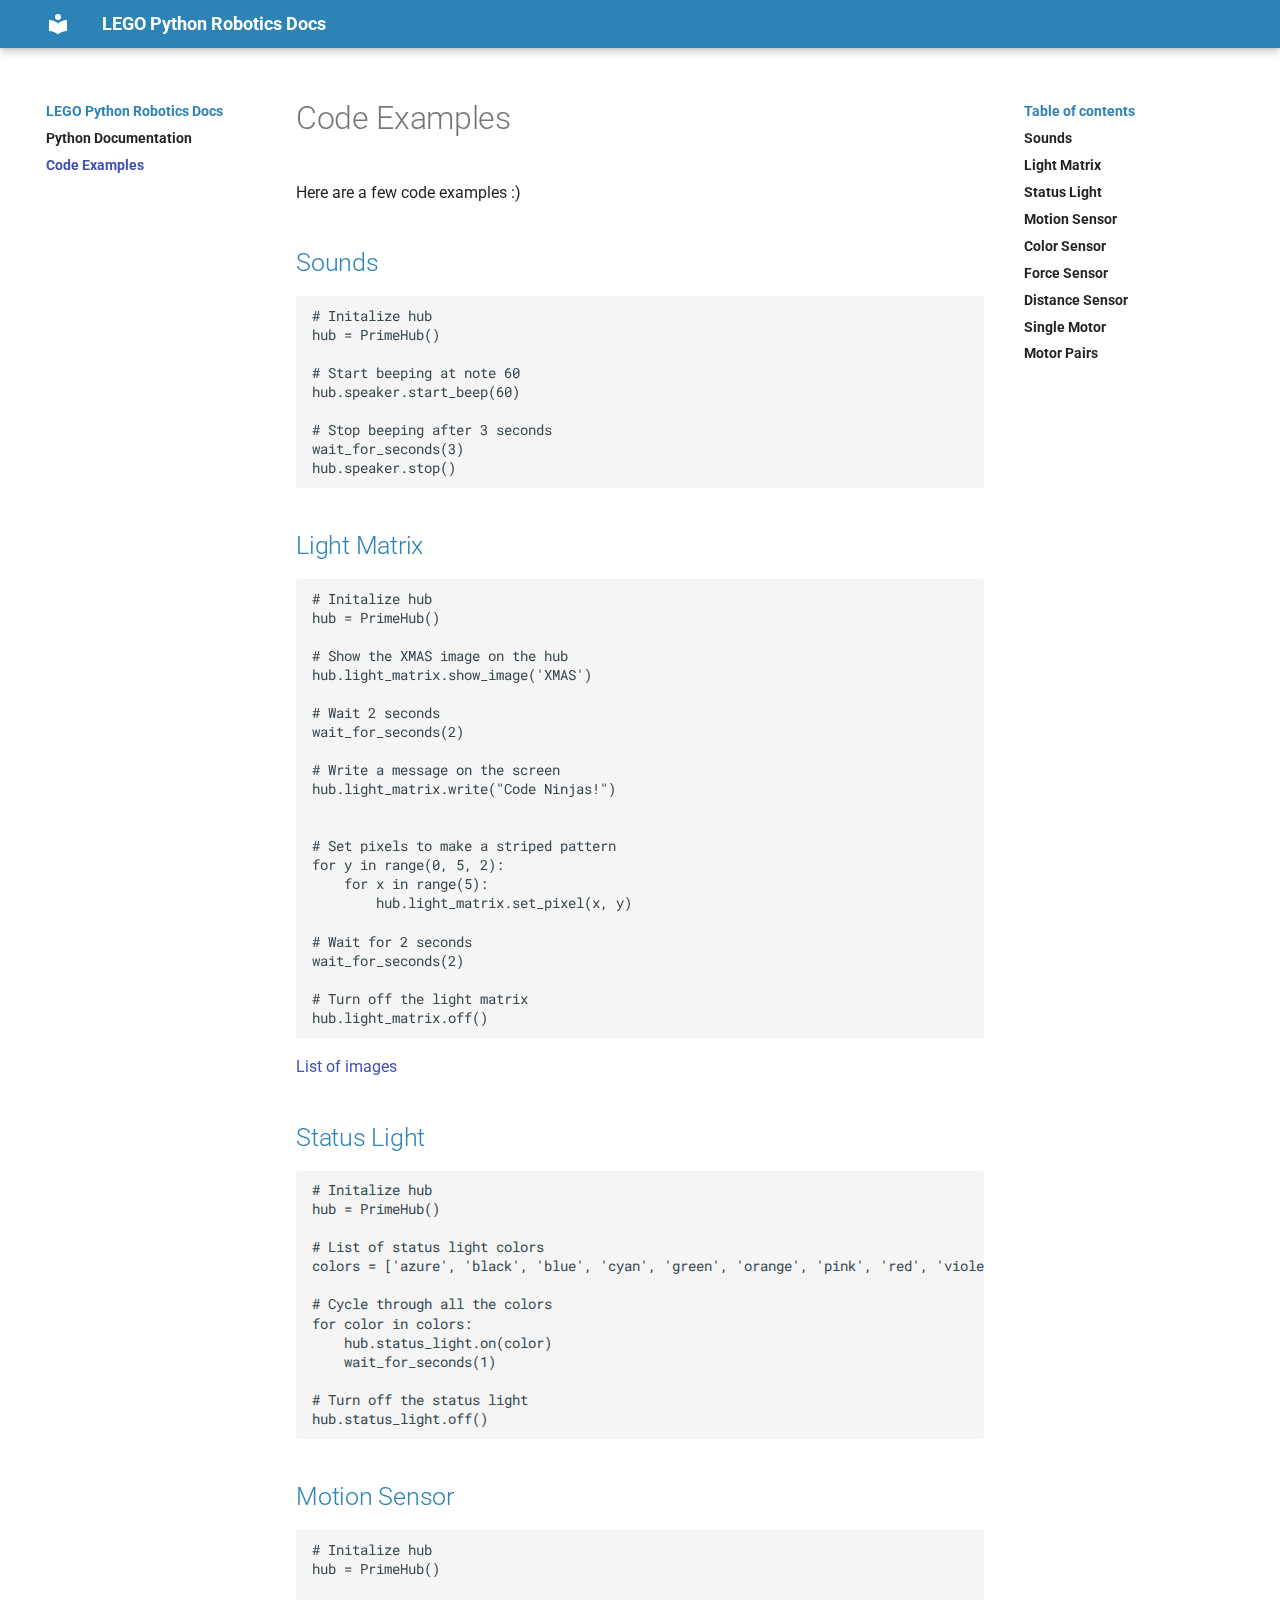
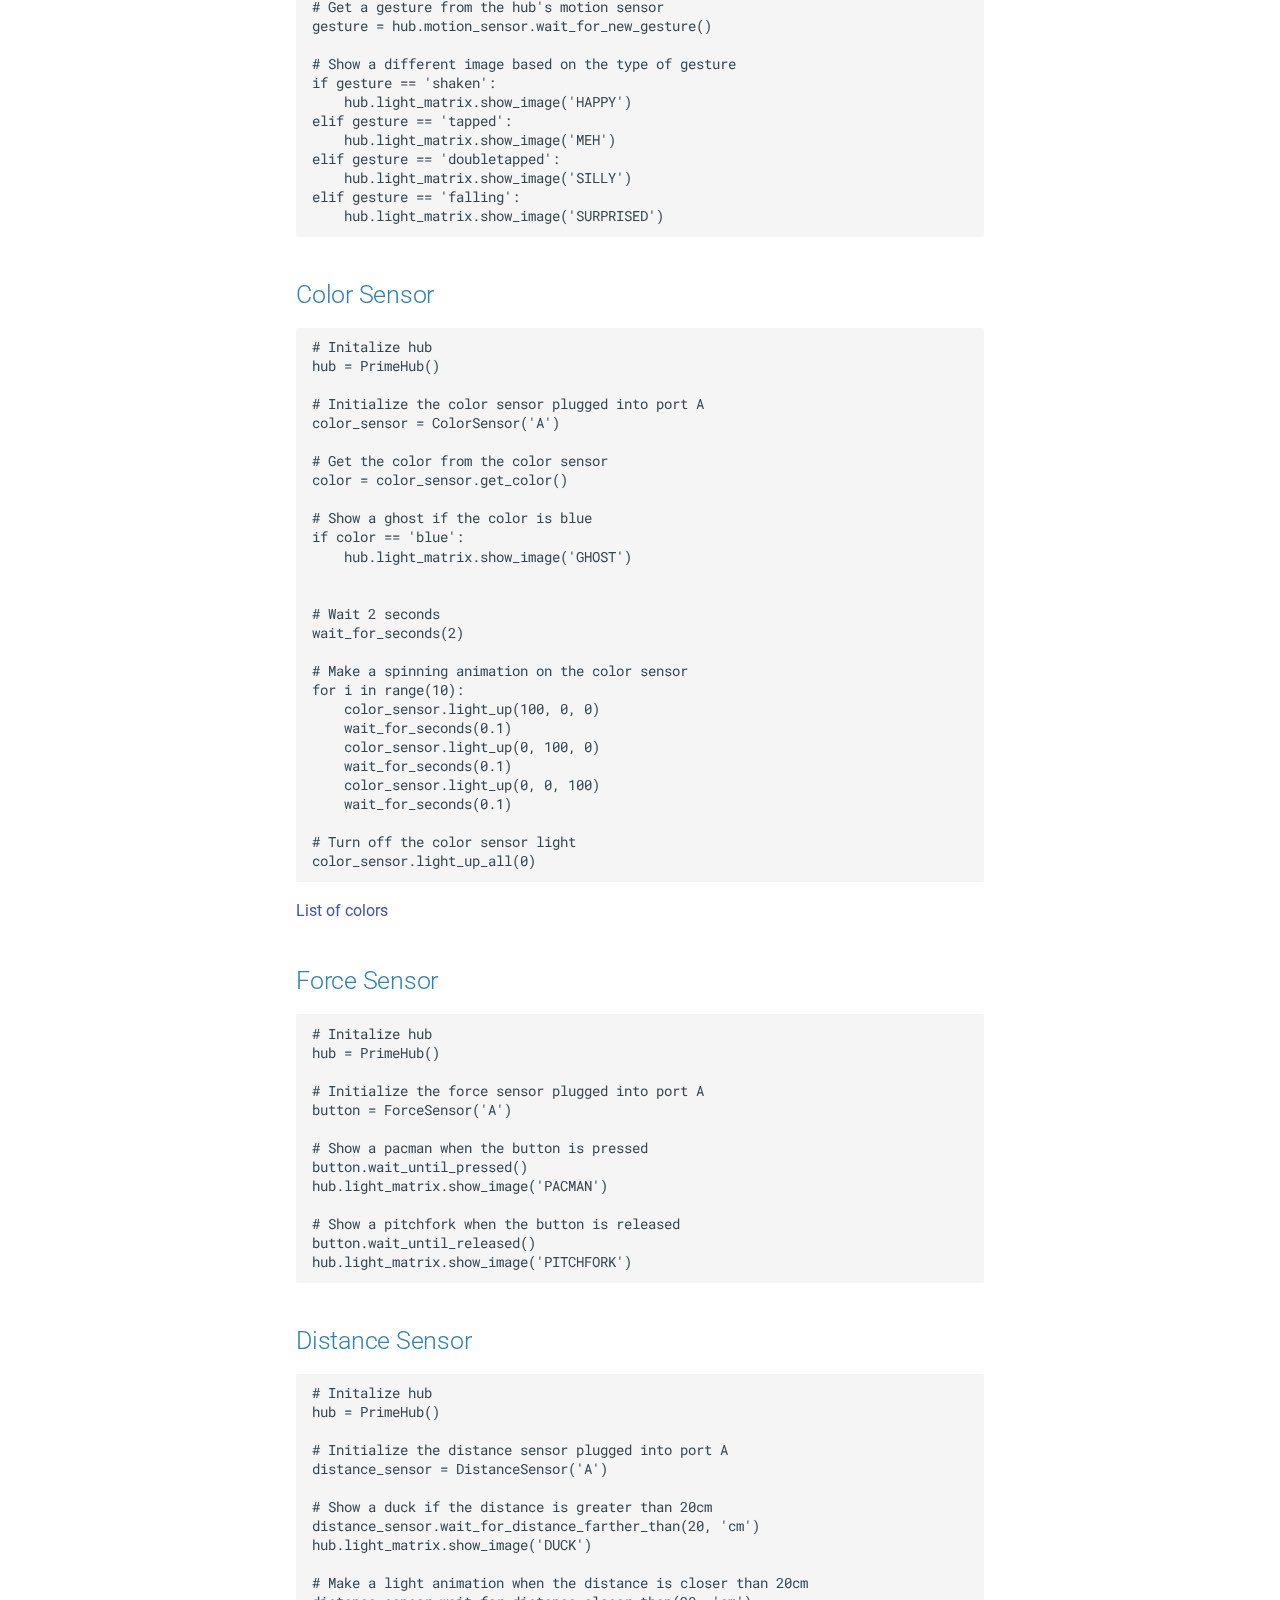
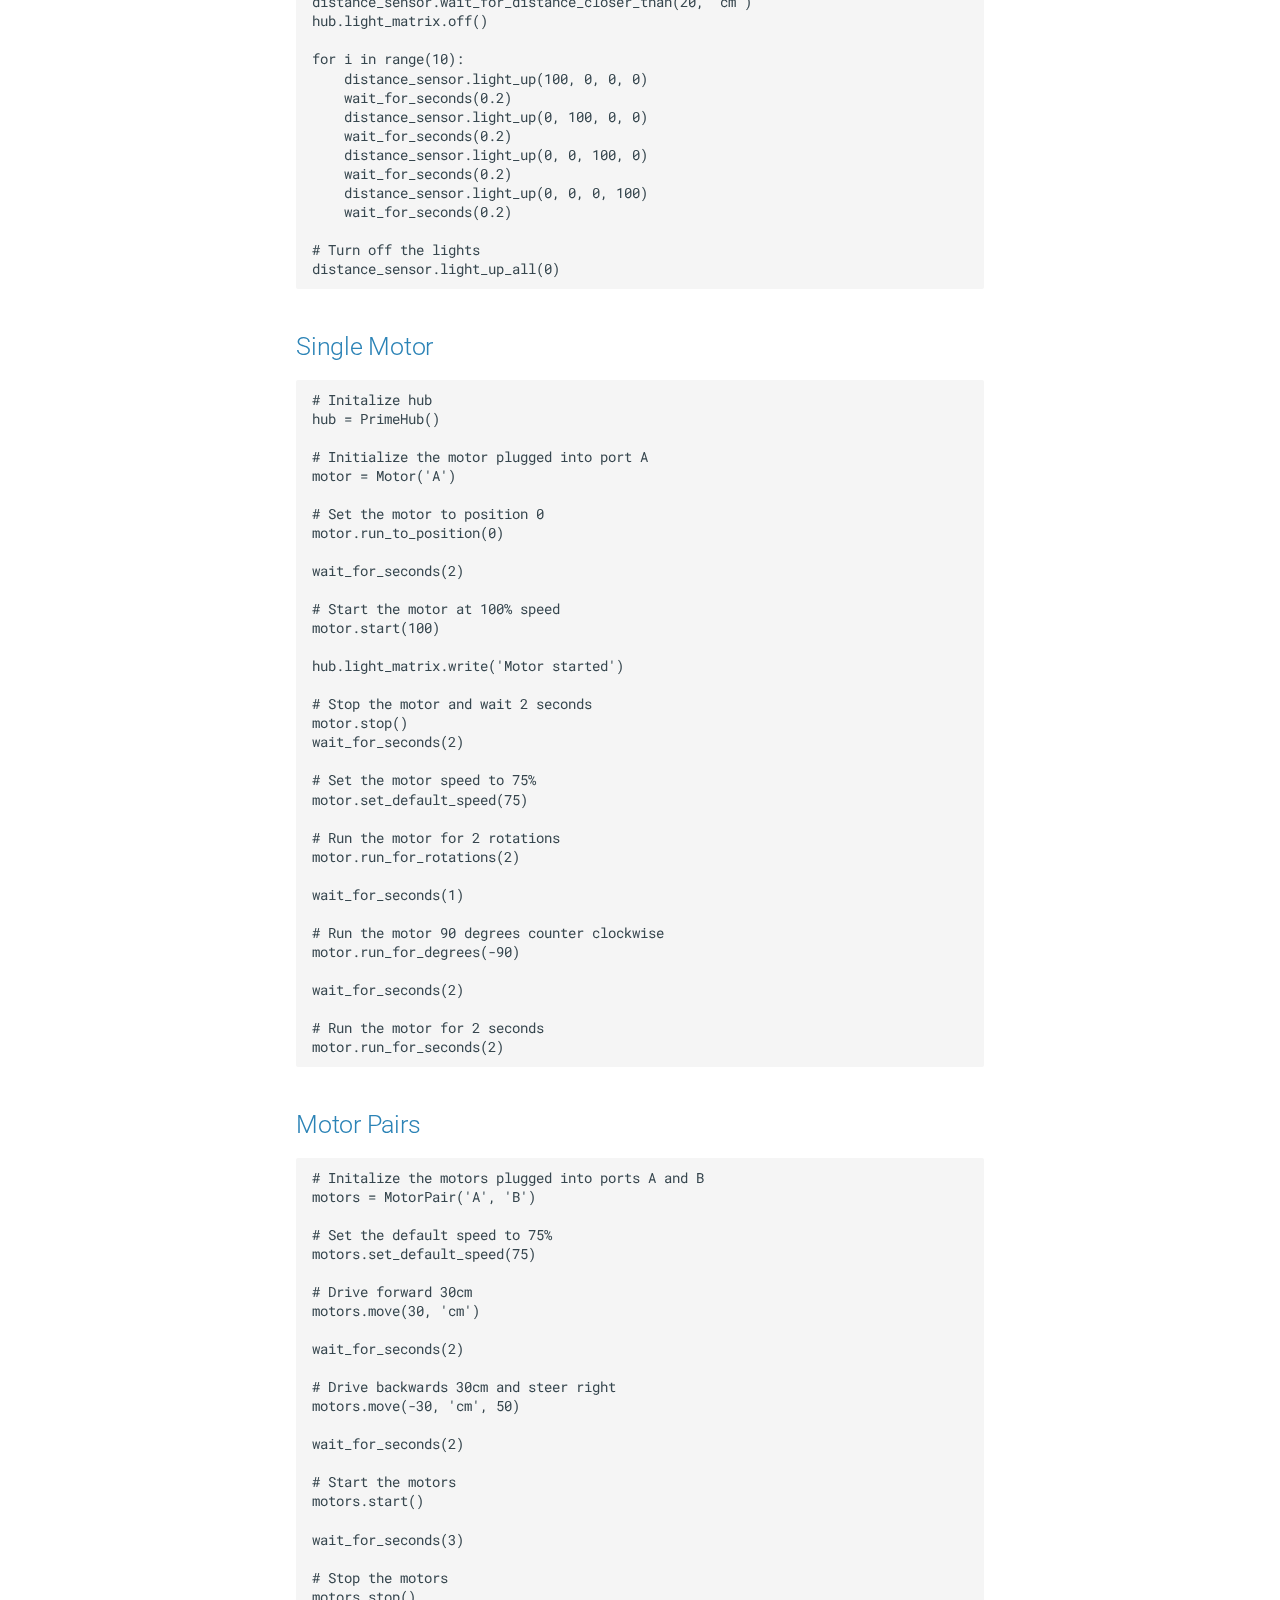
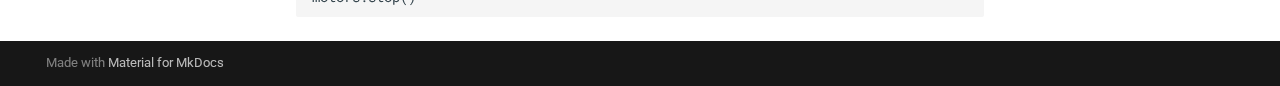
<file: examples/index.html>
<!doctype html>
<html lang="en" class="no-js">
  <head>
    
      <meta charset="utf-8">
      <meta name="viewport" content="width=device-width,initial-scale=1">
      
      
      
        <link rel="canonical" href="http://mathewmaki.github.io/lego-robotics-day-camp/examples/">
      
      
        <link rel="prev" href="..">
      
      
      <link rel="icon" href="../assets/images/favicon.png">
      <meta name="generator" content="mkdocs-1.5.2, mkdocs-material-9.1.21">
    
    
      
        <title>Code Examples - LEGO Python Robotics Docs</title>
      
    
    
      <link rel="stylesheet" href="../assets/stylesheets/main.eebd395e.min.css">
      
      

    
    
    
      
        
        
        <link rel="preconnect" href="https://fonts.gstatic.com" crossorigin>
        <link rel="stylesheet" href="https://fonts.googleapis.com/css?family=Roboto:300,300i,400,400i,700,700i%7CRoboto+Mono:400,400i,700,700i&display=fallback">
        <style>:root{--md-text-font:"Roboto";--md-code-font:"Roboto Mono"}</style>
      
    
    
      <link rel="stylesheet" href="../assets/_mkdocstrings.css">
    
      <link rel="stylesheet" href="../css/extra.css">
    
    <script>__md_scope=new URL("..",location),__md_hash=e=>[...e].reduce((e,_)=>(e<<5)-e+_.charCodeAt(0),0),__md_get=(e,_=localStorage,t=__md_scope)=>JSON.parse(_.getItem(t.pathname+"."+e)),__md_set=(e,_,t=localStorage,a=__md_scope)=>{try{t.setItem(a.pathname+"."+e,JSON.stringify(_))}catch(e){}}</script>
    
      

    
    
    
  </head>
  
  
    <body dir="ltr">
  
    
    
      <script>var palette=__md_get("__palette");if(palette&&"object"==typeof palette.color)for(var key of Object.keys(palette.color))document.body.setAttribute("data-md-color-"+key,palette.color[key])</script>
    
    <input class="md-toggle" data-md-toggle="drawer" type="checkbox" id="__drawer" autocomplete="off">
    <input class="md-toggle" data-md-toggle="search" type="checkbox" id="__search" autocomplete="off">
    <label class="md-overlay" for="__drawer"></label>
    <div data-md-component="skip">
      
        
        <a href="#code-examples" class="md-skip">
          Skip to content
        </a>
      
    </div>
    <div data-md-component="announce">
      
    </div>
    
    
      

  

<header class="md-header md-header--shadow" data-md-component="header">
  <nav class="md-header__inner md-grid" aria-label="Header">
    <a href=".." title="LEGO Python Robotics Docs" class="md-header__button md-logo" aria-label="LEGO Python Robotics Docs" data-md-component="logo">
      
  
  <svg xmlns="http://www.w3.org/2000/svg" viewBox="0 0 24 24"><path d="M12 8a3 3 0 0 0 3-3 3 3 0 0 0-3-3 3 3 0 0 0-3 3 3 3 0 0 0 3 3m0 3.54C9.64 9.35 6.5 8 3 8v11c3.5 0 6.64 1.35 9 3.54 2.36-2.19 5.5-3.54 9-3.54V8c-3.5 0-6.64 1.35-9 3.54Z"/></svg>

    </a>
    <label class="md-header__button md-icon" for="__drawer">
      <svg xmlns="http://www.w3.org/2000/svg" viewBox="0 0 24 24"><path d="M3 6h18v2H3V6m0 5h18v2H3v-2m0 5h18v2H3v-2Z"/></svg>
    </label>
    <div class="md-header__title" data-md-component="header-title">
      <div class="md-header__ellipsis">
        <div class="md-header__topic">
          <span class="md-ellipsis">
            LEGO Python Robotics Docs
          </span>
        </div>
        <div class="md-header__topic" data-md-component="header-topic">
          <span class="md-ellipsis">
            
              Code Examples
            
          </span>
        </div>
      </div>
    </div>
    
    
    
    
  </nav>
  
</header>
    
    <div class="md-container" data-md-component="container">
      
      
        
          
        
      
      <main class="md-main" data-md-component="main">
        <div class="md-main__inner md-grid">
          
            
              
              <div class="md-sidebar md-sidebar--primary" data-md-component="sidebar" data-md-type="navigation" >
                <div class="md-sidebar__scrollwrap">
                  <div class="md-sidebar__inner">
                    


<nav class="md-nav md-nav--primary" aria-label="Navigation" data-md-level="0">
  <label class="md-nav__title" for="__drawer">
    <a href=".." title="LEGO Python Robotics Docs" class="md-nav__button md-logo" aria-label="LEGO Python Robotics Docs" data-md-component="logo">
      
  
  <svg xmlns="http://www.w3.org/2000/svg" viewBox="0 0 24 24"><path d="M12 8a3 3 0 0 0 3-3 3 3 0 0 0-3-3 3 3 0 0 0-3 3 3 3 0 0 0 3 3m0 3.54C9.64 9.35 6.5 8 3 8v11c3.5 0 6.64 1.35 9 3.54 2.36-2.19 5.5-3.54 9-3.54V8c-3.5 0-6.64 1.35-9 3.54Z"/></svg>

    </a>
    LEGO Python Robotics Docs
  </label>
  
  <ul class="md-nav__list" data-md-scrollfix>
    
      
      
      

  
  
  
    <li class="md-nav__item">
      <a href=".." class="md-nav__link">
        Python Documentation
      </a>
    </li>
  

    
      
      
      

  
  
    
  
  
    <li class="md-nav__item md-nav__item--active">
      
      <input class="md-nav__toggle md-toggle" type="checkbox" id="__toc">
      
      
        
      
      
        <label class="md-nav__link md-nav__link--active" for="__toc">
          Code Examples
          <span class="md-nav__icon md-icon"></span>
        </label>
      
      <a href="./" class="md-nav__link md-nav__link--active">
        Code Examples
      </a>
      
        

<nav class="md-nav md-nav--secondary" aria-label="Table of contents">
  
  
  
    
  
  
    <label class="md-nav__title" for="__toc">
      <span class="md-nav__icon md-icon"></span>
      Table of contents
    </label>
    <ul class="md-nav__list" data-md-component="toc" data-md-scrollfix>
      
        <li class="md-nav__item">
  <a href="#sounds" class="md-nav__link">
    Sounds
  </a>
  
</li>
      
        <li class="md-nav__item">
  <a href="#light-matrix" class="md-nav__link">
    Light Matrix
  </a>
  
</li>
      
        <li class="md-nav__item">
  <a href="#status-light" class="md-nav__link">
    Status Light
  </a>
  
</li>
      
        <li class="md-nav__item">
  <a href="#motion-sensor" class="md-nav__link">
    Motion Sensor
  </a>
  
</li>
      
        <li class="md-nav__item">
  <a href="#color-sensor" class="md-nav__link">
    Color Sensor
  </a>
  
</li>
      
        <li class="md-nav__item">
  <a href="#force-sensor" class="md-nav__link">
    Force Sensor
  </a>
  
</li>
      
        <li class="md-nav__item">
  <a href="#distance-sensor" class="md-nav__link">
    Distance Sensor
  </a>
  
</li>
      
        <li class="md-nav__item">
  <a href="#single-motor" class="md-nav__link">
    Single Motor
  </a>
  
</li>
      
        <li class="md-nav__item">
  <a href="#motor-pairs" class="md-nav__link">
    Motor Pairs
  </a>
  
</li>
      
    </ul>
  
</nav>
      
    </li>
  

    
  </ul>
</nav>
                  </div>
                </div>
              </div>
            
            
              
              <div class="md-sidebar md-sidebar--secondary" data-md-component="sidebar" data-md-type="toc" >
                <div class="md-sidebar__scrollwrap">
                  <div class="md-sidebar__inner">
                    

<nav class="md-nav md-nav--secondary" aria-label="Table of contents">
  
  
  
    
  
  
    <label class="md-nav__title" for="__toc">
      <span class="md-nav__icon md-icon"></span>
      Table of contents
    </label>
    <ul class="md-nav__list" data-md-component="toc" data-md-scrollfix>
      
        <li class="md-nav__item">
  <a href="#sounds" class="md-nav__link">
    Sounds
  </a>
  
</li>
      
        <li class="md-nav__item">
  <a href="#light-matrix" class="md-nav__link">
    Light Matrix
  </a>
  
</li>
      
        <li class="md-nav__item">
  <a href="#status-light" class="md-nav__link">
    Status Light
  </a>
  
</li>
      
        <li class="md-nav__item">
  <a href="#motion-sensor" class="md-nav__link">
    Motion Sensor
  </a>
  
</li>
      
        <li class="md-nav__item">
  <a href="#color-sensor" class="md-nav__link">
    Color Sensor
  </a>
  
</li>
      
        <li class="md-nav__item">
  <a href="#force-sensor" class="md-nav__link">
    Force Sensor
  </a>
  
</li>
      
        <li class="md-nav__item">
  <a href="#distance-sensor" class="md-nav__link">
    Distance Sensor
  </a>
  
</li>
      
        <li class="md-nav__item">
  <a href="#single-motor" class="md-nav__link">
    Single Motor
  </a>
  
</li>
      
        <li class="md-nav__item">
  <a href="#motor-pairs" class="md-nav__link">
    Motor Pairs
  </a>
  
</li>
      
    </ul>
  
</nav>
                  </div>
                </div>
              </div>
            
          
          
            <div class="md-content" data-md-component="content">
              <article class="md-content__inner md-typeset">
                
                  


<h1 id="code-examples">Code Examples</h1>
<p>Here are a few code examples :)</p>
<h2 id="sounds">Sounds</h2>
<pre><code class="language-python"># Initalize hub
hub = PrimeHub()

# Start beeping at note 60
hub.speaker.start_beep(60)

# Stop beeping after 3 seconds
wait_for_seconds(3)
hub.speaker.stop()
</code></pre>
<h2 id="light-matrix">Light Matrix</h2>
<pre><code class="language-python"># Initalize hub
hub = PrimeHub()

# Show the XMAS image on the hub
hub.light_matrix.show_image('XMAS')

# Wait 2 seconds
wait_for_seconds(2)

# Write a message on the screen
hub.light_matrix.write(&quot;Code Ninjas!&quot;)


# Set pixels to make a striped pattern
for y in range(0, 5, 2):
    for x in range(5):
        hub.light_matrix.set_pixel(x, y)

# Wait for 2 seconds
wait_for_seconds(2)

# Turn off the light matrix
hub.light_matrix.off()
</code></pre>
<p><a href="../#spike.LightMatrix.show_image--parameters">List of images</a></p>
<h2 id="status-light">Status Light</h2>
<pre><code class="language-python"># Initalize hub
hub = PrimeHub()

# List of status light colors
colors = ['azure', 'black', 'blue', 'cyan', 'green', 'orange', 'pink', 'red', 'violet', 'yellow', 'white']

# Cycle through all the colors
for color in colors:
    hub.status_light.on(color)
    wait_for_seconds(1)

# Turn off the status light
hub.status_light.off()
</code></pre>
<h2 id="motion-sensor">Motion Sensor</h2>
<pre><code class="language-python"># Initalize hub
hub = PrimeHub()

# Get a gesture from the hub's motion sensor
gesture = hub.motion_sensor.wait_for_new_gesture()

# Show a different image based on the type of gesture
if gesture == 'shaken':
    hub.light_matrix.show_image('HAPPY')
elif gesture == 'tapped':
    hub.light_matrix.show_image('MEH')
elif gesture == 'doubletapped':
    hub.light_matrix.show_image('SILLY')
elif gesture == 'falling':
    hub.light_matrix.show_image('SURPRISED')
</code></pre>
<h2 id="color-sensor">Color Sensor</h2>
<pre><code class="language-python"># Initalize hub
hub = PrimeHub()

# Initialize the color sensor plugged into port A
color_sensor = ColorSensor('A')

# Get the color from the color sensor
color = color_sensor.get_color()

# Show a ghost if the color is blue
if color == 'blue':
    hub.light_matrix.show_image('GHOST')


# Wait 2 seconds
wait_for_seconds(2)

# Make a spinning animation on the color sensor
for i in range(10):
    color_sensor.light_up(100, 0, 0)
    wait_for_seconds(0.1)
    color_sensor.light_up(0, 100, 0)
    wait_for_seconds(0.1)
    color_sensor.light_up(0, 0, 100)
    wait_for_seconds(0.1)

# Turn off the color sensor light
color_sensor.light_up_all(0)
</code></pre>
<p><a href="../#spike.ColorSensor.wait_until_color--parameters">List of colors</a></p>
<h2 id="force-sensor">Force Sensor</h2>
<pre><code class="language-python"># Initalize hub
hub = PrimeHub()

# Initialize the force sensor plugged into port A
button = ForceSensor('A')

# Show a pacman when the button is pressed
button.wait_until_pressed()
hub.light_matrix.show_image('PACMAN')

# Show a pitchfork when the button is released
button.wait_until_released()
hub.light_matrix.show_image('PITCHFORK')
</code></pre>
<h2 id="distance-sensor">Distance Sensor</h2>
<pre><code class="language-python"># Initalize hub
hub = PrimeHub()

# Initialize the distance sensor plugged into port A
distance_sensor = DistanceSensor('A')

# Show a duck if the distance is greater than 20cm
distance_sensor.wait_for_distance_farther_than(20, 'cm')
hub.light_matrix.show_image('DUCK')

# Make a light animation when the distance is closer than 20cm
distance_sensor.wait_for_distance_closer_than(20, 'cm')
hub.light_matrix.off()

for i in range(10):
    distance_sensor.light_up(100, 0, 0, 0)
    wait_for_seconds(0.2)
    distance_sensor.light_up(0, 100, 0, 0)
    wait_for_seconds(0.2)
    distance_sensor.light_up(0, 0, 100, 0)
    wait_for_seconds(0.2)
    distance_sensor.light_up(0, 0, 0, 100)
    wait_for_seconds(0.2)

# Turn off the lights
distance_sensor.light_up_all(0)
</code></pre>
<h2 id="single-motor">Single Motor</h2>
<pre><code class="language-python"># Initalize hub
hub = PrimeHub()

# Initialize the motor plugged into port A
motor = Motor('A')

# Set the motor to position 0
motor.run_to_position(0)

wait_for_seconds(2)

# Start the motor at 100% speed
motor.start(100)

hub.light_matrix.write('Motor started')

# Stop the motor and wait 2 seconds
motor.stop()
wait_for_seconds(2)

# Set the motor speed to 75%
motor.set_default_speed(75)

# Run the motor for 2 rotations
motor.run_for_rotations(2)

wait_for_seconds(1)

# Run the motor 90 degrees counter clockwise
motor.run_for_degrees(-90)

wait_for_seconds(2)

# Run the motor for 2 seconds
motor.run_for_seconds(2)
</code></pre>
<h2 id="motor-pairs">Motor Pairs</h2>
<pre><code class="language-python"># Initalize the motors plugged into ports A and B
motors = MotorPair('A', 'B')

# Set the default speed to 75%
motors.set_default_speed(75)

# Drive forward 30cm
motors.move(30, 'cm')

wait_for_seconds(2)

# Drive backwards 30cm and steer right
motors.move(-30, 'cm', 50)

wait_for_seconds(2)

# Start the motors
motors.start()

wait_for_seconds(3)

# Stop the motors
motors.stop()
</code></pre>





                
              </article>
            </div>
          
          
        </div>
        
      </main>
      
        <footer class="md-footer">
  
  <div class="md-footer-meta md-typeset">
    <div class="md-footer-meta__inner md-grid">
      <div class="md-copyright">
  
  
    Made with
    <a href="https://squidfunk.github.io/mkdocs-material/" target="_blank" rel="noopener">
      Material for MkDocs
    </a>
  
</div>
      
    </div>
  </div>
</footer>
      
    </div>
    <div class="md-dialog" data-md-component="dialog">
      <div class="md-dialog__inner md-typeset"></div>
    </div>
    
    <script id="__config" type="application/json">{"base": "..", "features": [], "search": "../assets/javascripts/workers/search.74e28a9f.min.js", "translations": {"clipboard.copied": "Copied to clipboard", "clipboard.copy": "Copy to clipboard", "search.result.more.one": "1 more on this page", "search.result.more.other": "# more on this page", "search.result.none": "No matching documents", "search.result.one": "1 matching document", "search.result.other": "# matching documents", "search.result.placeholder": "Type to start searching", "search.result.term.missing": "Missing", "select.version": "Select version"}}</script>
    
    
      <script src="../assets/javascripts/bundle.220ee61c.min.js"></script>
      
    
  </body>
</html>
</file>
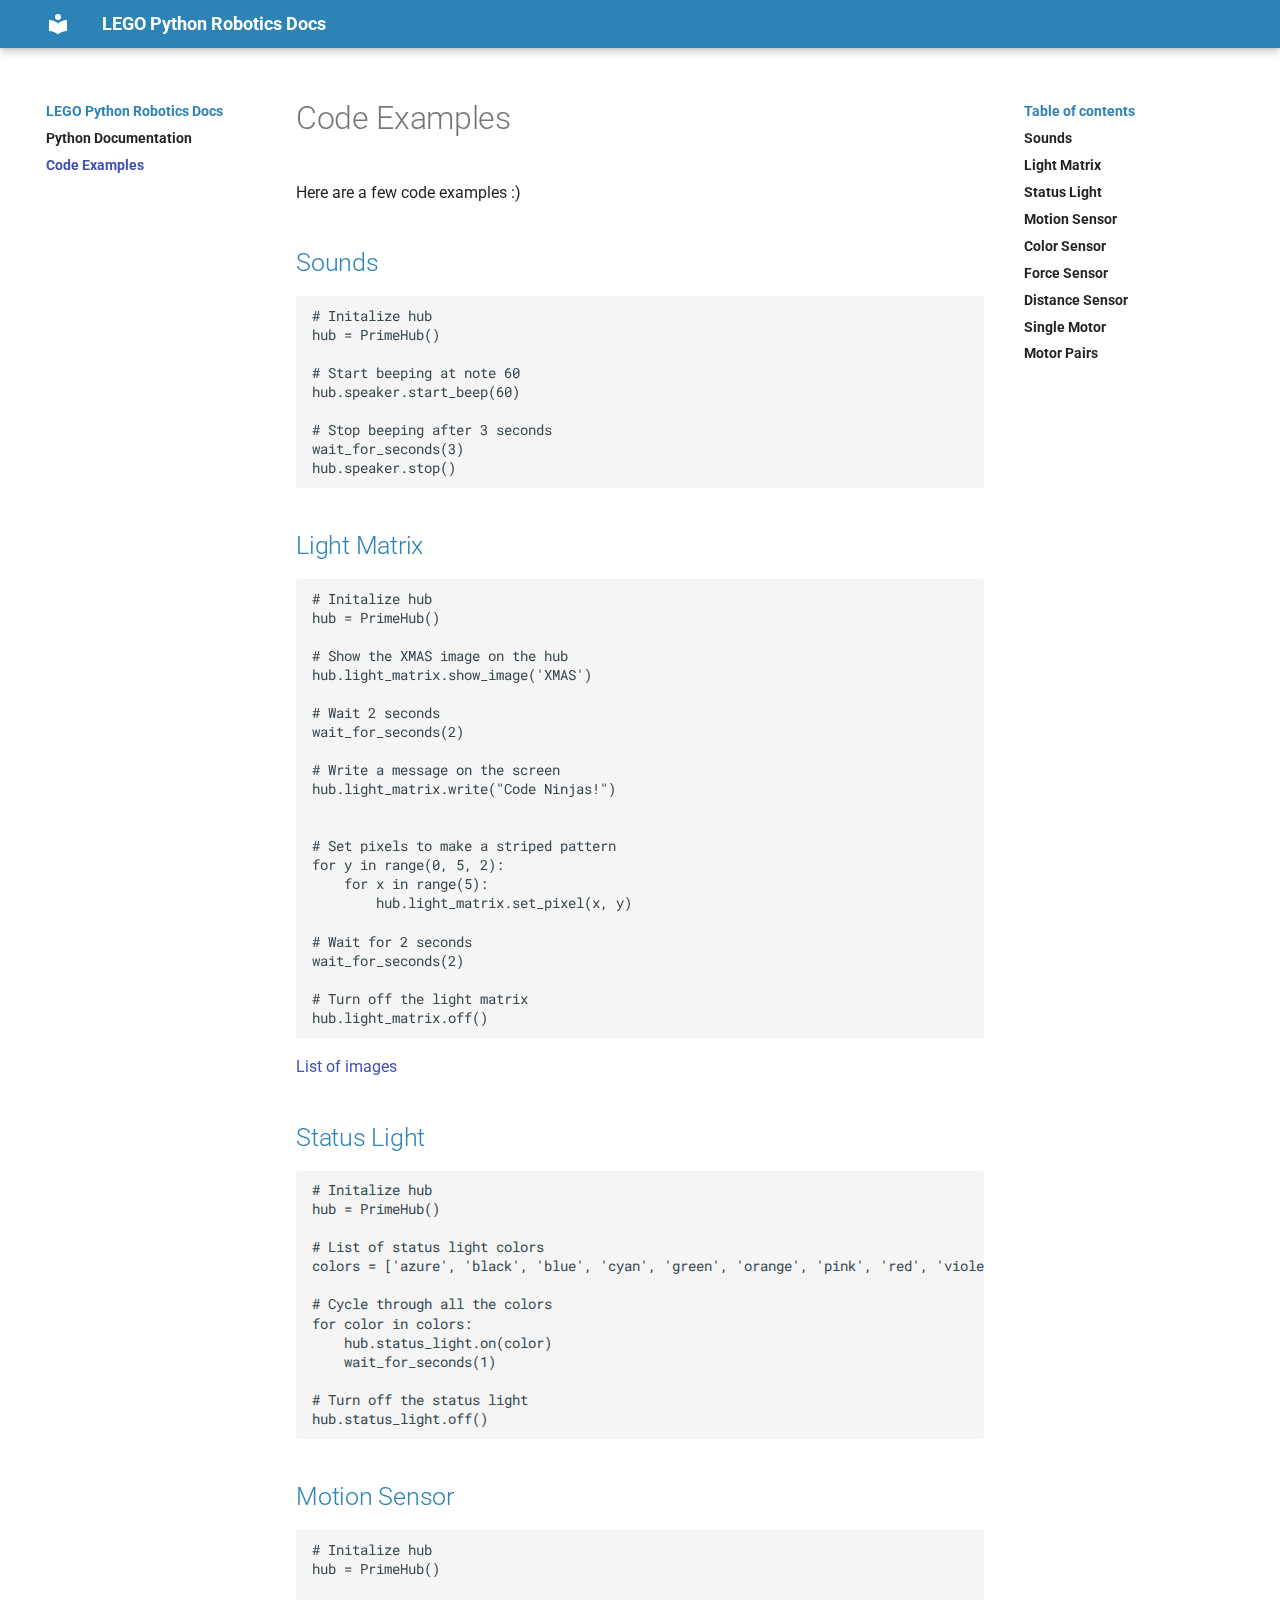
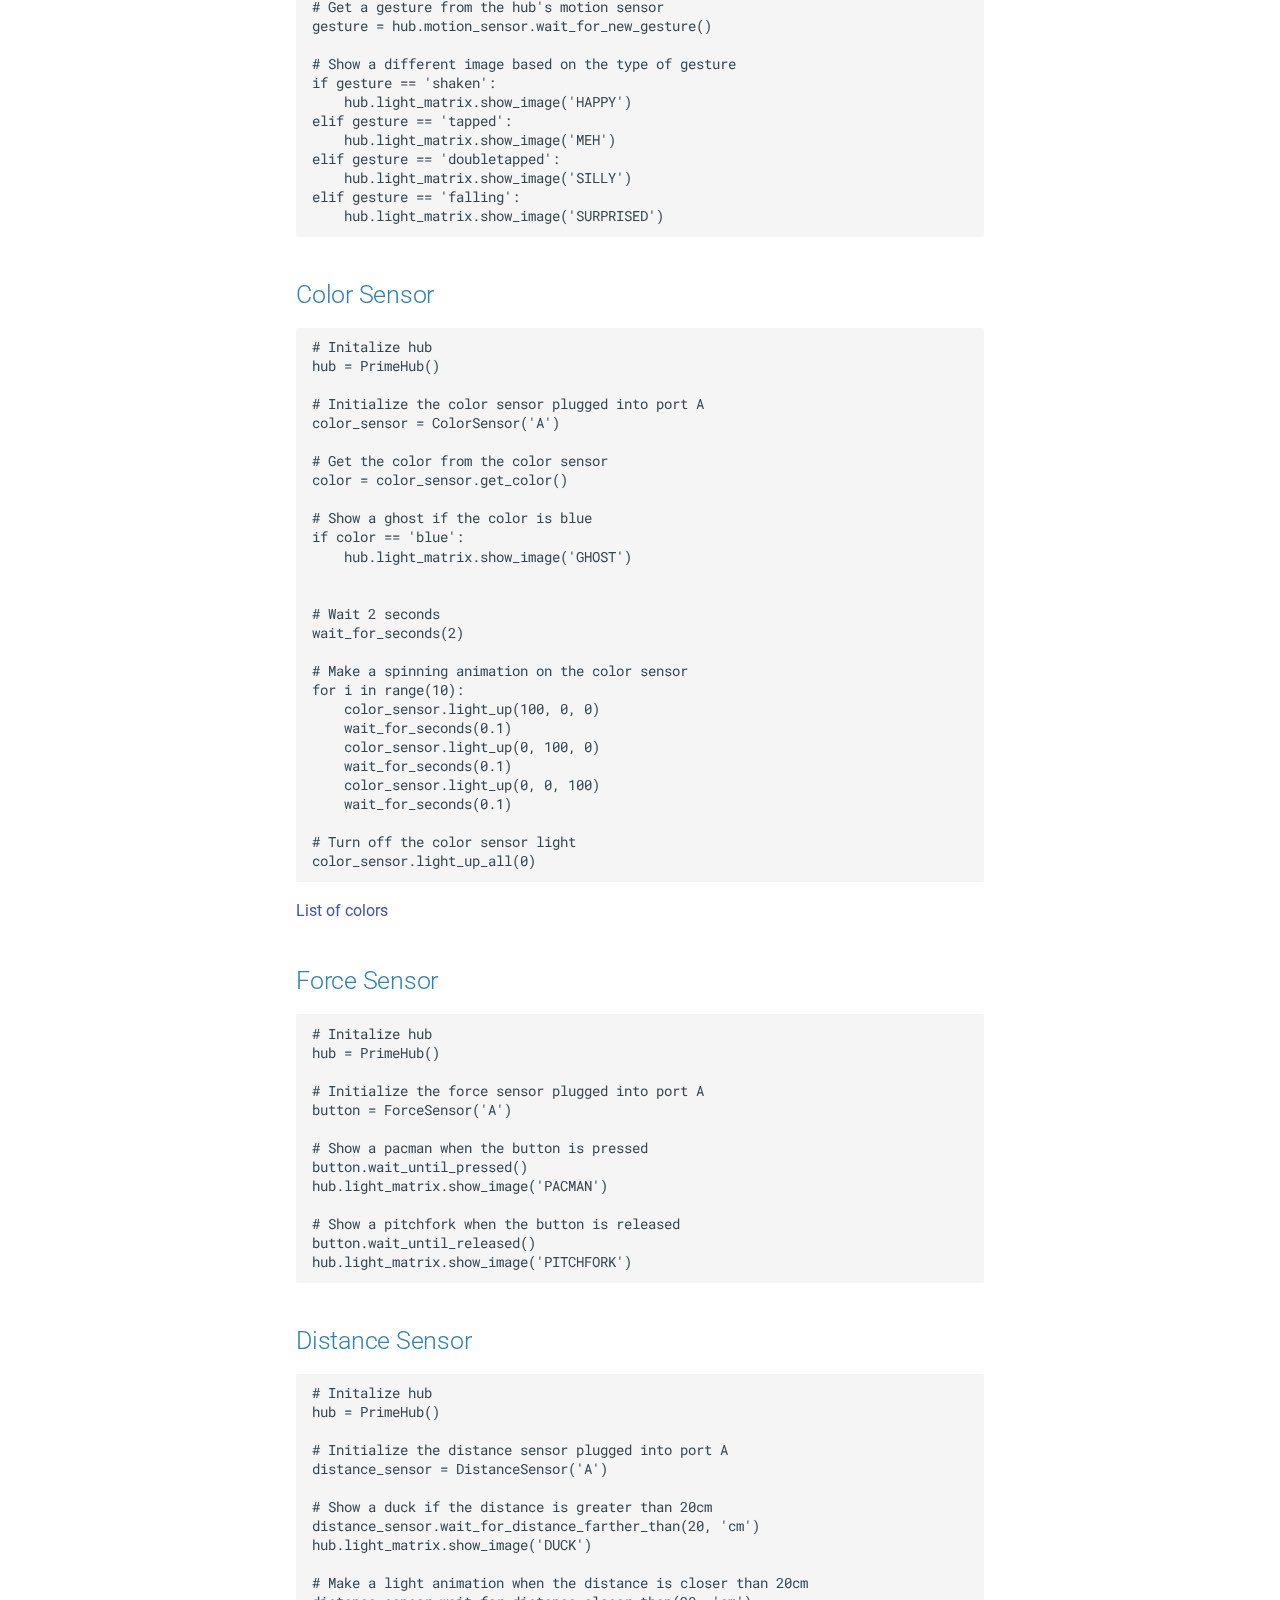
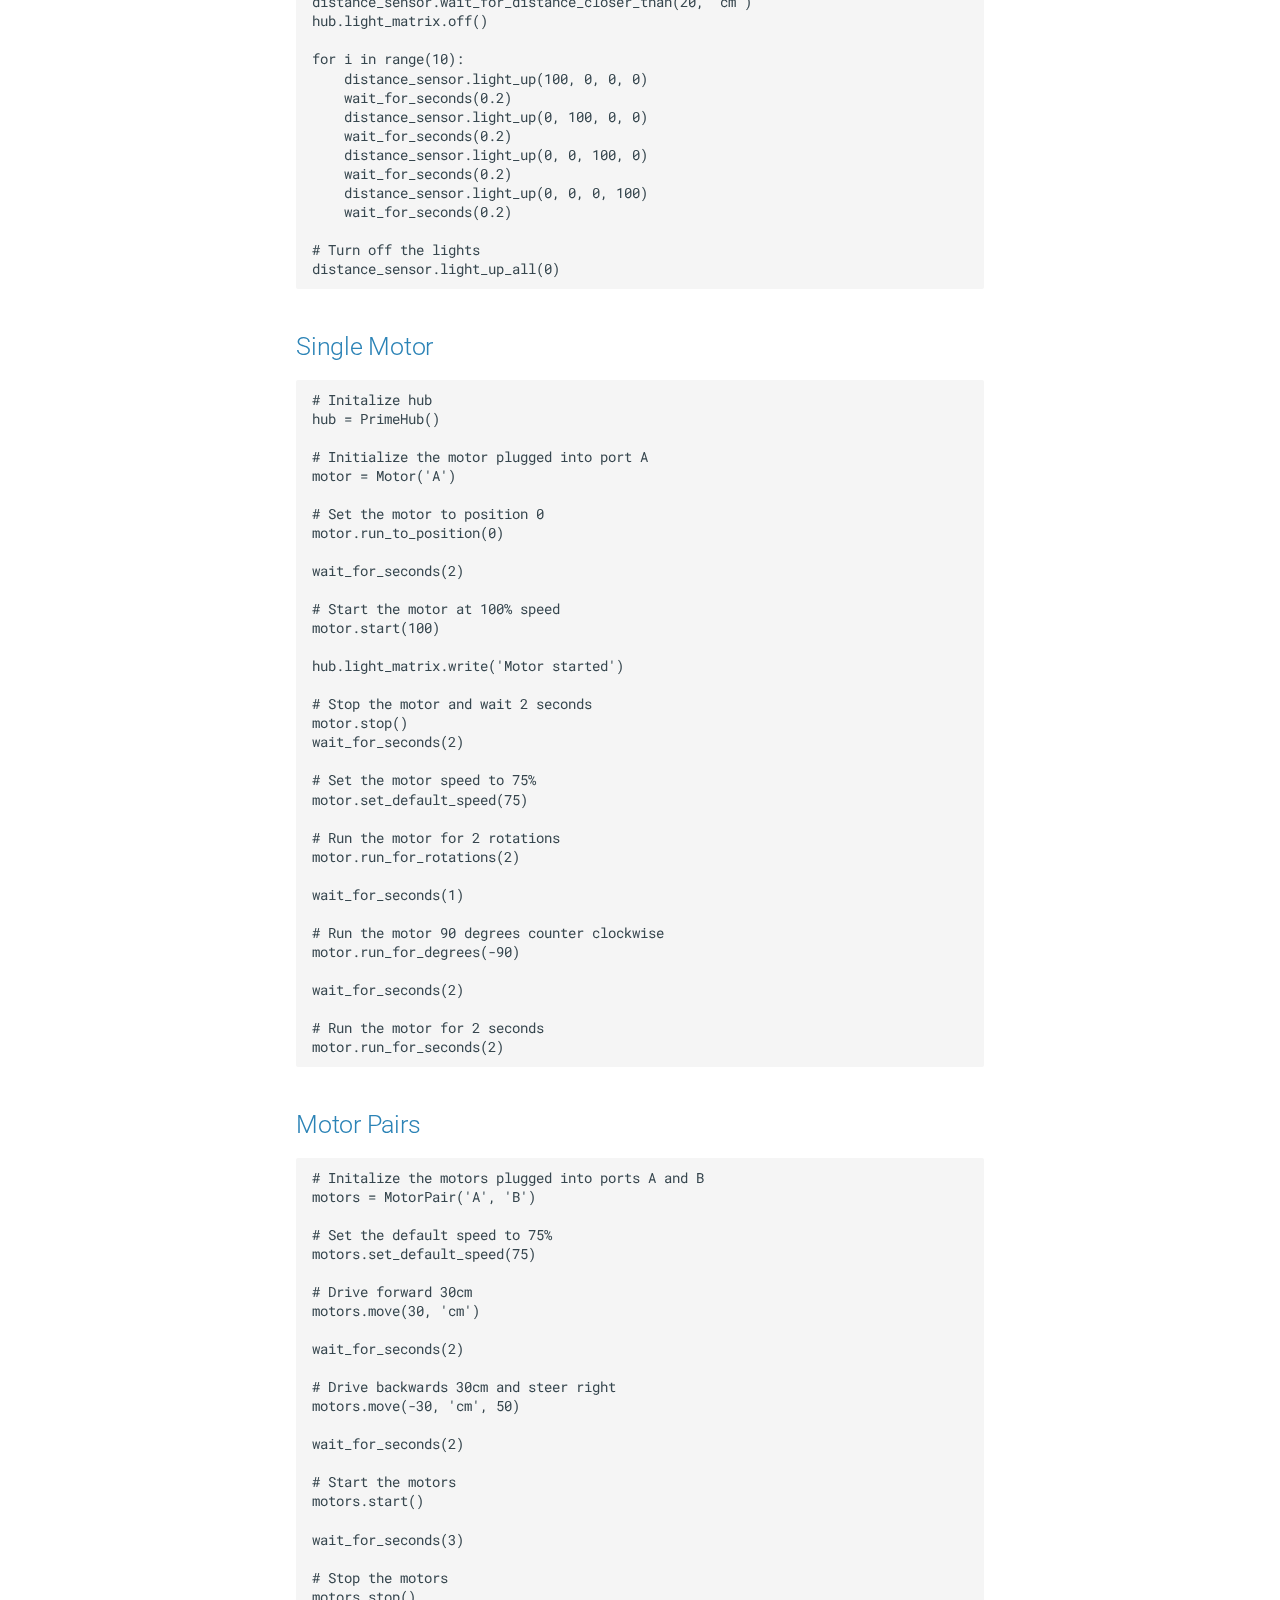
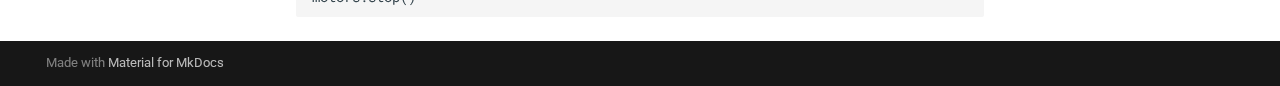
<file: site/examples/index.html>
<!doctype html>
<html lang="en" class="no-js">
  <head>
    
      <meta charset="utf-8">
      <meta name="viewport" content="width=device-width,initial-scale=1">
      
      
      
      
        <link rel="prev" href="..">
      
      
      <link rel="icon" href="../assets/images/favicon.png">
      <meta name="generator" content="mkdocs-1.4.3, mkdocs-material-9.1.17">
    
    
      
        <title>Code Examples - LEGO Python Robotics Docs</title>
      
    
    
      <link rel="stylesheet" href="../assets/stylesheets/main.26e3688c.min.css">
      
      

    
    
    
      
        
        
        <link rel="preconnect" href="https://fonts.gstatic.com" crossorigin>
        <link rel="stylesheet" href="https://fonts.googleapis.com/css?family=Roboto:300,300i,400,400i,700,700i%7CRoboto+Mono:400,400i,700,700i&display=fallback">
        <style>:root{--md-text-font:"Roboto";--md-code-font:"Roboto Mono"}</style>
      
    
    
      <link rel="stylesheet" href="../assets/_mkdocstrings.css">
    
      <link rel="stylesheet" href="../css/extra.css">
    
    <script>__md_scope=new URL("..",location),__md_hash=e=>[...e].reduce((e,_)=>(e<<5)-e+_.charCodeAt(0),0),__md_get=(e,_=localStorage,t=__md_scope)=>JSON.parse(_.getItem(t.pathname+"."+e)),__md_set=(e,_,t=localStorage,a=__md_scope)=>{try{t.setItem(a.pathname+"."+e,JSON.stringify(_))}catch(e){}}</script>
    
      

    
    
    
  </head>
  
  
    <body dir="ltr">
  
    
    
      <script>var palette=__md_get("__palette");if(palette&&"object"==typeof palette.color)for(var key of Object.keys(palette.color))document.body.setAttribute("data-md-color-"+key,palette.color[key])</script>
    
    <input class="md-toggle" data-md-toggle="drawer" type="checkbox" id="__drawer" autocomplete="off">
    <input class="md-toggle" data-md-toggle="search" type="checkbox" id="__search" autocomplete="off">
    <label class="md-overlay" for="__drawer"></label>
    <div data-md-component="skip">
      
        
        <a href="#code-examples" class="md-skip">
          Skip to content
        </a>
      
    </div>
    <div data-md-component="announce">
      
    </div>
    
    
      

  

<header class="md-header md-header--shadow" data-md-component="header">
  <nav class="md-header__inner md-grid" aria-label="Header">
    <a href=".." title="LEGO Python Robotics Docs" class="md-header__button md-logo" aria-label="LEGO Python Robotics Docs" data-md-component="logo">
      
  
  <svg xmlns="http://www.w3.org/2000/svg" viewBox="0 0 24 24"><path d="M12 8a3 3 0 0 0 3-3 3 3 0 0 0-3-3 3 3 0 0 0-3 3 3 3 0 0 0 3 3m0 3.54C9.64 9.35 6.5 8 3 8v11c3.5 0 6.64 1.35 9 3.54 2.36-2.19 5.5-3.54 9-3.54V8c-3.5 0-6.64 1.35-9 3.54Z"/></svg>

    </a>
    <label class="md-header__button md-icon" for="__drawer">
      <svg xmlns="http://www.w3.org/2000/svg" viewBox="0 0 24 24"><path d="M3 6h18v2H3V6m0 5h18v2H3v-2m0 5h18v2H3v-2Z"/></svg>
    </label>
    <div class="md-header__title" data-md-component="header-title">
      <div class="md-header__ellipsis">
        <div class="md-header__topic">
          <span class="md-ellipsis">
            LEGO Python Robotics Docs
          </span>
        </div>
        <div class="md-header__topic" data-md-component="header-topic">
          <span class="md-ellipsis">
            
              Code Examples
            
          </span>
        </div>
      </div>
    </div>
    
    
    
    
  </nav>
  
</header>
    
    <div class="md-container" data-md-component="container">
      
      
        
          
        
      
      <main class="md-main" data-md-component="main">
        <div class="md-main__inner md-grid">
          
            
              
              <div class="md-sidebar md-sidebar--primary" data-md-component="sidebar" data-md-type="navigation" >
                <div class="md-sidebar__scrollwrap">
                  <div class="md-sidebar__inner">
                    


<nav class="md-nav md-nav--primary" aria-label="Navigation" data-md-level="0">
  <label class="md-nav__title" for="__drawer">
    <a href=".." title="LEGO Python Robotics Docs" class="md-nav__button md-logo" aria-label="LEGO Python Robotics Docs" data-md-component="logo">
      
  
  <svg xmlns="http://www.w3.org/2000/svg" viewBox="0 0 24 24"><path d="M12 8a3 3 0 0 0 3-3 3 3 0 0 0-3-3 3 3 0 0 0-3 3 3 3 0 0 0 3 3m0 3.54C9.64 9.35 6.5 8 3 8v11c3.5 0 6.64 1.35 9 3.54 2.36-2.19 5.5-3.54 9-3.54V8c-3.5 0-6.64 1.35-9 3.54Z"/></svg>

    </a>
    LEGO Python Robotics Docs
  </label>
  
  <ul class="md-nav__list" data-md-scrollfix>
    
      
      
      

  
  
  
    <li class="md-nav__item">
      <a href=".." class="md-nav__link">
        Python Documentation
      </a>
    </li>
  

    
      
      
      

  
  
    
  
  
    <li class="md-nav__item md-nav__item--active">
      
      <input class="md-nav__toggle md-toggle" type="checkbox" id="__toc">
      
      
        
      
      
        <label class="md-nav__link md-nav__link--active" for="__toc">
          Code Examples
          <span class="md-nav__icon md-icon"></span>
        </label>
      
      <a href="./" class="md-nav__link md-nav__link--active">
        Code Examples
      </a>
      
        

<nav class="md-nav md-nav--secondary" aria-label="Table of contents">
  
  
  
    
  
  
    <label class="md-nav__title" for="__toc">
      <span class="md-nav__icon md-icon"></span>
      Table of contents
    </label>
    <ul class="md-nav__list" data-md-component="toc" data-md-scrollfix>
      
        <li class="md-nav__item">
  <a href="#sounds" class="md-nav__link">
    Sounds
  </a>
  
</li>
      
        <li class="md-nav__item">
  <a href="#light-matrix" class="md-nav__link">
    Light Matrix
  </a>
  
</li>
      
        <li class="md-nav__item">
  <a href="#status-light" class="md-nav__link">
    Status Light
  </a>
  
</li>
      
        <li class="md-nav__item">
  <a href="#motion-sensor" class="md-nav__link">
    Motion Sensor
  </a>
  
</li>
      
        <li class="md-nav__item">
  <a href="#color-sensor" class="md-nav__link">
    Color Sensor
  </a>
  
</li>
      
        <li class="md-nav__item">
  <a href="#force-sensor" class="md-nav__link">
    Force Sensor
  </a>
  
</li>
      
        <li class="md-nav__item">
  <a href="#distance-sensor" class="md-nav__link">
    Distance Sensor
  </a>
  
</li>
      
        <li class="md-nav__item">
  <a href="#single-motor" class="md-nav__link">
    Single Motor
  </a>
  
</li>
      
        <li class="md-nav__item">
  <a href="#motor-pairs" class="md-nav__link">
    Motor Pairs
  </a>
  
</li>
      
    </ul>
  
</nav>
      
    </li>
  

    
  </ul>
</nav>
                  </div>
                </div>
              </div>
            
            
              
              <div class="md-sidebar md-sidebar--secondary" data-md-component="sidebar" data-md-type="toc" >
                <div class="md-sidebar__scrollwrap">
                  <div class="md-sidebar__inner">
                    

<nav class="md-nav md-nav--secondary" aria-label="Table of contents">
  
  
  
    
  
  
    <label class="md-nav__title" for="__toc">
      <span class="md-nav__icon md-icon"></span>
      Table of contents
    </label>
    <ul class="md-nav__list" data-md-component="toc" data-md-scrollfix>
      
        <li class="md-nav__item">
  <a href="#sounds" class="md-nav__link">
    Sounds
  </a>
  
</li>
      
        <li class="md-nav__item">
  <a href="#light-matrix" class="md-nav__link">
    Light Matrix
  </a>
  
</li>
      
        <li class="md-nav__item">
  <a href="#status-light" class="md-nav__link">
    Status Light
  </a>
  
</li>
      
        <li class="md-nav__item">
  <a href="#motion-sensor" class="md-nav__link">
    Motion Sensor
  </a>
  
</li>
      
        <li class="md-nav__item">
  <a href="#color-sensor" class="md-nav__link">
    Color Sensor
  </a>
  
</li>
      
        <li class="md-nav__item">
  <a href="#force-sensor" class="md-nav__link">
    Force Sensor
  </a>
  
</li>
      
        <li class="md-nav__item">
  <a href="#distance-sensor" class="md-nav__link">
    Distance Sensor
  </a>
  
</li>
      
        <li class="md-nav__item">
  <a href="#single-motor" class="md-nav__link">
    Single Motor
  </a>
  
</li>
      
        <li class="md-nav__item">
  <a href="#motor-pairs" class="md-nav__link">
    Motor Pairs
  </a>
  
</li>
      
    </ul>
  
</nav>
                  </div>
                </div>
              </div>
            
          
          
            <div class="md-content" data-md-component="content">
              <article class="md-content__inner md-typeset">
                
                  


<h1 id="code-examples">Code Examples</h1>
<p>Here are a few code examples :)</p>
<h2 id="sounds">Sounds</h2>
<pre><code class="language-python"># Initalize hub
hub = PrimeHub()

# Start beeping at note 60
hub.speaker.start_beep(60)

# Stop beeping after 3 seconds
wait_for_seconds(3)
hub.speaker.stop()
</code></pre>
<h2 id="light-matrix">Light Matrix</h2>
<pre><code class="language-python"># Initalize hub
hub = PrimeHub()

# Show the XMAS image on the hub
hub.light_matrix.show_image('XMAS')

# Wait 2 seconds
wait_for_seconds(2)

# Write a message on the screen
hub.light_matrix.write(&quot;Code Ninjas!&quot;)


# Set pixels to make a striped pattern
for y in range(0, 5, 2):
    for x in range(5):
        hub.light_matrix.set_pixel(x, y)

# Wait for 2 seconds
wait_for_seconds(2)

# Turn off the light matrix
hub.light_matrix.off()
</code></pre>
<p><a href="../#spike.LightMatrix.show_image--parameters">List of images</a></p>
<h2 id="status-light">Status Light</h2>
<pre><code class="language-python"># Initalize hub
hub = PrimeHub()

# List of status light colors
colors = ['azure', 'black', 'blue', 'cyan', 'green', 'orange', 'pink', 'red', 'violet', 'yellow', 'white']

# Cycle through all the colors
for color in colors:
    hub.status_light.on(color)
    wait_for_seconds(1)

# Turn off the status light
hub.status_light.off()
</code></pre>
<h2 id="motion-sensor">Motion Sensor</h2>
<pre><code class="language-python"># Initalize hub
hub = PrimeHub()

# Get a gesture from the hub's motion sensor
gesture = hub.motion_sensor.wait_for_new_gesture()

# Show a different image based on the type of gesture
if gesture == 'shaken':
    hub.light_matrix.show_image('HAPPY')
elif gesture == 'tapped':
    hub.light_matrix.show_image('MEH')
elif gesture == 'doubletapped':
    hub.light_matrix.show_image('SILLY')
elif gesture == 'falling':
    hub.light_matrix.show_image('SURPRISED')
</code></pre>
<h2 id="color-sensor">Color Sensor</h2>
<pre><code class="language-python"># Initalize hub
hub = PrimeHub()

# Initialize the color sensor plugged into port A
color_sensor = ColorSensor('A')

# Get the color from the color sensor
color = color_sensor.get_color()

# Show a ghost if the color is blue
if color == 'blue':
    hub.light_matrix.show_image('GHOST')


# Wait 2 seconds
wait_for_seconds(2)

# Make a spinning animation on the color sensor
for i in range(10):
    color_sensor.light_up(100, 0, 0)
    wait_for_seconds(0.1)
    color_sensor.light_up(0, 100, 0)
    wait_for_seconds(0.1)
    color_sensor.light_up(0, 0, 100)
    wait_for_seconds(0.1)

# Turn off the color sensor light
color_sensor.light_up_all(0)
</code></pre>
<p><a href="../#spike.ColorSensor.wait_until_color--parameters">List of colors</a></p>
<h2 id="force-sensor">Force Sensor</h2>
<pre><code class="language-python"># Initalize hub
hub = PrimeHub()

# Initialize the force sensor plugged into port A
button = ForceSensor('A')

# Show a pacman when the button is pressed
button.wait_until_pressed()
hub.light_matrix.show_image('PACMAN')

# Show a pitchfork when the button is released
button.wait_until_released()
hub.light_matrix.show_image('PITCHFORK')
</code></pre>
<h2 id="distance-sensor">Distance Sensor</h2>
<pre><code class="language-python"># Initalize hub
hub = PrimeHub()

# Initialize the distance sensor plugged into port A
distance_sensor = DistanceSensor('A')

# Show a duck if the distance is greater than 20cm
distance_sensor.wait_for_distance_farther_than(20, 'cm')
hub.light_matrix.show_image('DUCK')

# Make a light animation when the distance is closer than 20cm
distance_sensor.wait_for_distance_closer_than(20, 'cm')
hub.light_matrix.off()

for i in range(10):
    distance_sensor.light_up(100, 0, 0, 0)
    wait_for_seconds(0.2)
    distance_sensor.light_up(0, 100, 0, 0)
    wait_for_seconds(0.2)
    distance_sensor.light_up(0, 0, 100, 0)
    wait_for_seconds(0.2)
    distance_sensor.light_up(0, 0, 0, 100)
    wait_for_seconds(0.2)

# Turn off the lights
distance_sensor.light_up_all(0)
</code></pre>
<h2 id="single-motor">Single Motor</h2>
<pre><code class="language-python"># Initalize hub
hub = PrimeHub()

# Initialize the motor plugged into port A
motor = Motor('A')

# Set the motor to position 0
motor.run_to_position(0)

wait_for_seconds(2)

# Start the motor at 100% speed
motor.start(100)

hub.light_matrix.write('Motor started')

# Stop the motor and wait 2 seconds
motor.stop()
wait_for_seconds(2)

# Set the motor speed to 75%
motor.set_default_speed(75)

# Run the motor for 2 rotations
motor.run_for_rotations(2)

wait_for_seconds(1)

# Run the motor 90 degrees counter clockwise
motor.run_for_degrees(-90)

wait_for_seconds(2)

# Run the motor for 2 seconds
motor.run_for_seconds(2)
</code></pre>
<h2 id="motor-pairs">Motor Pairs</h2>
<pre><code class="language-python"># Initalize the motors plugged into ports A and B
motors = MotorPair('A', 'B')

# Set the default speed to 75%
motors.set_default_speed(75)

# Drive forward 30cm
motors.move(30, 'cm')

wait_for_seconds(2)

# Drive backwards 30cm and steer right
motors.move(-30, 'cm', 50)

wait_for_seconds(2)

# Start the motors
motors.start()

wait_for_seconds(3)

# Stop the motors
motors.stop()
</code></pre>





                
              </article>
            </div>
          
          
        </div>
        
      </main>
      
        <footer class="md-footer">
  
  <div class="md-footer-meta md-typeset">
    <div class="md-footer-meta__inner md-grid">
      <div class="md-copyright">
  
  
    Made with
    <a href="https://squidfunk.github.io/mkdocs-material/" target="_blank" rel="noopener">
      Material for MkDocs
    </a>
  
</div>
      
    </div>
  </div>
</footer>
      
    </div>
    <div class="md-dialog" data-md-component="dialog">
      <div class="md-dialog__inner md-typeset"></div>
    </div>
    
    <script id="__config" type="application/json">{"base": "..", "features": [], "search": "../assets/javascripts/workers/search.208ed371.min.js", "translations": {"clipboard.copied": "Copied to clipboard", "clipboard.copy": "Copy to clipboard", "search.result.more.one": "1 more on this page", "search.result.more.other": "# more on this page", "search.result.none": "No matching documents", "search.result.one": "1 matching document", "search.result.other": "# matching documents", "search.result.placeholder": "Type to start searching", "search.result.term.missing": "Missing", "select.version": "Select version"}}</script>
    
    
      <script src="../assets/javascripts/bundle.b425cdc4.min.js"></script>
      
    
  </body>
</html>
</file>
<file: assets/_mkdocstrings.css>
/* Avoid breaking parameter names, etc. in table cells. */
.doc-contents td code {
  word-break: normal !important;
}

/* No line break before first paragraph of descriptions. */
.doc-md-description,
.doc-md-description>p:first-child {
  display: inline;
}

/* Max width for docstring sections tables. */
.doc .md-typeset__table,
.doc .md-typeset__table table {
  display: table !important;
  width: 100%;
}

.doc .md-typeset__table tr {
  display: table-row;
}

/* Defaults in Spacy table style. */
.doc-param-default {
  float: right;
}

/* Keep headings consistent. */
h1.doc-heading,
h2.doc-heading,
h3.doc-heading,
h4.doc-heading,
h5.doc-heading,
h6.doc-heading {
  font-weight: 400;
  line-height: 1.5;
  color: inherit;
  text-transform: none;
}

h1.doc-heading {
  font-size: 1.6rem;
}

h2.doc-heading {
  font-size: 1.2rem;
}

h3.doc-heading {
  font-size: 1.15rem;
}

h4.doc-heading {
  font-size: 1.10rem;
}

h5.doc-heading {
  font-size: 1.05rem;
}

h6.doc-heading {
  font-size: 1rem;
}
</file>
<file: css/extra.css>
.md-header__inner.md-grid {
	background-color: rgb(43, 131, 182);
}
.md-header.md-header--shadow {
	background-color: rgb(43, 131, 182);
}
h1 {
	color: black;
	font-weight: 700;
}
h2 {
	color: rgb(43, 131, 182);
	font-weight: 700;
}
ul {
	font-weight: 700;
}
.md-nav__title {
	color:rgb(43, 131, 182);
}
</file>
<file: site/assets/_mkdocstrings.css>
/* Avoid breaking parameter names, etc. in table cells. */
.doc-contents td code {
  word-break: normal !important;
}

/* No line break before first paragraph of descriptions. */
.doc-md-description,
.doc-md-description>p:first-child {
  display: inline;
}

/* Max width for docstring sections tables. */
.doc .md-typeset__table,
.doc .md-typeset__table table {
  display: table !important;
  width: 100%;
}

.doc .md-typeset__table tr {
  display: table-row;
}

/* Defaults in Spacy table style. */
.doc-param-default {
  float: right;
}

/* Keep headings consistent. */
h1.doc-heading,
h2.doc-heading,
h3.doc-heading,
h4.doc-heading,
h5.doc-heading,
h6.doc-heading {
  font-weight: 400;
  line-height: 1.5;
  color: inherit;
  text-transform: none;
}

h1.doc-heading {
  font-size: 1.6rem;
}

h2.doc-heading {
  font-size: 1.2rem;
}

h3.doc-heading {
  font-size: 1.15rem;
}

h4.doc-heading {
  font-size: 1.10rem;
}

h5.doc-heading {
  font-size: 1.05rem;
}

h6.doc-heading {
  font-size: 1rem;
}
</file>
<file: site/css/extra.css>
.md-header__inner.md-grid {
	background-color: rgb(43, 131, 182);
}
.md-header.md-header--shadow {
	background-color: rgb(43, 131, 182);
}
h1 {
	color: black;
	font-weight: 700;
}
h2 {
	color: rgb(43, 131, 182);
	font-weight: 700;
}
ul {
	font-weight: 700;
}
.md-nav__title {
	color:rgb(43, 131, 182);
}
</file>
<file: assets/stylesheets/main.eebd395e.min.css>
@charset "UTF-8";html{-webkit-text-size-adjust:none;-moz-text-size-adjust:none;text-size-adjust:none;box-sizing:border-box}*,:after,:before{box-sizing:inherit}@media (prefers-reduced-motion){*,:after,:before{transition:none!important}}body{margin:0}a,button,input,label{-webkit-tap-highlight-color:transparent}a{color:inherit;text-decoration:none}hr{border:0;box-sizing:initial;display:block;height:.05rem;overflow:visible;padding:0}small{font-size:80%}sub,sup{line-height:1em}img{border-style:none}table{border-collapse:initial;border-spacing:0}td,th{font-weight:400;vertical-align:top}button{background:#0000;border:0;font-family:inherit;font-size:inherit;margin:0;padding:0}input{border:0;outline:none}:root{--md-primary-fg-color:#4051b5;--md-primary-fg-color--light:#5d6cc0;--md-primary-fg-color--dark:#303fa1;--md-primary-bg-color:#fff;--md-primary-bg-color--light:#ffffffb3;--md-accent-fg-color:#526cfe;--md-accent-fg-color--transparent:#526cfe1a;--md-accent-bg-color:#fff;--md-accent-bg-color--light:#ffffffb3}[data-md-color-scheme=default]{color-scheme:light}[data-md-color-scheme=default] img[src$="#gh-dark-mode-only"],[data-md-color-scheme=default] img[src$="#only-dark"]{display:none}:root,[data-md-color-scheme=default]{--md-default-fg-color:#000000de;--md-default-fg-color--light:#0000008a;--md-default-fg-color--lighter:#00000052;--md-default-fg-color--lightest:#00000012;--md-default-bg-color:#fff;--md-default-bg-color--light:#ffffffb3;--md-default-bg-color--lighter:#ffffff4d;--md-default-bg-color--lightest:#ffffff1f;--md-code-fg-color:#36464e;--md-code-bg-color:#f5f5f5;--md-code-hl-color:#ffff0080;--md-code-hl-number-color:#d52a2a;--md-code-hl-special-color:#db1457;--md-code-hl-function-color:#a846b9;--md-code-hl-constant-color:#6e59d9;--md-code-hl-keyword-color:#3f6ec6;--md-code-hl-string-color:#1c7d4d;--md-code-hl-name-color:var(--md-code-fg-color);--md-code-hl-operator-color:var(--md-default-fg-color--light);--md-code-hl-punctuation-color:var(--md-default-fg-color--light);--md-code-hl-comment-color:var(--md-default-fg-color--light);--md-code-hl-generic-color:var(--md-default-fg-color--light);--md-code-hl-variable-color:var(--md-default-fg-color--light);--md-typeset-color:var(--md-default-fg-color);--md-typeset-a-color:var(--md-primary-fg-color);--md-typeset-mark-color:#ffff0080;--md-typeset-del-color:#f5503d26;--md-typeset-ins-color:#0bd57026;--md-typeset-kbd-color:#fafafa;--md-typeset-kbd-accent-color:#fff;--md-typeset-kbd-border-color:#b8b8b8;--md-typeset-table-color:#0000001f;--md-typeset-table-color--light:rgba(0,0,0,.035);--md-admonition-fg-color:var(--md-default-fg-color);--md-admonition-bg-color:var(--md-default-bg-color);--md-warning-fg-color:#000000de;--md-warning-bg-color:#ff9;--md-footer-fg-color:#fff;--md-footer-fg-color--light:#ffffffb3;--md-footer-fg-color--lighter:#ffffff73;--md-footer-bg-color:#000000de;--md-footer-bg-color--dark:#00000052;--md-shadow-z1:0 0.2rem 0.5rem #0000000d,0 0 0.05rem #0000001a;--md-shadow-z2:0 0.2rem 0.5rem #0000001a,0 0 0.05rem #00000040;--md-shadow-z3:0 0.2rem 0.5rem #0003,0 0 0.05rem #00000059}.md-icon svg{fill:currentcolor;display:block;height:1.2rem;width:1.2rem}body{-webkit-font-smoothing:antialiased;-moz-osx-font-smoothing:grayscale;--md-text-font-family:var(--md-text-font,_),-apple-system,BlinkMacSystemFont,Helvetica,Arial,sans-serif;--md-code-font-family:var(--md-code-font,_),SFMono-Regular,Consolas,Menlo,monospace}aside,body,input{font-feature-settings:"kern","liga";color:var(--md-typeset-color);font-family:var(--md-text-font-family)}code,kbd,pre{font-feature-settings:"kern";font-family:var(--md-code-font-family)}:root{--md-typeset-table-sort-icon:url('data:image/svg+xml;charset=utf-8,<svg xmlns="http://www.w3.org/2000/svg" viewBox="0 0 24 24"><path d="m18 21-4-4h3V7h-3l4-4 4 4h-3v10h3M2 19v-2h10v2M2 13v-2h7v2M2 7V5h4v2H2Z"/></svg>');--md-typeset-table-sort-icon--asc:url('data:image/svg+xml;charset=utf-8,<svg xmlns="http://www.w3.org/2000/svg" viewBox="0 0 24 24"><path d="M19 17h3l-4 4-4-4h3V3h2M2 17h10v2H2M6 5v2H2V5m0 6h7v2H2v-2Z"/></svg>');--md-typeset-table-sort-icon--desc:url('data:image/svg+xml;charset=utf-8,<svg xmlns="http://www.w3.org/2000/svg" viewBox="0 0 24 24"><path d="M19 7h3l-4-4-4 4h3v14h2M2 17h10v2H2M6 5v2H2V5m0 6h7v2H2v-2Z"/></svg>')}.md-typeset{-webkit-print-color-adjust:exact;color-adjust:exact;font-size:.8rem;line-height:1.6}@media print{.md-typeset{font-size:.68rem}}.md-typeset blockquote,.md-typeset dl,.md-typeset figure,.md-typeset ol,.md-typeset pre,.md-typeset ul{margin-bottom:1em;margin-top:1em}.md-typeset h1{color:var(--md-default-fg-color--light);font-size:2em;line-height:1.3;margin:0 0 1.25em}.md-typeset h1,.md-typeset h2{font-weight:300;letter-spacing:-.01em}.md-typeset h2{font-size:1.5625em;line-height:1.4;margin:1.6em 0 .64em}.md-typeset h3{font-size:1.25em;font-weight:400;letter-spacing:-.01em;line-height:1.5;margin:1.6em 0 .8em}.md-typeset h2+h3{margin-top:.8em}.md-typeset h4{font-weight:700;letter-spacing:-.01em;margin:1em 0}.md-typeset h5,.md-typeset h6{color:var(--md-default-fg-color--light);font-size:.8em;font-weight:700;letter-spacing:-.01em;margin:1.25em 0}.md-typeset h5{text-transform:uppercase}.md-typeset hr{border-bottom:.05rem solid var(--md-default-fg-color--lightest);display:flow-root;margin:1.5em 0}.md-typeset a{color:var(--md-typeset-a-color);word-break:break-word}.md-typeset a,.md-typeset a:before{transition:color 125ms}.md-typeset a:focus,.md-typeset a:hover{color:var(--md-accent-fg-color)}.md-typeset a:focus code,.md-typeset a:hover code{background-color:var(--md-accent-fg-color--transparent)}.md-typeset a code{color:currentcolor;transition:background-color 125ms}.md-typeset a.focus-visible{outline-color:var(--md-accent-fg-color);outline-offset:.2rem}.md-typeset code,.md-typeset kbd,.md-typeset pre{color:var(--md-code-fg-color);direction:ltr;font-variant-ligatures:none}@media print{.md-typeset code,.md-typeset kbd,.md-typeset pre{white-space:pre-wrap}}.md-typeset code{background-color:var(--md-code-bg-color);border-radius:.1rem;-webkit-box-decoration-break:clone;box-decoration-break:clone;font-size:.85em;padding:0 .2941176471em;word-break:break-word}.md-typeset code:not(.focus-visible){-webkit-tap-highlight-color:transparent;outline:none}.md-typeset pre{display:flow-root;line-height:1.4;position:relative}.md-typeset pre>code{-webkit-box-decoration-break:slice;box-decoration-break:slice;box-shadow:none;display:block;margin:0;outline-color:var(--md-accent-fg-color);overflow:auto;padding:.7720588235em 1.1764705882em;scrollbar-color:var(--md-default-fg-color--lighter) #0000;scrollbar-width:thin;touch-action:auto;word-break:normal}.md-typeset pre>code:hover{scrollbar-color:var(--md-accent-fg-color) #0000}.md-typeset pre>code::-webkit-scrollbar{height:.2rem;width:.2rem}.md-typeset pre>code::-webkit-scrollbar-thumb{background-color:var(--md-default-fg-color--lighter)}.md-typeset pre>code::-webkit-scrollbar-thumb:hover{background-color:var(--md-accent-fg-color)}.md-typeset kbd{background-color:var(--md-typeset-kbd-color);border-radius:.1rem;box-shadow:0 .1rem 0 .05rem var(--md-typeset-kbd-border-color),0 .1rem 0 var(--md-typeset-kbd-border-color),0 -.1rem .2rem var(--md-typeset-kbd-accent-color) inset;color:var(--md-default-fg-color);display:inline-block;font-size:.75em;padding:0 .6666666667em;vertical-align:text-top;word-break:break-word}.md-typeset mark{background-color:var(--md-typeset-mark-color);-webkit-box-decoration-break:clone;box-decoration-break:clone;color:inherit;word-break:break-word}.md-typeset abbr{border-bottom:.05rem dotted var(--md-default-fg-color--light);cursor:help;text-decoration:none}@media (hover:none){.md-typeset abbr[title]:focus:after,.md-typeset abbr[title]:hover:after{background-color:var(--md-default-fg-color);border-radius:.1rem;box-shadow:var(--md-shadow-z3);color:var(--md-default-bg-color);content:attr(title);font-size:.7rem;left:.8rem;margin-top:2em;padding:.2rem .3rem;position:absolute;right:.8rem}}.md-typeset small{opacity:.75}[dir=ltr] .md-typeset sub,[dir=ltr] .md-typeset sup{margin-left:.078125em}[dir=rtl] .md-typeset sub,[dir=rtl] .md-typeset sup{margin-right:.078125em}[dir=ltr] .md-typeset blockquote{padding-left:.6rem}[dir=rtl] .md-typeset blockquote{padding-right:.6rem}[dir=ltr] .md-typeset blockquote{border-left:.2rem solid var(--md-default-fg-color--lighter)}[dir=rtl] .md-typeset blockquote{border-right:.2rem solid var(--md-default-fg-color--lighter)}.md-typeset blockquote{color:var(--md-default-fg-color--light);margin-left:0;margin-right:0}.md-typeset ul{list-style-type:disc}[dir=ltr] .md-typeset ol,[dir=ltr] .md-typeset ul{margin-left:.625em}[dir=rtl] .md-typeset ol,[dir=rtl] .md-typeset ul{margin-right:.625em}.md-typeset ol,.md-typeset ul{padding:0}.md-typeset ol:not([hidden]),.md-typeset ul:not([hidden]){display:flow-root}.md-typeset ol ol,.md-typeset ul ol{list-style-type:lower-alpha}.md-typeset ol ol ol,.md-typeset ul ol ol{list-style-type:lower-roman}[dir=ltr] .md-typeset ol li,[dir=ltr] .md-typeset ul li{margin-left:1.25em}[dir=rtl] .md-typeset ol li,[dir=rtl] .md-typeset ul li{margin-right:1.25em}.md-typeset ol li,.md-typeset ul li{margin-bottom:.5em}.md-typeset ol li blockquote,.md-typeset ol li p,.md-typeset ul li blockquote,.md-typeset ul li p{margin:.5em 0}.md-typeset ol li:last-child,.md-typeset ul li:last-child{margin-bottom:0}[dir=ltr] .md-typeset ol li ol,[dir=ltr] .md-typeset ol li ul,[dir=ltr] .md-typeset ul li ol,[dir=ltr] .md-typeset ul li ul{margin-left:.625em}[dir=rtl] .md-typeset ol li ol,[dir=rtl] .md-typeset ol li ul,[dir=rtl] .md-typeset ul li ol,[dir=rtl] .md-typeset ul li ul{margin-right:.625em}.md-typeset ol li ol,.md-typeset ol li ul,.md-typeset ul li ol,.md-typeset ul li ul{margin-bottom:.5em;margin-top:.5em}[dir=ltr] .md-typeset dd{margin-left:1.875em}[dir=rtl] .md-typeset dd{margin-right:1.875em}.md-typeset dd{margin-bottom:1.5em;margin-top:1em}.md-typeset img,.md-typeset svg,.md-typeset video{height:auto;max-width:100%}.md-typeset img[align=left]{margin:1em 1em 1em 0}.md-typeset img[align=right]{margin:1em 0 1em 1em}.md-typeset img[align]:only-child{margin-top:0}.md-typeset figure{display:flow-root;margin:1em auto;max-width:100%;text-align:center;width:-webkit-fit-content;width:-moz-fit-content;width:fit-content}.md-typeset figure img{display:block}.md-typeset figcaption{font-style:italic;margin:1em auto;max-width:24rem}.md-typeset iframe{max-width:100%}.md-typeset table:not([class]){background-color:var(--md-default-bg-color);border:.05rem solid var(--md-typeset-table-color);border-radius:.1rem;display:inline-block;font-size:.64rem;max-width:100%;overflow:auto;touch-action:auto}@media print{.md-typeset table:not([class]){display:table}}.md-typeset table:not([class])+*{margin-top:1.5em}.md-typeset table:not([class]) td>:first-child,.md-typeset table:not([class]) th>:first-child{margin-top:0}.md-typeset table:not([class]) td>:last-child,.md-typeset table:not([class]) th>:last-child{margin-bottom:0}.md-typeset table:not([class]) td:not([align]),.md-typeset table:not([class]) th:not([align]){text-align:left}[dir=rtl] .md-typeset table:not([class]) td:not([align]),[dir=rtl] .md-typeset table:not([class]) th:not([align]){text-align:right}.md-typeset table:not([class]) th{font-weight:700;min-width:5rem;padding:.9375em 1.25em;vertical-align:top}.md-typeset table:not([class]) td{border-top:.05rem solid var(--md-typeset-table-color);padding:.9375em 1.25em;vertical-align:top}.md-typeset table:not([class]) tbody tr{transition:background-color 125ms}.md-typeset table:not([class]) tbody tr:hover{background-color:var(--md-typeset-table-color--light);box-shadow:0 .05rem 0 var(--md-default-bg-color) inset}.md-typeset table:not([class]) a{word-break:normal}.md-typeset table th[role=columnheader]{cursor:pointer}[dir=ltr] .md-typeset table th[role=columnheader]:after{margin-left:.5em}[dir=rtl] .md-typeset table th[role=columnheader]:after{margin-right:.5em}.md-typeset table th[role=columnheader]:after{content:"";display:inline-block;height:1.2em;-webkit-mask-image:var(--md-typeset-table-sort-icon);mask-image:var(--md-typeset-table-sort-icon);-webkit-mask-repeat:no-repeat;mask-repeat:no-repeat;-webkit-mask-size:contain;mask-size:contain;transition:background-color 125ms;vertical-align:text-bottom;width:1.2em}.md-typeset table th[role=columnheader]:hover:after{background-color:var(--md-default-fg-color--lighter)}.md-typeset table th[role=columnheader][aria-sort=ascending]:after{background-color:var(--md-default-fg-color--light);-webkit-mask-image:var(--md-typeset-table-sort-icon--asc);mask-image:var(--md-typeset-table-sort-icon--asc)}.md-typeset table th[role=columnheader][aria-sort=descending]:after{background-color:var(--md-default-fg-color--light);-webkit-mask-image:var(--md-typeset-table-sort-icon--desc);mask-image:var(--md-typeset-table-sort-icon--desc)}.md-typeset__scrollwrap{margin:1em -.8rem;overflow-x:auto;touch-action:auto}.md-typeset__table{display:inline-block;margin-bottom:.5em;padding:0 .8rem}@media print{.md-typeset__table{display:block}}html .md-typeset__table table{display:table;margin:0;overflow:hidden;width:100%}@media screen and (max-width:44.9375em){.md-content__inner>pre{margin:1em -.8rem}.md-content__inner>pre code{border-radius:0}}.md-banner{background-color:var(--md-footer-bg-color);color:var(--md-footer-fg-color);overflow:auto}@media print{.md-banner{display:none}}.md-banner--warning{background-color:var(--md-warning-bg-color);color:var(--md-warning-fg-color)}.md-banner__inner{font-size:.7rem;margin:.6rem auto;padding:0 .8rem}[dir=ltr] .md-banner__button{float:right}[dir=rtl] .md-banner__button{float:left}.md-banner__button{color:inherit;cursor:pointer;transition:opacity .25s}.md-banner__button:hover{opacity:.7}html{font-size:125%;height:100%;overflow-x:hidden}@media screen and (min-width:100em){html{font-size:137.5%}}@media screen and (min-width:125em){html{font-size:150%}}body{background-color:var(--md-default-bg-color);display:flex;flex-direction:column;font-size:.5rem;min-height:100%;position:relative;width:100%}@media print{body{display:block}}@media screen and (max-width:59.9375em){body[data-md-scrolllock]{position:fixed}}.md-grid{margin-left:auto;margin-right:auto;max-width:61rem}.md-container{display:flex;flex-direction:column;flex-grow:1}@media print{.md-container{display:block}}.md-main{flex-grow:1}.md-main__inner{display:flex;height:100%;margin-top:1.5rem}.md-ellipsis{overflow:hidden;text-overflow:ellipsis}.md-toggle{display:none}.md-option{height:0;opacity:0;position:absolute;width:0}.md-option:checked+label:not([hidden]){display:block}.md-option.focus-visible+label{outline-color:var(--md-accent-fg-color);outline-style:auto}.md-skip{background-color:var(--md-default-fg-color);border-radius:.1rem;color:var(--md-default-bg-color);font-size:.64rem;margin:.5rem;opacity:0;outline-color:var(--md-accent-fg-color);padding:.3rem .5rem;position:fixed;transform:translateY(.4rem);z-index:-1}.md-skip:focus{opacity:1;transform:translateY(0);transition:transform .25s cubic-bezier(.4,0,.2,1),opacity 175ms 75ms;z-index:10}@page{margin:25mm}:root{--md-clipboard-icon:url('data:image/svg+xml;charset=utf-8,<svg xmlns="http://www.w3.org/2000/svg" viewBox="0 0 24 24"><path d="M19 21H8V7h11m0-2H8a2 2 0 0 0-2 2v14a2 2 0 0 0 2 2h11a2 2 0 0 0 2-2V7a2 2 0 0 0-2-2m-3-4H4a2 2 0 0 0-2 2v14h2V3h12V1Z"/></svg>')}.md-clipboard{border-radius:.1rem;color:var(--md-default-fg-color--lightest);cursor:pointer;height:1.5em;outline-color:var(--md-accent-fg-color);outline-offset:.1rem;position:absolute;right:.5em;top:.5em;transition:color .25s;width:1.5em;z-index:1}@media print{.md-clipboard{display:none}}.md-clipboard:not(.focus-visible){-webkit-tap-highlight-color:transparent;outline:none}:hover>.md-clipboard{color:var(--md-default-fg-color--light)}.md-clipboard:focus,.md-clipboard:hover{color:var(--md-accent-fg-color)}.md-clipboard:after{background-color:currentcolor;content:"";display:block;height:1.125em;margin:0 auto;-webkit-mask-image:var(--md-clipboard-icon);mask-image:var(--md-clipboard-icon);-webkit-mask-position:center;mask-position:center;-webkit-mask-repeat:no-repeat;mask-repeat:no-repeat;-webkit-mask-size:contain;mask-size:contain;width:1.125em}.md-clipboard--inline{cursor:pointer}.md-clipboard--inline code{transition:color .25s,background-color .25s}.md-clipboard--inline:focus code,.md-clipboard--inline:hover code{background-color:var(--md-accent-fg-color--transparent);color:var(--md-accent-fg-color)}@keyframes consent{0%{opacity:0;transform:translateY(100%)}to{opacity:1;transform:translateY(0)}}@keyframes overlay{0%{opacity:0}to{opacity:1}}.md-consent__overlay{animation:overlay .25s both;-webkit-backdrop-filter:blur(.1rem);backdrop-filter:blur(.1rem);background-color:#0000008a;height:100%;opacity:1;position:fixed;top:0;width:100%;z-index:5}.md-consent__inner{animation:consent .5s cubic-bezier(.1,.7,.1,1) both;background-color:var(--md-default-bg-color);border:0;border-radius:.1rem;bottom:0;box-shadow:0 0 .2rem #0000001a,0 .2rem .4rem #0003;max-height:100%;overflow:auto;padding:0;position:fixed;width:100%;z-index:5}.md-consent__form{padding:.8rem}.md-consent__settings{display:none;margin:1em 0}input:checked+.md-consent__settings{display:block}.md-consent__controls{margin-bottom:.8rem}.md-typeset .md-consent__controls .md-button{display:inline}@media screen and (max-width:44.9375em){.md-typeset .md-consent__controls .md-button{display:block;margin-top:.4rem;text-align:center;width:100%}}.md-consent label{cursor:pointer}.md-content{flex-grow:1;min-width:0}.md-content__inner{margin:0 .8rem 1.2rem;padding-top:.6rem}@media screen and (min-width:76.25em){[dir=ltr] .md-sidebar--primary:not([hidden])~.md-content>.md-content__inner{margin-left:1.2rem}[dir=ltr] .md-sidebar--secondary:not([hidden])~.md-content>.md-content__inner,[dir=rtl] .md-sidebar--primary:not([hidden])~.md-content>.md-content__inner{margin-right:1.2rem}[dir=rtl] .md-sidebar--secondary:not([hidden])~.md-content>.md-content__inner{margin-left:1.2rem}}.md-content__inner:before{content:"";display:block;height:.4rem}.md-content__inner>:last-child{margin-bottom:0}[dir=ltr] .md-content__button{float:right}[dir=rtl] .md-content__button{float:left}[dir=ltr] .md-content__button{margin-left:.4rem}[dir=rtl] .md-content__button{margin-right:.4rem}.md-content__button{margin:.4rem 0;padding:0}@media print{.md-content__button{display:none}}.md-typeset .md-content__button{color:var(--md-default-fg-color--lighter)}.md-content__button svg{display:inline;vertical-align:top}[dir=rtl] .md-content__button svg{transform:scaleX(-1)}[dir=ltr] .md-dialog{right:.8rem}[dir=rtl] .md-dialog{left:.8rem}.md-dialog{background-color:var(--md-default-fg-color);border-radius:.1rem;bottom:.8rem;box-shadow:var(--md-shadow-z3);min-width:11.1rem;opacity:0;padding:.4rem .6rem;pointer-events:none;position:fixed;transform:translateY(100%);transition:transform 0ms .4s,opacity .4s;z-index:4}@media print{.md-dialog{display:none}}.md-dialog--active{opacity:1;pointer-events:auto;transform:translateY(0);transition:transform .4s cubic-bezier(.075,.85,.175,1),opacity .4s}.md-dialog__inner{color:var(--md-default-bg-color);font-size:.7rem}.md-feedback{margin:2em 0 1em;text-align:center}.md-feedback fieldset{border:none;margin:0;padding:0}.md-feedback__title{font-weight:700;margin:1em auto}.md-feedback__inner{position:relative}.md-feedback__list{align-content:baseline;display:flex;flex-wrap:wrap;justify-content:center;position:relative}.md-feedback__list:hover .md-icon:not(:disabled){color:var(--md-default-fg-color--lighter)}:disabled .md-feedback__list{min-height:1.8rem}.md-feedback__icon{color:var(--md-default-fg-color--light);cursor:pointer;flex-shrink:0;margin:0 .1rem;transition:color 125ms}.md-feedback__icon:not(:disabled).md-icon:hover{color:var(--md-accent-fg-color)}.md-feedback__icon:disabled{color:var(--md-default-fg-color--lightest);pointer-events:none}.md-feedback__note{opacity:0;position:relative;transform:translateY(.4rem);transition:transform .4s cubic-bezier(.1,.7,.1,1),opacity .15s}.md-feedback__note>*{margin:0 auto;max-width:16rem}:disabled .md-feedback__note{opacity:1;transform:translateY(0)}.md-footer{background-color:var(--md-footer-bg-color);color:var(--md-footer-fg-color)}@media print{.md-footer{display:none}}.md-footer__inner{justify-content:space-between;overflow:auto;padding:.2rem}.md-footer__inner:not([hidden]){display:flex}.md-footer__link{align-items:end;display:flex;flex-grow:0.01;margin-bottom:.4rem;margin-top:1rem;max-width:100%;outline-color:var(--md-accent-fg-color);overflow:hidden;transition:opacity .25s}.md-footer__link:focus,.md-footer__link:hover{opacity:.7}[dir=rtl] .md-footer__link svg{transform:scaleX(-1)}@media screen and (max-width:44.9375em){.md-footer__link--prev{flex-shrink:0}.md-footer__link--prev .md-footer__title{display:none}}[dir=ltr] .md-footer__link--next{margin-left:auto}[dir=rtl] .md-footer__link--next{margin-right:auto}.md-footer__link--next{text-align:right}[dir=rtl] .md-footer__link--next{text-align:left}.md-footer__title{flex-grow:1;font-size:.9rem;margin-bottom:.7rem;max-width:calc(100% - 2.4rem);padding:0 1rem;white-space:nowrap}.md-footer__button{margin:.2rem;padding:.4rem}.md-footer__direction{font-size:.64rem;opacity:.7}.md-footer-meta{background-color:var(--md-footer-bg-color--dark)}.md-footer-meta__inner{display:flex;flex-wrap:wrap;justify-content:space-between;padding:.2rem}html .md-footer-meta.md-typeset a{color:var(--md-footer-fg-color--light)}html .md-footer-meta.md-typeset a:focus,html .md-footer-meta.md-typeset a:hover{color:var(--md-footer-fg-color)}.md-copyright{color:var(--md-footer-fg-color--lighter);font-size:.64rem;margin:auto .6rem;padding:.4rem 0;width:100%}@media screen and (min-width:45em){.md-copyright{width:auto}}.md-copyright__highlight{color:var(--md-footer-fg-color--light)}.md-social{margin:0 .4rem;padding:.2rem 0 .6rem}@media screen and (min-width:45em){.md-social{padding:.6rem 0}}.md-social__link{display:inline-block;height:1.6rem;text-align:center;width:1.6rem}.md-social__link:before{line-height:1.9}.md-social__link svg{fill:currentcolor;max-height:.8rem;vertical-align:-25%}.md-typeset .md-button{border:.1rem solid;border-radius:.1rem;color:var(--md-primary-fg-color);cursor:pointer;display:inline-block;font-weight:700;padding:.625em 2em;transition:color 125ms,background-color 125ms,border-color 125ms}.md-typeset .md-button--primary{background-color:var(--md-primary-fg-color);border-color:var(--md-primary-fg-color);color:var(--md-primary-bg-color)}.md-typeset .md-button:focus,.md-typeset .md-button:hover{background-color:var(--md-accent-fg-color);border-color:var(--md-accent-fg-color);color:var(--md-accent-bg-color)}[dir=ltr] .md-typeset .md-input{border-top-left-radius:.1rem}[dir=ltr] .md-typeset .md-input,[dir=rtl] .md-typeset .md-input{border-top-right-radius:.1rem}[dir=rtl] .md-typeset .md-input{border-top-left-radius:.1rem}.md-typeset .md-input{border-bottom:.1rem solid var(--md-default-fg-color--lighter);box-shadow:var(--md-shadow-z1);font-size:.8rem;height:1.8rem;padding:0 .6rem;transition:border .25s,box-shadow .25s}.md-typeset .md-input:focus,.md-typeset .md-input:hover{border-bottom-color:var(--md-accent-fg-color);box-shadow:var(--md-shadow-z2)}.md-typeset .md-input--stretch{width:100%}.md-header{background-color:var(--md-primary-fg-color);box-shadow:0 0 .2rem #0000,0 .2rem .4rem #0000;color:var(--md-primary-bg-color);display:block;left:0;position:sticky;right:0;top:0;z-index:4}@media print{.md-header{display:none}}.md-header[hidden]{transform:translateY(-100%);transition:transform .25s cubic-bezier(.8,0,.6,1),box-shadow .25s}.md-header--shadow{box-shadow:0 0 .2rem #0000001a,0 .2rem .4rem #0003;transition:transform .25s cubic-bezier(.1,.7,.1,1),box-shadow .25s}.md-header__inner{align-items:center;display:flex;padding:0 .2rem}.md-header__button{color:currentcolor;cursor:pointer;margin:.2rem;outline-color:var(--md-accent-fg-color);padding:.4rem;position:relative;transition:opacity .25s;vertical-align:middle;z-index:1}.md-header__button:hover{opacity:.7}.md-header__button:not([hidden]){display:inline-block}.md-header__button:not(.focus-visible){-webkit-tap-highlight-color:transparent;outline:none}.md-header__button.md-logo{margin:.2rem;padding:.4rem}@media screen and (max-width:76.1875em){.md-header__button.md-logo{display:none}}.md-header__button.md-logo img,.md-header__button.md-logo svg{fill:currentcolor;display:block;height:1.2rem;width:auto}@media screen and (min-width:60em){.md-header__button[for=__search]{display:none}}.no-js .md-header__button[for=__search]{display:none}[dir=rtl] .md-header__button[for=__search] svg{transform:scaleX(-1)}@media screen and (min-width:76.25em){.md-header__button[for=__drawer]{display:none}}.md-header__topic{display:flex;max-width:100%;position:absolute;transition:transform .4s cubic-bezier(.1,.7,.1,1),opacity .15s;white-space:nowrap}.md-header__topic+.md-header__topic{opacity:0;pointer-events:none;transform:translateX(1.25rem);transition:transform .4s cubic-bezier(1,.7,.1,.1),opacity .15s;z-index:-1}[dir=rtl] .md-header__topic+.md-header__topic{transform:translateX(-1.25rem)}.md-header__topic:first-child{font-weight:700}[dir=ltr] .md-header__title{margin-left:1rem}[dir=rtl] .md-header__title{margin-right:1rem}[dir=ltr] .md-header__title{margin-right:.4rem}[dir=rtl] .md-header__title{margin-left:.4rem}.md-header__title{flex-grow:1;font-size:.9rem;height:2.4rem;line-height:2.4rem}.md-header__title--active .md-header__topic{opacity:0;pointer-events:none;transform:translateX(-1.25rem);transition:transform .4s cubic-bezier(1,.7,.1,.1),opacity .15s;z-index:-1}[dir=rtl] .md-header__title--active .md-header__topic{transform:translateX(1.25rem)}.md-header__title--active .md-header__topic+.md-header__topic{opacity:1;pointer-events:auto;transform:translateX(0);transition:transform .4s cubic-bezier(.1,.7,.1,1),opacity .15s;z-index:0}.md-header__title>.md-header__ellipsis{height:100%;position:relative;width:100%}.md-header__option{display:flex;flex-shrink:0;max-width:100%;transition:max-width 0ms .25s,opacity .25s .25s;white-space:nowrap}[data-md-toggle=search]:checked~.md-header .md-header__option{max-width:0;opacity:0;transition:max-width 0ms,opacity 0ms}.md-header__source{display:none}@media screen and (min-width:60em){[dir=ltr] .md-header__source{margin-left:1rem}[dir=rtl] .md-header__source{margin-right:1rem}.md-header__source{display:block;max-width:11.7rem;width:11.7rem}}@media screen and (min-width:76.25em){[dir=ltr] .md-header__source{margin-left:1.4rem}[dir=rtl] .md-header__source{margin-right:1.4rem}}:root{--md-nav-icon--prev:url('data:image/svg+xml;charset=utf-8,<svg xmlns="http://www.w3.org/2000/svg" viewBox="0 0 24 24"><path d="M20 11v2H8l5.5 5.5-1.42 1.42L4.16 12l7.92-7.92L13.5 5.5 8 11h12Z"/></svg>');--md-nav-icon--next:url('data:image/svg+xml;charset=utf-8,<svg xmlns="http://www.w3.org/2000/svg" viewBox="0 0 24 24"><path d="M8.59 16.58 13.17 12 8.59 7.41 10 6l6 6-6 6-1.41-1.42Z"/></svg>');--md-toc-icon:url('data:image/svg+xml;charset=utf-8,<svg xmlns="http://www.w3.org/2000/svg" viewBox="0 0 24 24"><path d="M3 9h14V7H3v2m0 4h14v-2H3v2m0 4h14v-2H3v2m16 0h2v-2h-2v2m0-10v2h2V7h-2m0 6h2v-2h-2v2Z"/></svg>')}.md-nav{font-size:.7rem;line-height:1.3}.md-nav__title{color:var(--md-default-fg-color--light);display:block;font-weight:700;overflow:hidden;padding:0 .6rem;text-overflow:ellipsis}.md-nav__title .md-nav__button{display:none}.md-nav__title .md-nav__button img{height:100%;width:auto}.md-nav__title .md-nav__button.md-logo img,.md-nav__title .md-nav__button.md-logo svg{fill:currentcolor;display:block;height:2.4rem;max-width:100%;object-fit:contain;width:auto}.md-nav__list{list-style:none;margin:0;padding:0}.md-nav__item{padding:0 .6rem}[dir=ltr] .md-nav__item .md-nav__item{padding-right:0}[dir=rtl] .md-nav__item .md-nav__item{padding-left:0}.md-nav__link{align-items:center;cursor:pointer;display:flex;justify-content:space-between;margin-top:.625em;overflow:hidden;scroll-snap-align:start;text-overflow:ellipsis;transition:color 125ms}.md-nav__link--passed{color:var(--md-default-fg-color--light)}.md-nav__item .md-nav__link--active{color:var(--md-typeset-a-color)}.md-nav__item .md-nav__link--index [href]{width:100%}.md-nav__link:focus,.md-nav__link:hover{color:var(--md-accent-fg-color)}.md-nav__link.focus-visible{outline-color:var(--md-accent-fg-color);outline-offset:.2rem}.md-nav--primary .md-nav__link[for=__toc]{display:none}.md-nav--primary .md-nav__link[for=__toc] .md-icon:after{background-color:currentcolor;display:block;height:100%;-webkit-mask-image:var(--md-toc-icon);mask-image:var(--md-toc-icon);width:100%}.md-nav--primary .md-nav__link[for=__toc]~.md-nav{display:none}.md-nav__link>*{cursor:pointer;display:flex}.md-nav__icon{flex-shrink:0}.md-nav__source{display:none}@media screen and (max-width:76.1875em){.md-nav--primary,.md-nav--primary .md-nav{background-color:var(--md-default-bg-color);display:flex;flex-direction:column;height:100%;left:0;position:absolute;right:0;top:0;z-index:1}.md-nav--primary .md-nav__item,.md-nav--primary .md-nav__title{font-size:.8rem;line-height:1.5}.md-nav--primary .md-nav__title{background-color:var(--md-default-fg-color--lightest);color:var(--md-default-fg-color--light);cursor:pointer;height:5.6rem;line-height:2.4rem;padding:3rem .8rem .2rem;position:relative;white-space:nowrap}[dir=ltr] .md-nav--primary .md-nav__title .md-nav__icon{left:.4rem}[dir=rtl] .md-nav--primary .md-nav__title .md-nav__icon{right:.4rem}.md-nav--primary .md-nav__title .md-nav__icon{display:block;height:1.2rem;margin:.2rem;position:absolute;top:.4rem;width:1.2rem}.md-nav--primary .md-nav__title .md-nav__icon:after{background-color:currentcolor;content:"";display:block;height:100%;-webkit-mask-image:var(--md-nav-icon--prev);mask-image:var(--md-nav-icon--prev);-webkit-mask-position:center;mask-position:center;-webkit-mask-repeat:no-repeat;mask-repeat:no-repeat;-webkit-mask-size:contain;mask-size:contain;width:100%}.md-nav--primary .md-nav__title~.md-nav__list{background-color:var(--md-default-bg-color);box-shadow:0 .05rem 0 var(--md-default-fg-color--lightest) inset;overflow-y:auto;scroll-snap-type:y mandatory;touch-action:pan-y}.md-nav--primary .md-nav__title~.md-nav__list>:first-child{border-top:0}.md-nav--primary .md-nav__title[for=__drawer]{background-color:var(--md-primary-fg-color);color:var(--md-primary-bg-color);font-weight:700}.md-nav--primary .md-nav__title .md-logo{display:block;left:.2rem;margin:.2rem;padding:.4rem;position:absolute;right:.2rem;top:.2rem}.md-nav--primary .md-nav__list{flex:1}.md-nav--primary .md-nav__item{border-top:.05rem solid var(--md-default-fg-color--lightest);padding:0}.md-nav--primary .md-nav__item--active>.md-nav__link{color:var(--md-typeset-a-color)}.md-nav--primary .md-nav__item--active>.md-nav__link:focus,.md-nav--primary .md-nav__item--active>.md-nav__link:hover{color:var(--md-accent-fg-color)}.md-nav--primary .md-nav__link{margin-top:0;padding:.6rem .8rem}[dir=ltr] .md-nav--primary .md-nav__link .md-nav__icon{margin-right:-.2rem}[dir=rtl] .md-nav--primary .md-nav__link .md-nav__icon{margin-left:-.2rem}.md-nav--primary .md-nav__link .md-nav__icon{font-size:1.2rem;height:1.2rem;width:1.2rem}.md-nav--primary .md-nav__link .md-nav__icon:after{background-color:currentcolor;content:"";display:block;height:100%;-webkit-mask-image:var(--md-nav-icon--next);mask-image:var(--md-nav-icon--next);-webkit-mask-position:center;mask-position:center;-webkit-mask-repeat:no-repeat;mask-repeat:no-repeat;-webkit-mask-size:contain;mask-size:contain;width:100%}[dir=rtl] .md-nav--primary .md-nav__icon:after{transform:scale(-1)}.md-nav--primary .md-nav--secondary .md-nav{background-color:initial;position:static}[dir=ltr] .md-nav--primary .md-nav--secondary .md-nav .md-nav__link{padding-left:1.4rem}[dir=rtl] .md-nav--primary .md-nav--secondary .md-nav .md-nav__link{padding-right:1.4rem}[dir=ltr] .md-nav--primary .md-nav--secondary .md-nav .md-nav .md-nav__link{padding-left:2rem}[dir=rtl] .md-nav--primary .md-nav--secondary .md-nav .md-nav .md-nav__link{padding-right:2rem}[dir=ltr] .md-nav--primary .md-nav--secondary .md-nav .md-nav .md-nav .md-nav__link{padding-left:2.6rem}[dir=rtl] .md-nav--primary .md-nav--secondary .md-nav .md-nav .md-nav .md-nav__link{padding-right:2.6rem}[dir=ltr] .md-nav--primary .md-nav--secondary .md-nav .md-nav .md-nav .md-nav .md-nav__link{padding-left:3.2rem}[dir=rtl] .md-nav--primary .md-nav--secondary .md-nav .md-nav .md-nav .md-nav .md-nav__link{padding-right:3.2rem}.md-nav--secondary{background-color:initial}.md-nav__toggle~.md-nav{display:flex;opacity:0;transform:translateX(100%);transition:transform .25s cubic-bezier(.8,0,.6,1),opacity 125ms 50ms}[dir=rtl] .md-nav__toggle~.md-nav{transform:translateX(-100%)}.md-nav__toggle:checked~.md-nav{opacity:1;transform:translateX(0);transition:transform .25s cubic-bezier(.4,0,.2,1),opacity 125ms 125ms}.md-nav__toggle:checked~.md-nav>.md-nav__list{-webkit-backface-visibility:hidden;backface-visibility:hidden}}@media screen and (max-width:59.9375em){.md-nav--primary .md-nav__link[for=__toc]{display:flex}.md-nav--primary .md-nav__link[for=__toc] .md-icon:after{content:""}.md-nav--primary .md-nav__link[for=__toc]+.md-nav__link{display:none}.md-nav--primary .md-nav__link[for=__toc]~.md-nav{display:flex}.md-nav__source{background-color:var(--md-primary-fg-color--dark);color:var(--md-primary-bg-color);display:block;padding:0 .2rem}}@media screen and (min-width:60em) and (max-width:76.1875em){.md-nav--integrated .md-nav__link[for=__toc]{display:flex}.md-nav--integrated .md-nav__link[for=__toc] .md-icon:after{content:""}.md-nav--integrated .md-nav__link[for=__toc]+.md-nav__link{display:none}.md-nav--integrated .md-nav__link[for=__toc]~.md-nav{display:flex}}@media screen and (min-width:60em){.md-nav--secondary .md-nav__title{background:var(--md-default-bg-color);box-shadow:0 0 .4rem .4rem var(--md-default-bg-color);position:sticky;top:0;z-index:1}.md-nav--secondary .md-nav__title[for=__toc]{scroll-snap-align:start}.md-nav--secondary .md-nav__title .md-nav__icon{display:none}}@media screen and (min-width:76.25em){.md-nav{transition:max-height .25s cubic-bezier(.86,0,.07,1)}.md-nav--primary .md-nav__title{background:var(--md-default-bg-color);box-shadow:0 0 .4rem .4rem var(--md-default-bg-color);position:sticky;top:0;z-index:1}.md-nav--primary .md-nav__title[for=__drawer]{scroll-snap-align:start}.md-nav--primary .md-nav__title .md-nav__icon,.md-nav__toggle~.md-nav{display:none}.md-nav__toggle:checked~.md-nav,.md-nav__toggle:indeterminate~.md-nav{display:block}.md-nav__item--nested>.md-nav>.md-nav__title{display:none}.md-nav__item--section{display:block;margin:1.25em 0}.md-nav__item--section:last-child{margin-bottom:0}.md-nav__item--section>.md-nav__link{font-weight:700;pointer-events:none}.md-nav__item--section>.md-nav__link[for]{color:var(--md-default-fg-color--light)}.md-nav__item--section>.md-nav__link--index [href]{pointer-events:auto}.md-nav__item--section>.md-nav__link .md-nav__icon{display:none}.md-nav__item--section>.md-nav{display:block}.md-nav__item--section>.md-nav>.md-nav__list>.md-nav__item{padding:0}.md-nav__icon{border-radius:100%;height:.9rem;transition:background-color .25s;width:.9rem}.md-nav__icon:hover{background-color:var(--md-accent-fg-color--transparent)}.md-nav__icon:after{background-color:currentcolor;border-radius:100%;content:"";display:inline-block;height:100%;-webkit-mask-image:var(--md-nav-icon--next);mask-image:var(--md-nav-icon--next);-webkit-mask-position:center;mask-position:center;-webkit-mask-repeat:no-repeat;mask-repeat:no-repeat;-webkit-mask-size:contain;mask-size:contain;transition:transform .25s;vertical-align:-.1rem;width:100%}[dir=rtl] .md-nav__icon:after{transform:rotate(180deg)}.md-nav__item--nested .md-nav__toggle:checked~.md-nav__link .md-nav__icon:after,.md-nav__item--nested .md-nav__toggle:indeterminate~.md-nav__link .md-nav__icon:after{transform:rotate(90deg)}.md-nav--lifted>.md-nav__list>.md-nav__item,.md-nav--lifted>.md-nav__list>.md-nav__item--nested,.md-nav--lifted>.md-nav__title{display:none}.md-nav--lifted>.md-nav__list>.md-nav__item--active{display:block;padding:0}.md-nav--lifted>.md-nav__list>.md-nav__item--active>.md-nav__link{background:var(--md-default-bg-color);box-shadow:0 0 .4rem .4rem var(--md-default-bg-color);font-weight:700;margin-top:0;padding:0 .6rem;position:sticky;top:0;z-index:1}.md-nav--lifted>.md-nav__list>.md-nav__item--active>.md-nav__link:not(.md-nav__link--index){pointer-events:none}.md-nav--lifted>.md-nav__list>.md-nav__item--active>.md-nav__link .md-nav__icon{display:none}.md-nav--lifted>.md-nav__list>.md-nav__item>[for]{color:var(--md-default-fg-color--light)}.md-nav--lifted .md-nav[data-md-level="1"]{display:block}[dir=ltr] .md-nav--lifted .md-nav[data-md-level="1"]>.md-nav__list>.md-nav__item{padding-right:.6rem}[dir=rtl] .md-nav--lifted .md-nav[data-md-level="1"]>.md-nav__list>.md-nav__item{padding-left:.6rem}.md-nav--integrated>.md-nav__list>.md-nav__item--active:not(.md-nav__item--nested){padding:0 .6rem}.md-nav--integrated>.md-nav__list>.md-nav__item--active:not(.md-nav__item--nested)>.md-nav__link{padding:0}[dir=ltr] .md-nav--integrated>.md-nav__list>.md-nav__item--active .md-nav--secondary{border-left:.05rem solid var(--md-primary-fg-color)}[dir=rtl] .md-nav--integrated>.md-nav__list>.md-nav__item--active .md-nav--secondary{border-right:.05rem solid var(--md-primary-fg-color)}.md-nav--integrated>.md-nav__list>.md-nav__item--active .md-nav--secondary{display:block;margin-bottom:1.25em}.md-nav--integrated>.md-nav__list>.md-nav__item--active .md-nav--secondary>.md-nav__title{display:none}}:root{--md-search-result-icon:url('data:image/svg+xml;charset=utf-8,<svg xmlns="http://www.w3.org/2000/svg" viewBox="0 0 24 24"><path d="M14 2H6a2 2 0 0 0-2 2v16a2 2 0 0 0 2 2h7c-.41-.25-.8-.56-1.14-.9-.33-.33-.61-.7-.86-1.1H6V4h7v5h5v1.18c.71.16 1.39.43 2 .82V8l-6-6m6.31 16.9c1.33-2.11.69-4.9-1.4-6.22-2.11-1.33-4.91-.68-6.22 1.4-1.34 2.11-.69 4.89 1.4 6.22 1.46.93 3.32.93 4.79.02L22 23.39 23.39 22l-3.08-3.1m-3.81.1a2.5 2.5 0 0 1-2.5-2.5 2.5 2.5 0 0 1 2.5-2.5 2.5 2.5 0 0 1 2.5 2.5 2.5 2.5 0 0 1-2.5 2.5Z"/></svg>')}.md-search{position:relative}@media screen and (min-width:60em){.md-search{padding:.2rem 0}}.no-js .md-search{display:none}.md-search__overlay{opacity:0;z-index:1}@media screen and (max-width:59.9375em){[dir=ltr] .md-search__overlay{left:-2.2rem}[dir=rtl] .md-search__overlay{right:-2.2rem}.md-search__overlay{background-color:var(--md-default-bg-color);border-radius:1rem;height:2rem;overflow:hidden;pointer-events:none;position:absolute;top:-1rem;transform-origin:center;transition:transform .3s .1s,opacity .2s .2s;width:2rem}[data-md-toggle=search]:checked~.md-header .md-search__overlay{opacity:1;transition:transform .4s,opacity .1s}}@media screen and (min-width:60em){[dir=ltr] .md-search__overlay{left:0}[dir=rtl] .md-search__overlay{right:0}.md-search__overlay{background-color:#0000008a;cursor:pointer;height:0;position:fixed;top:0;transition:width 0ms .25s,height 0ms .25s,opacity .25s;width:0}[data-md-toggle=search]:checked~.md-header .md-search__overlay{height:200vh;opacity:1;transition:width 0ms,height 0ms,opacity .25s;width:100%}}@media screen and (max-width:29.9375em){[data-md-toggle=search]:checked~.md-header .md-search__overlay{transform:scale(45)}}@media screen and (min-width:30em) and (max-width:44.9375em){[data-md-toggle=search]:checked~.md-header .md-search__overlay{transform:scale(60)}}@media screen and (min-width:45em) and (max-width:59.9375em){[data-md-toggle=search]:checked~.md-header .md-search__overlay{transform:scale(75)}}.md-search__inner{-webkit-backface-visibility:hidden;backface-visibility:hidden}@media screen and (max-width:59.9375em){[dir=ltr] .md-search__inner{left:0}[dir=rtl] .md-search__inner{right:0}.md-search__inner{height:0;opacity:0;overflow:hidden;position:fixed;top:0;transform:translateX(5%);transition:width 0ms .3s,height 0ms .3s,transform .15s cubic-bezier(.4,0,.2,1) .15s,opacity .15s .15s;width:0;z-index:2}[dir=rtl] .md-search__inner{transform:translateX(-5%)}[data-md-toggle=search]:checked~.md-header .md-search__inner{height:100%;opacity:1;transform:translateX(0);transition:width 0ms 0ms,height 0ms 0ms,transform .15s cubic-bezier(.1,.7,.1,1) .15s,opacity .15s .15s;width:100%}}@media screen and (min-width:60em){[dir=ltr] .md-search__inner{float:right}[dir=rtl] .md-search__inner{float:left}.md-search__inner{padding:.1rem 0;position:relative;transition:width .25s cubic-bezier(.1,.7,.1,1);width:11.7rem}}@media screen and (min-width:60em) and (max-width:76.1875em){[data-md-toggle=search]:checked~.md-header .md-search__inner{width:23.4rem}}@media screen and (min-width:76.25em){[data-md-toggle=search]:checked~.md-header .md-search__inner{width:34.4rem}}.md-search__form{background-color:var(--md-default-bg-color);box-shadow:0 0 .6rem #0000;height:2.4rem;position:relative;transition:color .25s,background-color .25s;z-index:2}@media screen and (min-width:60em){.md-search__form{background-color:#00000042;border-radius:.1rem;height:1.8rem}.md-search__form:hover{background-color:#ffffff1f}}[data-md-toggle=search]:checked~.md-header .md-search__form{background-color:var(--md-default-bg-color);border-radius:.1rem .1rem 0 0;box-shadow:0 0 .6rem #00000012;color:var(--md-default-fg-color)}[dir=ltr] .md-search__input{padding-left:3.6rem;padding-right:2.2rem}[dir=rtl] .md-search__input{padding-left:2.2rem;padding-right:3.6rem}.md-search__input{background:#0000;font-size:.9rem;height:100%;position:relative;text-overflow:ellipsis;width:100%;z-index:2}.md-search__input::placeholder{transition:color .25s}.md-search__input::placeholder,.md-search__input~.md-search__icon{color:var(--md-default-fg-color--light)}.md-search__input::-ms-clear{display:none}@media screen and (max-width:59.9375em){.md-search__input{font-size:.9rem;height:2.4rem;width:100%}}@media screen and (min-width:60em){[dir=ltr] .md-search__input{padding-left:2.2rem}[dir=rtl] .md-search__input{padding-right:2.2rem}.md-search__input{color:inherit;font-size:.8rem}.md-search__input::placeholder{color:var(--md-primary-bg-color--light)}.md-search__input+.md-search__icon{color:var(--md-primary-bg-color)}[data-md-toggle=search]:checked~.md-header .md-search__input{text-overflow:clip}[data-md-toggle=search]:checked~.md-header .md-search__input+.md-search__icon{color:var(--md-default-fg-color--light)}[data-md-toggle=search]:checked~.md-header .md-search__input::placeholder{color:#0000}}.md-search__icon{cursor:pointer;display:inline-block;height:1.2rem;transition:color .25s,opacity .25s;width:1.2rem}.md-search__icon:hover{opacity:.7}[dir=ltr] .md-search__icon[for=__search]{left:.5rem}[dir=rtl] .md-search__icon[for=__search]{right:.5rem}.md-search__icon[for=__search]{position:absolute;top:.3rem;z-index:2}[dir=rtl] .md-search__icon[for=__search] svg{transform:scaleX(-1)}@media screen and (max-width:59.9375em){[dir=ltr] .md-search__icon[for=__search]{left:.8rem}[dir=rtl] .md-search__icon[for=__search]{right:.8rem}.md-search__icon[for=__search]{top:.6rem}.md-search__icon[for=__search] svg:first-child{display:none}}@media screen and (min-width:60em){.md-search__icon[for=__search]{pointer-events:none}.md-search__icon[for=__search] svg:last-child{display:none}}[dir=ltr] .md-search__options{right:.5rem}[dir=rtl] .md-search__options{left:.5rem}.md-search__options{pointer-events:none;position:absolute;top:.3rem;z-index:2}@media screen and (max-width:59.9375em){[dir=ltr] .md-search__options{right:.8rem}[dir=rtl] .md-search__options{left:.8rem}.md-search__options{top:.6rem}}[dir=ltr] .md-search__options>.md-icon{margin-left:.2rem}[dir=rtl] .md-search__options>.md-icon{margin-right:.2rem}.md-search__options>.md-icon{color:var(--md-default-fg-color--light);opacity:0;transform:scale(.75);transition:transform .15s cubic-bezier(.1,.7,.1,1),opacity .15s}.md-search__options>.md-icon:not(.focus-visible){-webkit-tap-highlight-color:transparent;outline:none}[data-md-toggle=search]:checked~.md-header .md-search__input:valid~.md-search__options>.md-icon{opacity:1;pointer-events:auto;transform:scale(1)}[data-md-toggle=search]:checked~.md-header .md-search__input:valid~.md-search__options>.md-icon:hover{opacity:.7}[dir=ltr] .md-search__suggest{padding-left:3.6rem;padding-right:2.2rem}[dir=rtl] .md-search__suggest{padding-left:2.2rem;padding-right:3.6rem}.md-search__suggest{align-items:center;color:var(--md-default-fg-color--lighter);display:flex;font-size:.9rem;height:100%;opacity:0;position:absolute;top:0;transition:opacity 50ms;white-space:nowrap;width:100%}@media screen and (min-width:60em){[dir=ltr] .md-search__suggest{padding-left:2.2rem}[dir=rtl] .md-search__suggest{padding-right:2.2rem}.md-search__suggest{font-size:.8rem}}[data-md-toggle=search]:checked~.md-header .md-search__suggest{opacity:1;transition:opacity .3s .1s}[dir=ltr] .md-search__output{border-bottom-left-radius:.1rem}[dir=ltr] .md-search__output,[dir=rtl] .md-search__output{border-bottom-right-radius:.1rem}[dir=rtl] .md-search__output{border-bottom-left-radius:.1rem}.md-search__output{overflow:hidden;position:absolute;width:100%;z-index:1}@media screen and (max-width:59.9375em){.md-search__output{bottom:0;top:2.4rem}}@media screen and (min-width:60em){.md-search__output{opacity:0;top:1.9rem;transition:opacity .4s}[data-md-toggle=search]:checked~.md-header .md-search__output{box-shadow:var(--md-shadow-z3);opacity:1}}.md-search__scrollwrap{-webkit-backface-visibility:hidden;backface-visibility:hidden;background-color:var(--md-default-bg-color);height:100%;overflow-y:auto;touch-action:pan-y}@media (-webkit-max-device-pixel-ratio:1),(max-resolution:1dppx){.md-search__scrollwrap{transform:translateZ(0)}}@media screen and (min-width:60em) and (max-width:76.1875em){.md-search__scrollwrap{width:23.4rem}}@media screen and (min-width:76.25em){.md-search__scrollwrap{width:34.4rem}}@media screen and (min-width:60em){.md-search__scrollwrap{max-height:0;scrollbar-color:var(--md-default-fg-color--lighter) #0000;scrollbar-width:thin}[data-md-toggle=search]:checked~.md-header .md-search__scrollwrap{max-height:75vh}.md-search__scrollwrap:hover{scrollbar-color:var(--md-accent-fg-color) #0000}.md-search__scrollwrap::-webkit-scrollbar{height:.2rem;width:.2rem}.md-search__scrollwrap::-webkit-scrollbar-thumb{background-color:var(--md-default-fg-color--lighter)}.md-search__scrollwrap::-webkit-scrollbar-thumb:hover{background-color:var(--md-accent-fg-color)}}.md-search-result{color:var(--md-default-fg-color);word-break:break-word}.md-search-result__meta{background-color:var(--md-default-fg-color--lightest);color:var(--md-default-fg-color--light);font-size:.64rem;line-height:1.8rem;padding:0 .8rem;scroll-snap-align:start}@media screen and (min-width:60em){[dir=ltr] .md-search-result__meta{padding-left:2.2rem}[dir=rtl] .md-search-result__meta{padding-right:2.2rem}}.md-search-result__list{list-style:none;margin:0;padding:0;-webkit-user-select:none;user-select:none}.md-search-result__item{box-shadow:0 -.05rem var(--md-default-fg-color--lightest)}.md-search-result__item:first-child{box-shadow:none}.md-search-result__link{display:block;outline:none;scroll-snap-align:start;transition:background-color .25s}.md-search-result__link:focus,.md-search-result__link:hover{background-color:var(--md-accent-fg-color--transparent)}.md-search-result__link:last-child p:last-child{margin-bottom:.6rem}.md-search-result__more>summary{cursor:pointer;display:block;outline:none;position:sticky;scroll-snap-align:start;top:0;z-index:1}.md-search-result__more>summary::marker{display:none}.md-search-result__more>summary::-webkit-details-marker{display:none}.md-search-result__more>summary>div{color:var(--md-typeset-a-color);font-size:.64rem;padding:.75em .8rem;transition:color .25s,background-color .25s}@media screen and (min-width:60em){[dir=ltr] .md-search-result__more>summary>div{padding-left:2.2rem}[dir=rtl] .md-search-result__more>summary>div{padding-right:2.2rem}}.md-search-result__more>summary:focus>div,.md-search-result__more>summary:hover>div{background-color:var(--md-accent-fg-color--transparent);color:var(--md-accent-fg-color)}.md-search-result__more[open]>summary{background-color:var(--md-default-bg-color)}.md-search-result__article{overflow:hidden;padding:0 .8rem;position:relative}@media screen and (min-width:60em){[dir=ltr] .md-search-result__article{padding-left:2.2rem}[dir=rtl] .md-search-result__article{padding-right:2.2rem}}[dir=ltr] .md-search-result__icon{left:0}[dir=rtl] .md-search-result__icon{right:0}.md-search-result__icon{color:var(--md-default-fg-color--light);height:1.2rem;margin:.5rem;position:absolute;width:1.2rem}@media screen and (max-width:59.9375em){.md-search-result__icon{display:none}}.md-search-result__icon:after{background-color:currentcolor;content:"";display:inline-block;height:100%;-webkit-mask-image:var(--md-search-result-icon);mask-image:var(--md-search-result-icon);-webkit-mask-position:center;mask-position:center;-webkit-mask-repeat:no-repeat;mask-repeat:no-repeat;-webkit-mask-size:contain;mask-size:contain;width:100%}[dir=rtl] .md-search-result__icon:after{transform:scaleX(-1)}.md-search-result .md-typeset{color:var(--md-default-fg-color--light);font-size:.64rem;line-height:1.6}.md-search-result .md-typeset h1{color:var(--md-default-fg-color);font-size:.8rem;font-weight:400;line-height:1.4;margin:.55rem 0}.md-search-result .md-typeset h1 mark{text-decoration:none}.md-search-result .md-typeset h2{color:var(--md-default-fg-color);font-size:.64rem;font-weight:700;line-height:1.6;margin:.5em 0}.md-search-result .md-typeset h2 mark{text-decoration:none}.md-search-result__terms{color:var(--md-default-fg-color);display:block;font-size:.64rem;font-style:italic;margin:.5em 0}.md-search-result mark{background-color:initial;color:var(--md-accent-fg-color);text-decoration:underline}.md-select{position:relative;z-index:1}.md-select__inner{background-color:var(--md-default-bg-color);border-radius:.1rem;box-shadow:var(--md-shadow-z2);color:var(--md-default-fg-color);left:50%;margin-top:.2rem;max-height:0;opacity:0;position:absolute;top:calc(100% - .2rem);transform:translate3d(-50%,.3rem,0);transition:transform .25s 375ms,opacity .25s .25s,max-height 0ms .5s}.md-select:focus-within .md-select__inner,.md-select:hover .md-select__inner{max-height:10rem;opacity:1;transform:translate3d(-50%,0,0);transition:transform .25s cubic-bezier(.1,.7,.1,1),opacity .25s,max-height 0ms}.md-select__inner:after{border-bottom:.2rem solid #0000;border-bottom-color:var(--md-default-bg-color);border-left:.2rem solid #0000;border-right:.2rem solid #0000;border-top:0;content:"";height:0;left:50%;margin-left:-.2rem;margin-top:-.2rem;position:absolute;top:0;width:0}.md-select__list{border-radius:.1rem;font-size:.8rem;list-style-type:none;margin:0;max-height:inherit;overflow:auto;padding:0}.md-select__item{line-height:1.8rem}[dir=ltr] .md-select__link{padding-left:.6rem;padding-right:1.2rem}[dir=rtl] .md-select__link{padding-left:1.2rem;padding-right:.6rem}.md-select__link{cursor:pointer;display:block;outline:none;scroll-snap-align:start;transition:background-color .25s,color .25s;width:100%}.md-select__link:focus,.md-select__link:hover{color:var(--md-accent-fg-color)}.md-select__link:focus{background-color:var(--md-default-fg-color--lightest)}.md-sidebar{align-self:flex-start;flex-shrink:0;padding:1.2rem 0;position:sticky;top:2.4rem;width:12.1rem}@media print{.md-sidebar{display:none}}@media screen and (max-width:76.1875em){[dir=ltr] .md-sidebar--primary{left:-12.1rem}[dir=rtl] .md-sidebar--primary{right:-12.1rem}.md-sidebar--primary{background-color:var(--md-default-bg-color);display:block;height:100%;position:fixed;top:0;transform:translateX(0);transition:transform .25s cubic-bezier(.4,0,.2,1),box-shadow .25s;width:12.1rem;z-index:5}[data-md-toggle=drawer]:checked~.md-container .md-sidebar--primary{box-shadow:var(--md-shadow-z3);transform:translateX(12.1rem)}[dir=rtl] [data-md-toggle=drawer]:checked~.md-container .md-sidebar--primary{transform:translateX(-12.1rem)}.md-sidebar--primary .md-sidebar__scrollwrap{bottom:0;left:0;margin:0;overflow:hidden;position:absolute;right:0;scroll-snap-type:none;top:0}}@media screen and (min-width:76.25em){.md-sidebar{height:0}.no-js .md-sidebar{height:auto}.md-header--lifted~.md-container .md-sidebar{top:4.8rem}}.md-sidebar--secondary{display:none;order:2}@media screen and (min-width:60em){.md-sidebar--secondary{height:0}.no-js .md-sidebar--secondary{height:auto}.md-sidebar--secondary:not([hidden]){display:block}.md-sidebar--secondary .md-sidebar__scrollwrap{touch-action:pan-y}}.md-sidebar__scrollwrap{scrollbar-gutter:stable;-webkit-backface-visibility:hidden;backface-visibility:hidden;margin:0 .2rem;overflow-y:auto;scrollbar-color:var(--md-default-fg-color--lighter) #0000;scrollbar-width:thin}.md-sidebar__scrollwrap::-webkit-scrollbar{height:.2rem;width:.2rem}.md-sidebar__scrollwrap:focus-within,.md-sidebar__scrollwrap:hover{scrollbar-color:var(--md-accent-fg-color) #0000}.md-sidebar__scrollwrap:focus-within::-webkit-scrollbar-thumb,.md-sidebar__scrollwrap:hover::-webkit-scrollbar-thumb{background-color:var(--md-default-fg-color--lighter)}.md-sidebar__scrollwrap:focus-within::-webkit-scrollbar-thumb:hover,.md-sidebar__scrollwrap:hover::-webkit-scrollbar-thumb:hover{background-color:var(--md-accent-fg-color)}@supports selector(::-webkit-scrollbar){.md-sidebar__scrollwrap{scrollbar-gutter:auto}[dir=ltr] .md-sidebar__inner{padding-right:calc(100% - 11.5rem)}[dir=rtl] .md-sidebar__inner{padding-left:calc(100% - 11.5rem)}}@media screen and (max-width:76.1875em){.md-overlay{background-color:#0000008a;height:0;opacity:0;position:fixed;top:0;transition:width 0ms .25s,height 0ms .25s,opacity .25s;width:0;z-index:5}[data-md-toggle=drawer]:checked~.md-overlay{height:100%;opacity:1;transition:width 0ms,height 0ms,opacity .25s;width:100%}}@keyframes facts{0%{height:0}to{height:.65rem}}@keyframes fact{0%{opacity:0;transform:translateY(100%)}50%{opacity:0}to{opacity:1;transform:translateY(0)}}:root{--md-source-forks-icon:url('data:image/svg+xml;charset=utf-8,<svg xmlns="http://www.w3.org/2000/svg" viewBox="0 0 16 16"><path d="M5 5.372v.878c0 .414.336.75.75.75h4.5a.75.75 0 0 0 .75-.75v-.878a2.25 2.25 0 1 1 1.5 0v.878a2.25 2.25 0 0 1-2.25 2.25h-1.5v2.128a2.251 2.251 0 1 1-1.5 0V8.5h-1.5A2.25 2.25 0 0 1 3.5 6.25v-.878a2.25 2.25 0 1 1 1.5 0ZM5 3.25a.75.75 0 1 0-1.5 0 .75.75 0 0 0 1.5 0Zm6.75.75a.75.75 0 1 0 0-1.5.75.75 0 0 0 0 1.5Zm-3 8.75a.75.75 0 1 0-1.5 0 .75.75 0 0 0 1.5 0Z"/></svg>');--md-source-repositories-icon:url('data:image/svg+xml;charset=utf-8,<svg xmlns="http://www.w3.org/2000/svg" viewBox="0 0 16 16"><path d="M2 2.5A2.5 2.5 0 0 1 4.5 0h8.75a.75.75 0 0 1 .75.75v12.5a.75.75 0 0 1-.75.75h-2.5a.75.75 0 0 1 0-1.5h1.75v-2h-8a1 1 0 0 0-.714 1.7.75.75 0 1 1-1.072 1.05A2.495 2.495 0 0 1 2 11.5Zm10.5-1h-8a1 1 0 0 0-1 1v6.708A2.486 2.486 0 0 1 4.5 9h8ZM5 12.25a.25.25 0 0 1 .25-.25h3.5a.25.25 0 0 1 .25.25v3.25a.25.25 0 0 1-.4.2l-1.45-1.087a.249.249 0 0 0-.3 0L5.4 15.7a.25.25 0 0 1-.4-.2Z"/></svg>');--md-source-stars-icon:url('data:image/svg+xml;charset=utf-8,<svg xmlns="http://www.w3.org/2000/svg" viewBox="0 0 16 16"><path d="M8 .25a.75.75 0 0 1 .673.418l1.882 3.815 4.21.612a.75.75 0 0 1 .416 1.279l-3.046 2.97.719 4.192a.751.751 0 0 1-1.088.791L8 12.347l-3.766 1.98a.75.75 0 0 1-1.088-.79l.72-4.194L.818 6.374a.75.75 0 0 1 .416-1.28l4.21-.611L7.327.668A.75.75 0 0 1 8 .25Zm0 2.445L6.615 5.5a.75.75 0 0 1-.564.41l-3.097.45 2.24 2.184a.75.75 0 0 1 .216.664l-.528 3.084 2.769-1.456a.75.75 0 0 1 .698 0l2.77 1.456-.53-3.084a.75.75 0 0 1 .216-.664l2.24-2.183-3.096-.45a.75.75 0 0 1-.564-.41L8 2.694Z"/></svg>');--md-source-version-icon:url('data:image/svg+xml;charset=utf-8,<svg xmlns="http://www.w3.org/2000/svg" viewBox="0 0 16 16"><path d="M1 7.775V2.75C1 1.784 1.784 1 2.75 1h5.025c.464 0 .91.184 1.238.513l6.25 6.25a1.75 1.75 0 0 1 0 2.474l-5.026 5.026a1.75 1.75 0 0 1-2.474 0l-6.25-6.25A1.752 1.752 0 0 1 1 7.775Zm1.5 0c0 .066.026.13.073.177l6.25 6.25a.25.25 0 0 0 .354 0l5.025-5.025a.25.25 0 0 0 0-.354l-6.25-6.25a.25.25 0 0 0-.177-.073H2.75a.25.25 0 0 0-.25.25ZM6 5a1 1 0 1 1 0 2 1 1 0 0 1 0-2Z"/></svg>')}.md-source{-webkit-backface-visibility:hidden;backface-visibility:hidden;display:block;font-size:.65rem;line-height:1.2;outline-color:var(--md-accent-fg-color);transition:opacity .25s;white-space:nowrap}.md-source:hover{opacity:.7}.md-source__icon{display:inline-block;height:2.4rem;vertical-align:middle;width:2rem}[dir=ltr] .md-source__icon svg{margin-left:.6rem}[dir=rtl] .md-source__icon svg{margin-right:.6rem}.md-source__icon svg{margin-top:.6rem}[dir=ltr] .md-source__icon+.md-source__repository{padding-left:2rem}[dir=rtl] .md-source__icon+.md-source__repository{padding-right:2rem}[dir=ltr] .md-source__icon+.md-source__repository{margin-left:-2rem}[dir=rtl] .md-source__icon+.md-source__repository{margin-right:-2rem}[dir=ltr] .md-source__repository{margin-left:.6rem}[dir=rtl] .md-source__repository{margin-right:.6rem}.md-source__repository{display:inline-block;max-width:calc(100% - 1.2rem);overflow:hidden;text-overflow:ellipsis;vertical-align:middle}.md-source__facts{display:flex;font-size:.55rem;gap:.4rem;list-style-type:none;margin:.1rem 0 0;opacity:.75;overflow:hidden;padding:0;width:100%}.md-source__repository--active .md-source__facts{animation:facts .25s ease-in}.md-source__fact{overflow:hidden;text-overflow:ellipsis}.md-source__repository--active .md-source__fact{animation:fact .4s ease-out}[dir=ltr] .md-source__fact:before{margin-right:.1rem}[dir=rtl] .md-source__fact:before{margin-left:.1rem}.md-source__fact:before{background-color:currentcolor;content:"";display:inline-block;height:.6rem;-webkit-mask-position:center;mask-position:center;-webkit-mask-repeat:no-repeat;mask-repeat:no-repeat;-webkit-mask-size:contain;mask-size:contain;vertical-align:text-top;width:.6rem}.md-source__fact:nth-child(1n+2){flex-shrink:0}.md-source__fact--version:before{-webkit-mask-image:var(--md-source-version-icon);mask-image:var(--md-source-version-icon)}.md-source__fact--stars:before{-webkit-mask-image:var(--md-source-stars-icon);mask-image:var(--md-source-stars-icon)}.md-source__fact--forks:before{-webkit-mask-image:var(--md-source-forks-icon);mask-image:var(--md-source-forks-icon)}.md-source__fact--repositories:before{-webkit-mask-image:var(--md-source-repositories-icon);mask-image:var(--md-source-repositories-icon)}.md-tabs{background-color:var(--md-primary-fg-color);color:var(--md-primary-bg-color);display:block;line-height:1.3;overflow:auto;width:100%;z-index:3}@media print{.md-tabs{display:none}}@media screen and (max-width:76.1875em){.md-tabs{display:none}}.md-tabs[hidden]{pointer-events:none}[dir=ltr] .md-tabs__list{margin-left:.2rem}[dir=rtl] .md-tabs__list{margin-right:.2rem}.md-tabs__list{contain:content;list-style:none;margin:0;overflow:auto;padding:0;scrollbar-width:none;white-space:nowrap}.md-tabs__list::-webkit-scrollbar{display:none}.md-tabs__item{display:inline-block;height:2.4rem;padding-left:.6rem;padding-right:.6rem}.md-tabs__link{-webkit-backface-visibility:hidden;backface-visibility:hidden;display:block;font-size:.7rem;margin-top:.8rem;opacity:.7;outline-color:var(--md-accent-fg-color);outline-offset:.2rem;transition:transform .4s cubic-bezier(.1,.7,.1,1),opacity .25s}.md-tabs__link--active,.md-tabs__link:focus,.md-tabs__link:hover{color:inherit;opacity:1}.md-tabs__item:nth-child(2) .md-tabs__link{transition-delay:20ms}.md-tabs__item:nth-child(3) .md-tabs__link{transition-delay:40ms}.md-tabs__item:nth-child(4) .md-tabs__link{transition-delay:60ms}.md-tabs__item:nth-child(5) .md-tabs__link{transition-delay:80ms}.md-tabs__item:nth-child(6) .md-tabs__link{transition-delay:.1s}.md-tabs__item:nth-child(7) .md-tabs__link{transition-delay:.12s}.md-tabs__item:nth-child(8) .md-tabs__link{transition-delay:.14s}.md-tabs__item:nth-child(9) .md-tabs__link{transition-delay:.16s}.md-tabs__item:nth-child(10) .md-tabs__link{transition-delay:.18s}.md-tabs__item:nth-child(11) .md-tabs__link{transition-delay:.2s}.md-tabs__item:nth-child(12) .md-tabs__link{transition-delay:.22s}.md-tabs__item:nth-child(13) .md-tabs__link{transition-delay:.24s}.md-tabs__item:nth-child(14) .md-tabs__link{transition-delay:.26s}.md-tabs__item:nth-child(15) .md-tabs__link{transition-delay:.28s}.md-tabs__item:nth-child(16) .md-tabs__link{transition-delay:.3s}.md-tabs[hidden] .md-tabs__link{opacity:0;transform:translateY(50%);transition:transform 0ms .1s,opacity .1s}:root{--md-tag-icon:url('data:image/svg+xml;charset=utf-8,<svg xmlns="http://www.w3.org/2000/svg" viewBox="0 0 24 24"><path d="m5.41 21 .71-4h-4l.35-2h4l1.06-6h-4l.35-2h4l.71-4h2l-.71 4h6l.71-4h2l-.71 4h4l-.35 2h-4l-1.06 6h4l-.35 2h-4l-.71 4h-2l.71-4h-6l-.71 4h-2M9.53 9l-1.06 6h6l1.06-6h-6Z"/></svg>')}.md-typeset .md-tags{margin-bottom:.75em;margin-top:-.125em}[dir=ltr] .md-typeset .md-tag{margin-right:.5em}[dir=rtl] .md-typeset .md-tag{margin-left:.5em}.md-typeset .md-tag{background:var(--md-default-fg-color--lightest);border-radius:2.4rem;display:inline-block;font-size:.64rem;font-weight:700;letter-spacing:normal;line-height:1.6;margin-bottom:.5em;padding:.3125em .9375em;vertical-align:middle}.md-typeset .md-tag[href]{-webkit-tap-highlight-color:transparent;color:inherit;outline:none;transition:color 125ms,background-color 125ms}.md-typeset .md-tag[href]:focus,.md-typeset .md-tag[href]:hover{background-color:var(--md-accent-fg-color);color:var(--md-accent-bg-color)}[id]>.md-typeset .md-tag{vertical-align:text-top}.md-typeset .md-tag-icon:before{background-color:var(--md-default-fg-color--lighter);content:"";display:inline-block;height:1.2em;margin-right:.4em;-webkit-mask-image:var(--md-tag-icon);mask-image:var(--md-tag-icon);-webkit-mask-position:center;mask-position:center;-webkit-mask-repeat:no-repeat;mask-repeat:no-repeat;-webkit-mask-size:contain;mask-size:contain;transition:background-color 125ms;vertical-align:text-bottom;width:1.2em}.md-typeset .md-tag-icon[href]:focus:before,.md-typeset .md-tag-icon[href]:hover:before{background-color:var(--md-accent-bg-color)}@keyframes pulse{0%{box-shadow:0 0 0 0 var(--md-default-fg-color--lightest);transform:scale(.95)}75%{box-shadow:0 0 0 .625em #0000;transform:scale(1)}to{box-shadow:0 0 0 0 #0000;transform:scale(.95)}}:root{--md-tooltip-width:20rem}.md-tooltip{-webkit-backface-visibility:hidden;backface-visibility:hidden;background-color:var(--md-default-bg-color);border-radius:.1rem;box-shadow:var(--md-shadow-z2);color:var(--md-default-fg-color);font-family:var(--md-text-font-family);left:clamp(var(--md-tooltip-0,0rem) + .8rem,var(--md-tooltip-x),100vw + var(--md-tooltip-0,0rem) + .8rem - var(--md-tooltip-width) - 2 * .8rem);max-width:calc(100vw - 1.6rem);opacity:0;position:absolute;top:var(--md-tooltip-y);transform:translateY(-.4rem);transition:transform 0ms .25s,opacity .25s,z-index .25s;width:var(--md-tooltip-width);z-index:0}.md-tooltip--active{opacity:1;transform:translateY(0);transition:transform .25s cubic-bezier(.1,.7,.1,1),opacity .25s,z-index 0ms;z-index:2}.focus-visible>.md-tooltip,.md-tooltip:target{outline:var(--md-accent-fg-color) auto}.md-tooltip__inner{font-size:.64rem;padding:.8rem}.md-tooltip__inner.md-typeset>:first-child{margin-top:0}.md-tooltip__inner.md-typeset>:last-child{margin-bottom:0}.md-annotation{font-weight:400;outline:none;white-space:normal}[dir=rtl] .md-annotation{direction:rtl}.md-annotation:not([hidden]){display:inline-block;line-height:1.325}.md-annotation__index{cursor:pointer;font-family:var(--md-code-font-family);font-size:.85em;margin:0 1ch;outline:none;position:relative;-webkit-user-select:none;user-select:none;z-index:0}.md-annotation .md-annotation__index{color:#fff;transition:z-index .25s}.md-annotation .md-annotation__index:focus,.md-annotation .md-annotation__index:hover{color:#fff}.md-annotation__index:after{background-color:var(--md-default-fg-color--lighter);border-radius:2ch;content:"";height:2.2ch;left:-.125em;margin:0 -.4ch;padding:0 .4ch;position:absolute;top:0;transition:color .25s,background-color .25s;width:calc(100% + 1.2ch);width:max(2.2ch,100% + 1.2ch);z-index:-1}@media not all and (prefers-reduced-motion){[data-md-visible]>.md-annotation__index:after{animation:pulse 2s infinite}}.md-tooltip--active+.md-annotation__index:after{animation:none;transition:color .25s,background-color .25s}code .md-annotation__index{font-family:var(--md-code-font-family);font-size:inherit}.md-tooltip--active+.md-annotation__index,:hover>.md-annotation__index{color:var(--md-accent-bg-color)}.md-tooltip--active+.md-annotation__index:after,:hover>.md-annotation__index:after{background-color:var(--md-accent-fg-color)}.md-tooltip--active+.md-annotation__index{animation:none;transition:none;z-index:2}.md-annotation__index [data-md-annotation-id]{display:inline-block;line-height:90%}.md-annotation__index [data-md-annotation-id]:before{content:attr(data-md-annotation-id);display:inline-block;padding-bottom:.1em;transform:scale(1.15);transition:transform .4s cubic-bezier(.1,.7,.1,1);vertical-align:.065em}@media not print{.md-annotation__index [data-md-annotation-id]:before{content:"+"}:focus-within>.md-annotation__index [data-md-annotation-id]:before{transform:scale(1.25) rotate(45deg)}}[dir=ltr] .md-top{margin-left:50%}[dir=rtl] .md-top{margin-right:50%}.md-top{background-color:var(--md-default-bg-color);border-radius:1.6rem;box-shadow:var(--md-shadow-z2);color:var(--md-default-fg-color--light);cursor:pointer;display:block;font-size:.7rem;outline:none;padding:.4rem .8rem;position:fixed;top:3.2rem;transform:translate(-50%);transition:color 125ms,background-color 125ms,transform 125ms cubic-bezier(.4,0,.2,1),opacity 125ms;z-index:2}@media print{.md-top{display:none}}[dir=rtl] .md-top{transform:translate(50%)}.md-top[hidden]{opacity:0;pointer-events:none;transform:translate(-50%,.2rem);transition-duration:0ms}[dir=rtl] .md-top[hidden]{transform:translate(50%,.2rem)}.md-top:focus,.md-top:hover{background-color:var(--md-accent-fg-color);color:var(--md-accent-bg-color)}.md-top svg{display:inline-block;vertical-align:-.5em}@keyframes hoverfix{0%{pointer-events:none}}:root{--md-version-icon:url('data:image/svg+xml;charset=utf-8,<svg xmlns="http://www.w3.org/2000/svg" viewBox="0 0 320 512"><!--! Font Awesome Free 6.4.0 by @fontawesome - https://fontawesome.com License - https://fontawesome.com/license/free (Icons: CC BY 4.0, Fonts: SIL OFL 1.1, Code: MIT License) Copyright 2023 Fonticons, Inc.--><path d="M137.4 374.6c12.5 12.5 32.8 12.5 45.3 0l128-128c9.2-9.2 11.9-22.9 6.9-34.9S301 191.9 288 191.9L32 192c-12.9 0-24.6 7.8-29.6 19.8s-2.2 25.7 6.9 34.9l128 128z"/></svg>')}.md-version{flex-shrink:0;font-size:.8rem;height:2.4rem}[dir=ltr] .md-version__current{margin-left:1.4rem;margin-right:.4rem}[dir=rtl] .md-version__current{margin-left:.4rem;margin-right:1.4rem}.md-version__current{color:inherit;cursor:pointer;outline:none;position:relative;top:.05rem}[dir=ltr] .md-version__current:after{margin-left:.4rem}[dir=rtl] .md-version__current:after{margin-right:.4rem}.md-version__current:after{background-color:currentcolor;content:"";display:inline-block;height:.6rem;-webkit-mask-image:var(--md-version-icon);mask-image:var(--md-version-icon);-webkit-mask-position:center;mask-position:center;-webkit-mask-repeat:no-repeat;mask-repeat:no-repeat;-webkit-mask-size:contain;mask-size:contain;width:.4rem}.md-version__list{background-color:var(--md-default-bg-color);border-radius:.1rem;box-shadow:var(--md-shadow-z2);color:var(--md-default-fg-color);list-style-type:none;margin:.2rem .8rem;max-height:0;opacity:0;overflow:auto;padding:0;position:absolute;scroll-snap-type:y mandatory;top:.15rem;transition:max-height 0ms .5s,opacity .25s .25s;z-index:3}.md-version:focus-within .md-version__list,.md-version:hover .md-version__list{max-height:10rem;opacity:1;transition:max-height 0ms,opacity .25s}@media (pointer:coarse){.md-version:hover .md-version__list{animation:hoverfix .25s forwards}.md-version:focus-within .md-version__list{animation:none}}.md-version__item{line-height:1.8rem}[dir=ltr] .md-version__link{padding-left:.6rem;padding-right:1.2rem}[dir=rtl] .md-version__link{padding-left:1.2rem;padding-right:.6rem}.md-version__link{cursor:pointer;display:block;outline:none;scroll-snap-align:start;transition:color .25s,background-color .25s;white-space:nowrap;width:100%}.md-version__link:focus,.md-version__link:hover{color:var(--md-accent-fg-color)}.md-version__link:focus{background-color:var(--md-default-fg-color--lightest)}:root{--md-admonition-icon--note:url('data:image/svg+xml;charset=utf-8,<svg xmlns="http://www.w3.org/2000/svg" viewBox="0 0 24 24"><path d="M12 2C6.47 2 2 6.47 2 12s4.47 10 10 10 10-4.47 10-10S17.53 2 12 2m3.1 5.07c.14 0 .28.05.4.16l1.27 1.27c.23.22.23.57 0 .78l-1 1-2.05-2.05 1-1c.1-.11.24-.16.38-.16m-1.97 1.74 2.06 2.06-6.06 6.06H7.07v-2.06l6.06-6.06Z"/></svg>');--md-admonition-icon--abstract:url('data:image/svg+xml;charset=utf-8,<svg xmlns="http://www.w3.org/2000/svg" viewBox="0 0 24 24"><path d="M17 9H7V7h10m0 6H7v-2h10m-3 6H7v-2h7M12 3a1 1 0 0 1 1 1 1 1 0 0 1-1 1 1 1 0 0 1-1-1 1 1 0 0 1 1-1m7 0h-4.18C14.4 1.84 13.3 1 12 1c-1.3 0-2.4.84-2.82 2H5a2 2 0 0 0-2 2v14a2 2 0 0 0 2 2h14a2 2 0 0 0 2-2V5a2 2 0 0 0-2-2Z"/></svg>');--md-admonition-icon--info:url('data:image/svg+xml;charset=utf-8,<svg xmlns="http://www.w3.org/2000/svg" viewBox="0 0 24 24"><path d="M13 9h-2V7h2m0 10h-2v-6h2m-1-9A10 10 0 0 0 2 12a10 10 0 0 0 10 10 10 10 0 0 0 10-10A10 10 0 0 0 12 2Z"/></svg>');--md-admonition-icon--tip:url('data:image/svg+xml;charset=utf-8,<svg xmlns="http://www.w3.org/2000/svg" viewBox="0 0 24 24"><path d="M17.66 11.2c-.23-.3-.51-.56-.77-.82-.67-.6-1.43-1.03-2.07-1.66C13.33 7.26 13 4.85 13.95 3c-.95.23-1.78.75-2.49 1.32-2.59 2.08-3.61 5.75-2.39 8.9.04.1.08.2.08.33 0 .22-.15.42-.35.5-.23.1-.47.04-.66-.12a.58.58 0 0 1-.14-.17c-1.13-1.43-1.31-3.48-.55-5.12C5.78 10 4.87 12.3 5 14.47c.06.5.12 1 .29 1.5.14.6.41 1.2.71 1.73 1.08 1.73 2.95 2.97 4.96 3.22 2.14.27 4.43-.12 6.07-1.6 1.83-1.66 2.47-4.32 1.53-6.6l-.13-.26c-.21-.46-.77-1.26-.77-1.26m-3.16 6.3c-.28.24-.74.5-1.1.6-1.12.4-2.24-.16-2.9-.82 1.19-.28 1.9-1.16 2.11-2.05.17-.8-.15-1.46-.28-2.23-.12-.74-.1-1.37.17-2.06.19.38.39.76.63 1.06.77 1 1.98 1.44 2.24 2.8.04.14.06.28.06.43.03.82-.33 1.72-.93 2.27Z"/></svg>');--md-admonition-icon--success:url('data:image/svg+xml;charset=utf-8,<svg xmlns="http://www.w3.org/2000/svg" viewBox="0 0 24 24"><path d="M21 7 9 19l-5.5-5.5 1.41-1.41L9 16.17 19.59 5.59 21 7Z"/></svg>');--md-admonition-icon--question:url('data:image/svg+xml;charset=utf-8,<svg xmlns="http://www.w3.org/2000/svg" viewBox="0 0 24 24"><path d="m15.07 11.25-.9.92C13.45 12.89 13 13.5 13 15h-2v-.5c0-1.11.45-2.11 1.17-2.83l1.24-1.26c.37-.36.59-.86.59-1.41a2 2 0 0 0-2-2 2 2 0 0 0-2 2H8a4 4 0 0 1 4-4 4 4 0 0 1 4 4 3.2 3.2 0 0 1-.93 2.25M13 19h-2v-2h2M12 2A10 10 0 0 0 2 12a10 10 0 0 0 10 10 10 10 0 0 0 10-10c0-5.53-4.5-10-10-10Z"/></svg>');--md-admonition-icon--warning:url('data:image/svg+xml;charset=utf-8,<svg xmlns="http://www.w3.org/2000/svg" viewBox="0 0 24 24"><path d="M13 14h-2V9h2m0 9h-2v-2h2M1 21h22L12 2 1 21Z"/></svg>');--md-admonition-icon--failure:url('data:image/svg+xml;charset=utf-8,<svg xmlns="http://www.w3.org/2000/svg" viewBox="0 0 24 24"><path d="M19 6.41 17.59 5 12 10.59 6.41 5 5 6.41 10.59 12 5 17.59 6.41 19 12 13.41 17.59 19 19 17.59 13.41 12 19 6.41Z"/></svg>');--md-admonition-icon--danger:url('data:image/svg+xml;charset=utf-8,<svg xmlns="http://www.w3.org/2000/svg" viewBox="0 0 24 24"><path d="m11.5 20 4.86-9.73H13V4l-5 9.73h3.5V20M12 2c2.75 0 5.1 1 7.05 2.95C21 6.9 22 9.25 22 12s-1 5.1-2.95 7.05C17.1 21 14.75 22 12 22s-5.1-1-7.05-2.95C3 17.1 2 14.75 2 12s1-5.1 2.95-7.05C6.9 3 9.25 2 12 2Z"/></svg>');--md-admonition-icon--bug:url('data:image/svg+xml;charset=utf-8,<svg xmlns="http://www.w3.org/2000/svg" viewBox="0 0 24 24"><path d="M11 13h2v1h-2v-1m10-8v6c0 5.5-3.8 10.7-9 12-5.2-1.3-9-6.5-9-12V5l9-4 9 4m-4 5h-2.2c-.2-.6-.6-1.1-1.1-1.5l1.2-1.2-.7-.7L12.8 8H12c-.2 0-.5 0-.7.1L9.9 6.6l-.8.8 1.2 1.2c-.5.3-.9.8-1.1 1.4H7v1h2v1H7v1h2v1H7v1h2.2c.4 1.2 1.5 2 2.8 2s2.4-.8 2.8-2H17v-1h-2v-1h2v-1h-2v-1h2v-1m-6 2h2v-1h-2v1Z"/></svg>');--md-admonition-icon--example:url('data:image/svg+xml;charset=utf-8,<svg xmlns="http://www.w3.org/2000/svg" viewBox="0 0 24 24"><path d="M7 2v2h1v14a4 4 0 0 0 4 4 4 4 0 0 0 4-4V4h1V2H7m4 14c-.6 0-1-.4-1-1s.4-1 1-1 1 .4 1 1-.4 1-1 1m2-4c-.6 0-1-.4-1-1s.4-1 1-1 1 .4 1 1-.4 1-1 1m1-5h-4V4h4v3Z"/></svg>');--md-admonition-icon--quote:url('data:image/svg+xml;charset=utf-8,<svg xmlns="http://www.w3.org/2000/svg" viewBox="0 0 24 24"><path d="M14 17h3l2-4V7h-6v6h3M6 17h3l2-4V7H5v6h3l-2 4Z"/></svg>')}.md-typeset .admonition,.md-typeset details{background-color:var(--md-admonition-bg-color);border:.05rem solid #448aff;border-radius:.2rem;box-shadow:var(--md-shadow-z1);color:var(--md-admonition-fg-color);display:flow-root;font-size:.64rem;margin:1.5625em 0;padding:0 .6rem;page-break-inside:avoid}@media print{.md-typeset .admonition,.md-typeset details{box-shadow:none}}.md-typeset .admonition>*,.md-typeset details>*{box-sizing:border-box}.md-typeset .admonition .admonition,.md-typeset .admonition details,.md-typeset details .admonition,.md-typeset details details{margin-bottom:1em;margin-top:1em}.md-typeset .admonition .md-typeset__scrollwrap,.md-typeset details .md-typeset__scrollwrap{margin:1em -.6rem}.md-typeset .admonition .md-typeset__table,.md-typeset details .md-typeset__table{padding:0 .6rem}.md-typeset .admonition>.tabbed-set:only-child,.md-typeset details>.tabbed-set:only-child{margin-top:0}html .md-typeset .admonition>:last-child,html .md-typeset details>:last-child{margin-bottom:.6rem}[dir=ltr] .md-typeset .admonition-title,[dir=ltr] .md-typeset summary{padding-left:2rem;padding-right:.6rem}[dir=rtl] .md-typeset .admonition-title,[dir=rtl] .md-typeset summary{padding-left:.6rem;padding-right:2rem}[dir=ltr] .md-typeset .admonition-title,[dir=ltr] .md-typeset summary{border-left-width:.2rem}[dir=rtl] .md-typeset .admonition-title,[dir=rtl] .md-typeset summary{border-right-width:.2rem}[dir=ltr] .md-typeset .admonition-title,[dir=ltr] .md-typeset summary{border-top-left-radius:.1rem}[dir=ltr] .md-typeset .admonition-title,[dir=ltr] .md-typeset summary,[dir=rtl] .md-typeset .admonition-title,[dir=rtl] .md-typeset summary{border-top-right-radius:.1rem}[dir=rtl] .md-typeset .admonition-title,[dir=rtl] .md-typeset summary{border-top-left-radius:.1rem}.md-typeset .admonition-title,.md-typeset summary{background-color:#448aff1a;border:none;font-weight:700;margin:0 -.6rem;padding-bottom:.4rem;padding-top:.4rem;position:relative}html .md-typeset .admonition-title:last-child,html .md-typeset summary:last-child{margin-bottom:0}[dir=ltr] .md-typeset .admonition-title:before,[dir=ltr] .md-typeset summary:before{left:.6rem}[dir=rtl] .md-typeset .admonition-title:before,[dir=rtl] .md-typeset summary:before{right:.6rem}.md-typeset .admonition-title:before,.md-typeset summary:before{background-color:#448aff;content:"";height:1rem;-webkit-mask-image:var(--md-admonition-icon--note);mask-image:var(--md-admonition-icon--note);-webkit-mask-position:center;mask-position:center;-webkit-mask-repeat:no-repeat;mask-repeat:no-repeat;-webkit-mask-size:contain;mask-size:contain;position:absolute;top:.625em;width:1rem}.md-typeset .admonition-title code,.md-typeset summary code{box-shadow:0 0 0 .05rem var(--md-default-fg-color--lightest)}.md-typeset .admonition.note,.md-typeset details.note{border-color:#448aff}.md-typeset .note>.admonition-title,.md-typeset .note>summary{background-color:#448aff1a}.md-typeset .note>.admonition-title:before,.md-typeset .note>summary:before{background-color:#448aff;-webkit-mask-image:var(--md-admonition-icon--note);mask-image:var(--md-admonition-icon--note)}.md-typeset .note>.admonition-title:after,.md-typeset .note>summary:after{color:#448aff}.md-typeset .admonition.abstract,.md-typeset details.abstract{border-color:#00b0ff}.md-typeset .abstract>.admonition-title,.md-typeset .abstract>summary{background-color:#00b0ff1a}.md-typeset .abstract>.admonition-title:before,.md-typeset .abstract>summary:before{background-color:#00b0ff;-webkit-mask-image:var(--md-admonition-icon--abstract);mask-image:var(--md-admonition-icon--abstract)}.md-typeset .abstract>.admonition-title:after,.md-typeset .abstract>summary:after{color:#00b0ff}.md-typeset .admonition.info,.md-typeset details.info{border-color:#00b8d4}.md-typeset .info>.admonition-title,.md-typeset .info>summary{background-color:#00b8d41a}.md-typeset .info>.admonition-title:before,.md-typeset .info>summary:before{background-color:#00b8d4;-webkit-mask-image:var(--md-admonition-icon--info);mask-image:var(--md-admonition-icon--info)}.md-typeset .info>.admonition-title:after,.md-typeset .info>summary:after{color:#00b8d4}.md-typeset .admonition.tip,.md-typeset details.tip{border-color:#00bfa5}.md-typeset .tip>.admonition-title,.md-typeset .tip>summary{background-color:#00bfa51a}.md-typeset .tip>.admonition-title:before,.md-typeset .tip>summary:before{background-color:#00bfa5;-webkit-mask-image:var(--md-admonition-icon--tip);mask-image:var(--md-admonition-icon--tip)}.md-typeset .tip>.admonition-title:after,.md-typeset .tip>summary:after{color:#00bfa5}.md-typeset .admonition.success,.md-typeset details.success{border-color:#00c853}.md-typeset .success>.admonition-title,.md-typeset .success>summary{background-color:#00c8531a}.md-typeset .success>.admonition-title:before,.md-typeset .success>summary:before{background-color:#00c853;-webkit-mask-image:var(--md-admonition-icon--success);mask-image:var(--md-admonition-icon--success)}.md-typeset .success>.admonition-title:after,.md-typeset .success>summary:after{color:#00c853}.md-typeset .admonition.question,.md-typeset details.question{border-color:#64dd17}.md-typeset .question>.admonition-title,.md-typeset .question>summary{background-color:#64dd171a}.md-typeset .question>.admonition-title:before,.md-typeset .question>summary:before{background-color:#64dd17;-webkit-mask-image:var(--md-admonition-icon--question);mask-image:var(--md-admonition-icon--question)}.md-typeset .question>.admonition-title:after,.md-typeset .question>summary:after{color:#64dd17}.md-typeset .admonition.warning,.md-typeset details.warning{border-color:#ff9100}.md-typeset .warning>.admonition-title,.md-typeset .warning>summary{background-color:#ff91001a}.md-typeset .warning>.admonition-title:before,.md-typeset .warning>summary:before{background-color:#ff9100;-webkit-mask-image:var(--md-admonition-icon--warning);mask-image:var(--md-admonition-icon--warning)}.md-typeset .warning>.admonition-title:after,.md-typeset .warning>summary:after{color:#ff9100}.md-typeset .admonition.failure,.md-typeset details.failure{border-color:#ff5252}.md-typeset .failure>.admonition-title,.md-typeset .failure>summary{background-color:#ff52521a}.md-typeset .failure>.admonition-title:before,.md-typeset .failure>summary:before{background-color:#ff5252;-webkit-mask-image:var(--md-admonition-icon--failure);mask-image:var(--md-admonition-icon--failure)}.md-typeset .failure>.admonition-title:after,.md-typeset .failure>summary:after{color:#ff5252}.md-typeset .admonition.danger,.md-typeset details.danger{border-color:#ff1744}.md-typeset .danger>.admonition-title,.md-typeset .danger>summary{background-color:#ff17441a}.md-typeset .danger>.admonition-title:before,.md-typeset .danger>summary:before{background-color:#ff1744;-webkit-mask-image:var(--md-admonition-icon--danger);mask-image:var(--md-admonition-icon--danger)}.md-typeset .danger>.admonition-title:after,.md-typeset .danger>summary:after{color:#ff1744}.md-typeset .admonition.bug,.md-typeset details.bug{border-color:#f50057}.md-typeset .bug>.admonition-title,.md-typeset .bug>summary{background-color:#f500571a}.md-typeset .bug>.admonition-title:before,.md-typeset .bug>summary:before{background-color:#f50057;-webkit-mask-image:var(--md-admonition-icon--bug);mask-image:var(--md-admonition-icon--bug)}.md-typeset .bug>.admonition-title:after,.md-typeset .bug>summary:after{color:#f50057}.md-typeset .admonition.example,.md-typeset details.example{border-color:#7c4dff}.md-typeset .example>.admonition-title,.md-typeset .example>summary{background-color:#7c4dff1a}.md-typeset .example>.admonition-title:before,.md-typeset .example>summary:before{background-color:#7c4dff;-webkit-mask-image:var(--md-admonition-icon--example);mask-image:var(--md-admonition-icon--example)}.md-typeset .example>.admonition-title:after,.md-typeset .example>summary:after{color:#7c4dff}.md-typeset .admonition.quote,.md-typeset details.quote{border-color:#9e9e9e}.md-typeset .quote>.admonition-title,.md-typeset .quote>summary{background-color:#9e9e9e1a}.md-typeset .quote>.admonition-title:before,.md-typeset .quote>summary:before{background-color:#9e9e9e;-webkit-mask-image:var(--md-admonition-icon--quote);mask-image:var(--md-admonition-icon--quote)}.md-typeset .quote>.admonition-title:after,.md-typeset .quote>summary:after{color:#9e9e9e}:root{--md-footnotes-icon:url('data:image/svg+xml;charset=utf-8,<svg xmlns="http://www.w3.org/2000/svg" viewBox="0 0 24 24"><path d="M19 7v4H5.83l3.58-3.59L8 6l-6 6 6 6 1.41-1.42L5.83 13H21V7h-2Z"/></svg>')}.md-typeset .footnote{color:var(--md-default-fg-color--light);font-size:.64rem}[dir=ltr] .md-typeset .footnote>ol{margin-left:0}[dir=rtl] .md-typeset .footnote>ol{margin-right:0}.md-typeset .footnote>ol>li{transition:color 125ms}.md-typeset .footnote>ol>li:target{color:var(--md-default-fg-color)}.md-typeset .footnote>ol>li:focus-within .footnote-backref{opacity:1;transform:translateX(0);transition:none}.md-typeset .footnote>ol>li:hover .footnote-backref,.md-typeset .footnote>ol>li:target .footnote-backref{opacity:1;transform:translateX(0)}.md-typeset .footnote>ol>li>:first-child{margin-top:0}.md-typeset .footnote-ref{font-size:.75em;font-weight:700}html .md-typeset .footnote-ref{outline-offset:.1rem}.md-typeset [id^="fnref:"]:target>.footnote-ref{outline:auto}.md-typeset .footnote-backref{color:var(--md-typeset-a-color);display:inline-block;font-size:0;opacity:0;transform:translateX(.25rem);transition:color .25s,transform .25s .25s,opacity 125ms .25s;vertical-align:text-bottom}@media print{.md-typeset .footnote-backref{color:var(--md-typeset-a-color);opacity:1;transform:translateX(0)}}[dir=rtl] .md-typeset .footnote-backref{transform:translateX(-.25rem)}.md-typeset .footnote-backref:hover{color:var(--md-accent-fg-color)}.md-typeset .footnote-backref:before{background-color:currentcolor;content:"";display:inline-block;height:.8rem;-webkit-mask-image:var(--md-footnotes-icon);mask-image:var(--md-footnotes-icon);-webkit-mask-position:center;mask-position:center;-webkit-mask-repeat:no-repeat;mask-repeat:no-repeat;-webkit-mask-size:contain;mask-size:contain;width:.8rem}[dir=rtl] .md-typeset .footnote-backref:before svg{transform:scaleX(-1)}[dir=ltr] .md-typeset .headerlink{margin-left:.5rem}[dir=rtl] .md-typeset .headerlink{margin-right:.5rem}.md-typeset .headerlink{color:var(--md-default-fg-color--lighter);display:inline-block;opacity:0;transition:color .25s,opacity 125ms}@media print{.md-typeset .headerlink{display:none}}.md-typeset .headerlink:focus,.md-typeset :hover>.headerlink,.md-typeset :target>.headerlink{opacity:1;transition:color .25s,opacity 125ms}.md-typeset .headerlink:focus,.md-typeset .headerlink:hover,.md-typeset :target>.headerlink{color:var(--md-accent-fg-color)}.md-typeset :target{--md-scroll-margin:3.6rem;--md-scroll-offset:0rem;scroll-margin-top:calc(var(--md-scroll-margin) - var(--md-scroll-offset))}@media screen and (min-width:76.25em){.md-header--lifted~.md-container .md-typeset :target{--md-scroll-margin:6rem}}.md-typeset h1:target,.md-typeset h2:target,.md-typeset h3:target{--md-scroll-offset:0.2rem}.md-typeset h4:target{--md-scroll-offset:0.15rem}.md-typeset div.arithmatex{overflow:auto}@media screen and (max-width:44.9375em){.md-typeset div.arithmatex{margin:0 -.8rem}}.md-typeset div.arithmatex>*{margin-left:auto!important;margin-right:auto!important;padding:0 .8rem;touch-action:auto;width:-webkit-min-content;width:min-content}.md-typeset div.arithmatex>* mjx-container{margin:0!important}.md-typeset del.critic{background-color:var(--md-typeset-del-color)}.md-typeset del.critic,.md-typeset ins.critic{-webkit-box-decoration-break:clone;box-decoration-break:clone}.md-typeset ins.critic{background-color:var(--md-typeset-ins-color)}.md-typeset .critic.comment{-webkit-box-decoration-break:clone;box-decoration-break:clone;color:var(--md-code-hl-comment-color)}.md-typeset .critic.comment:before{content:"/* "}.md-typeset .critic.comment:after{content:" */"}.md-typeset .critic.block{box-shadow:none;display:block;margin:1em 0;overflow:auto;padding-left:.8rem;padding-right:.8rem}.md-typeset .critic.block>:first-child{margin-top:.5em}.md-typeset .critic.block>:last-child{margin-bottom:.5em}:root{--md-details-icon:url('data:image/svg+xml;charset=utf-8,<svg xmlns="http://www.w3.org/2000/svg" viewBox="0 0 24 24"><path d="M8.59 16.58 13.17 12 8.59 7.41 10 6l6 6-6 6-1.41-1.42Z"/></svg>')}.md-typeset details{display:flow-root;overflow:visible;padding-top:0}.md-typeset details[open]>summary:after{transform:rotate(90deg)}.md-typeset details:not([open]){box-shadow:none;padding-bottom:0}.md-typeset details:not([open])>summary{border-radius:.1rem}[dir=ltr] .md-typeset summary{padding-right:1.8rem}[dir=rtl] .md-typeset summary{padding-left:1.8rem}[dir=ltr] .md-typeset summary{border-top-left-radius:.1rem}[dir=ltr] .md-typeset summary,[dir=rtl] .md-typeset summary{border-top-right-radius:.1rem}[dir=rtl] .md-typeset summary{border-top-left-radius:.1rem}.md-typeset summary{cursor:pointer;display:block;min-height:1rem}.md-typeset summary.focus-visible{outline-color:var(--md-accent-fg-color);outline-offset:.2rem}.md-typeset summary:not(.focus-visible){-webkit-tap-highlight-color:transparent;outline:none}[dir=ltr] .md-typeset summary:after{right:.4rem}[dir=rtl] .md-typeset summary:after{left:.4rem}.md-typeset summary:after{background-color:currentcolor;content:"";height:1rem;-webkit-mask-image:var(--md-details-icon);mask-image:var(--md-details-icon);-webkit-mask-position:center;mask-position:center;-webkit-mask-repeat:no-repeat;mask-repeat:no-repeat;-webkit-mask-size:contain;mask-size:contain;position:absolute;top:.625em;transform:rotate(0deg);transition:transform .25s;width:1rem}[dir=rtl] .md-typeset summary:after{transform:rotate(180deg)}.md-typeset summary::marker{display:none}.md-typeset summary::-webkit-details-marker{display:none}.md-typeset .emojione,.md-typeset .gemoji,.md-typeset .twemoji{display:inline-flex;height:1.125em;vertical-align:text-top}.md-typeset .emojione svg,.md-typeset .gemoji svg,.md-typeset .twemoji svg{fill:currentcolor;max-height:100%;width:1.125em}.highlight .o,.highlight .ow{color:var(--md-code-hl-operator-color)}.highlight .p{color:var(--md-code-hl-punctuation-color)}.highlight .cpf,.highlight .l,.highlight .s,.highlight .s1,.highlight .s2,.highlight .sb,.highlight .sc,.highlight .si,.highlight .ss{color:var(--md-code-hl-string-color)}.highlight .cp,.highlight .se,.highlight .sh,.highlight .sr,.highlight .sx{color:var(--md-code-hl-special-color)}.highlight .il,.highlight .m,.highlight .mb,.highlight .mf,.highlight .mh,.highlight .mi,.highlight .mo{color:var(--md-code-hl-number-color)}.highlight .k,.highlight .kd,.highlight .kn,.highlight .kp,.highlight .kr,.highlight .kt{color:var(--md-code-hl-keyword-color)}.highlight .kc,.highlight .n{color:var(--md-code-hl-name-color)}.highlight .bp,.highlight .nb,.highlight .no{color:var(--md-code-hl-constant-color)}.highlight .nc,.highlight .ne,.highlight .nf,.highlight .nn{color:var(--md-code-hl-function-color)}.highlight .nd,.highlight .ni,.highlight .nl,.highlight .nt{color:var(--md-code-hl-keyword-color)}.highlight .c,.highlight .c1,.highlight .ch,.highlight .cm,.highlight .cs,.highlight .sd{color:var(--md-code-hl-comment-color)}.highlight .na,.highlight .nv,.highlight .vc,.highlight .vg,.highlight .vi{color:var(--md-code-hl-variable-color)}.highlight .ge,.highlight .gh,.highlight .go,.highlight .gp,.highlight .gr,.highlight .gs,.highlight .gt,.highlight .gu{color:var(--md-code-hl-generic-color)}.highlight .gd,.highlight .gi{border-radius:.1rem;margin:0 -.125em;padding:0 .125em}.highlight .gd{background-color:var(--md-typeset-del-color)}.highlight .gi{background-color:var(--md-typeset-ins-color)}.highlight .hll{background-color:var(--md-code-hl-color);display:block;margin:0 -1.1764705882em;padding:0 1.1764705882em}.highlight span.filename{background-color:var(--md-code-bg-color);border-bottom:.05rem solid var(--md-default-fg-color--lightest);border-top-left-radius:.1rem;border-top-right-radius:.1rem;display:flow-root;font-size:.85em;font-weight:700;margin-top:1em;padding:.6617647059em 1.1764705882em;position:relative}.highlight span.filename+pre{margin-top:0}.highlight span.filename+pre>code{border-top-left-radius:0;border-top-right-radius:0}.highlight [data-linenos]:before{background-color:var(--md-code-bg-color);box-shadow:-.05rem 0 var(--md-default-fg-color--lightest) inset;color:var(--md-default-fg-color--light);content:attr(data-linenos);float:left;left:-1.1764705882em;margin-left:-1.1764705882em;margin-right:1.1764705882em;padding-left:1.1764705882em;position:sticky;-webkit-user-select:none;user-select:none;z-index:3}.highlight code a[id]{position:absolute;visibility:hidden}.highlight code[data-md-copying] .hll{display:contents}.highlight code[data-md-copying] .md-annotation{display:none}.highlighttable{display:flow-root}.highlighttable tbody,.highlighttable td{display:block;padding:0}.highlighttable tr{display:flex}.highlighttable pre{margin:0}.highlighttable th.filename{flex-grow:1;padding:0;text-align:left}.highlighttable th.filename span.filename{margin-top:0}.highlighttable .linenos{background-color:var(--md-code-bg-color);border-bottom-left-radius:.1rem;border-top-left-radius:.1rem;font-size:.85em;padding:.7720588235em 0 .7720588235em 1.1764705882em;-webkit-user-select:none;user-select:none}.highlighttable .linenodiv{box-shadow:-.05rem 0 var(--md-default-fg-color--lightest) inset;padding-right:.5882352941em}.highlighttable .linenodiv pre{color:var(--md-default-fg-color--light);text-align:right}.highlighttable .code{flex:1;min-width:0}.linenodiv a{color:inherit}.md-typeset .highlighttable{direction:ltr;margin:1em 0}.md-typeset .highlighttable>tbody>tr>.code>div>pre>code{border-bottom-left-radius:0;border-top-left-radius:0}.md-typeset .highlight+.result{border:.05rem solid var(--md-code-bg-color);border-bottom-left-radius:.1rem;border-bottom-right-radius:.1rem;border-top-width:.1rem;margin-top:-1.125em;overflow:visible;padding:0 1em}.md-typeset .highlight+.result:after{clear:both;content:"";display:block}@media screen and (max-width:44.9375em){.md-content__inner>.highlight{margin:1em -.8rem}.md-content__inner>.highlight>.filename,.md-content__inner>.highlight>.highlighttable>tbody>tr>.code>div>pre>code,.md-content__inner>.highlight>.highlighttable>tbody>tr>.filename span.filename,.md-content__inner>.highlight>.highlighttable>tbody>tr>.linenos,.md-content__inner>.highlight>pre>code{border-radius:0}.md-content__inner>.highlight+.result{border-left-width:0;border-radius:0;border-right-width:0;margin-left:-.8rem;margin-right:-.8rem}}.md-typeset .keys kbd:after,.md-typeset .keys kbd:before{-moz-osx-font-smoothing:initial;-webkit-font-smoothing:initial;color:inherit;margin:0;position:relative}.md-typeset .keys span{color:var(--md-default-fg-color--light);padding:0 .2em}.md-typeset .keys .key-alt:before,.md-typeset .keys .key-left-alt:before,.md-typeset .keys .key-right-alt:before{content:"⎇";padding-right:.4em}.md-typeset .keys .key-command:before,.md-typeset .keys .key-left-command:before,.md-typeset .keys .key-right-command:before{content:"⌘";padding-right:.4em}.md-typeset .keys .key-control:before,.md-typeset .keys .key-left-control:before,.md-typeset .keys .key-right-control:before{content:"⌃";padding-right:.4em}.md-typeset .keys .key-left-meta:before,.md-typeset .keys .key-meta:before,.md-typeset .keys .key-right-meta:before{content:"◆";padding-right:.4em}.md-typeset .keys .key-left-option:before,.md-typeset .keys .key-option:before,.md-typeset .keys .key-right-option:before{content:"⌥";padding-right:.4em}.md-typeset .keys .key-left-shift:before,.md-typeset .keys .key-right-shift:before,.md-typeset .keys .key-shift:before{content:"⇧";padding-right:.4em}.md-typeset .keys .key-left-super:before,.md-typeset .keys .key-right-super:before,.md-typeset .keys .key-super:before{content:"❖";padding-right:.4em}.md-typeset .keys .key-left-windows:before,.md-typeset .keys .key-right-windows:before,.md-typeset .keys .key-windows:before{content:"⊞";padding-right:.4em}.md-typeset .keys .key-arrow-down:before{content:"↓";padding-right:.4em}.md-typeset .keys .key-arrow-left:before{content:"←";padding-right:.4em}.md-typeset .keys .key-arrow-right:before{content:"→";padding-right:.4em}.md-typeset .keys .key-arrow-up:before{content:"↑";padding-right:.4em}.md-typeset .keys .key-backspace:before{content:"⌫";padding-right:.4em}.md-typeset .keys .key-backtab:before{content:"⇤";padding-right:.4em}.md-typeset .keys .key-caps-lock:before{content:"⇪";padding-right:.4em}.md-typeset .keys .key-clear:before{content:"⌧";padding-right:.4em}.md-typeset .keys .key-context-menu:before{content:"☰";padding-right:.4em}.md-typeset .keys .key-delete:before{content:"⌦";padding-right:.4em}.md-typeset .keys .key-eject:before{content:"⏏";padding-right:.4em}.md-typeset .keys .key-end:before{content:"⤓";padding-right:.4em}.md-typeset .keys .key-escape:before{content:"⎋";padding-right:.4em}.md-typeset .keys .key-home:before{content:"⤒";padding-right:.4em}.md-typeset .keys .key-insert:before{content:"⎀";padding-right:.4em}.md-typeset .keys .key-page-down:before{content:"⇟";padding-right:.4em}.md-typeset .keys .key-page-up:before{content:"⇞";padding-right:.4em}.md-typeset .keys .key-print-screen:before{content:"⎙";padding-right:.4em}.md-typeset .keys .key-tab:after{content:"⇥";padding-left:.4em}.md-typeset .keys .key-num-enter:after{content:"⌤";padding-left:.4em}.md-typeset .keys .key-enter:after{content:"⏎";padding-left:.4em}:root{--md-tabbed-icon--prev:url('data:image/svg+xml;charset=utf-8,<svg xmlns="http://www.w3.org/2000/svg" viewBox="0 0 24 24"><path d="M15.41 16.58 10.83 12l4.58-4.59L14 6l-6 6 6 6 1.41-1.42Z"/></svg>');--md-tabbed-icon--next:url('data:image/svg+xml;charset=utf-8,<svg xmlns="http://www.w3.org/2000/svg" viewBox="0 0 24 24"><path d="M8.59 16.58 13.17 12 8.59 7.41 10 6l6 6-6 6-1.41-1.42Z"/></svg>')}.md-typeset .tabbed-set{border-radius:.1rem;display:flex;flex-flow:column wrap;margin:1em 0;position:relative}.md-typeset .tabbed-set>input{height:0;opacity:0;position:absolute;width:0}.md-typeset .tabbed-set>input:target{--md-scroll-offset:0.625em}.md-typeset .tabbed-labels{-ms-overflow-style:none;box-shadow:0 -.05rem var(--md-default-fg-color--lightest) inset;display:flex;max-width:100%;overflow:auto;scrollbar-width:none}@media print{.md-typeset .tabbed-labels{display:contents}}@media screen{.js .md-typeset .tabbed-labels{position:relative}.js .md-typeset .tabbed-labels:before{background:var(--md-accent-fg-color);bottom:0;content:"";display:block;height:2px;left:0;position:absolute;transform:translateX(var(--md-indicator-x));transition:width 225ms,transform .25s;transition-timing-function:cubic-bezier(.4,0,.2,1);width:var(--md-indicator-width)}}.md-typeset .tabbed-labels::-webkit-scrollbar{display:none}.md-typeset .tabbed-labels>label{border-bottom:.1rem solid #0000;border-radius:.1rem .1rem 0 0;color:var(--md-default-fg-color--light);cursor:pointer;flex-shrink:0;font-size:.64rem;font-weight:700;padding:.78125em 1.25em .625em;scroll-margin-inline-start:1rem;transition:background-color .25s,color .25s;white-space:nowrap;width:auto}@media print{.md-typeset .tabbed-labels>label:first-child{order:1}.md-typeset .tabbed-labels>label:nth-child(2){order:2}.md-typeset .tabbed-labels>label:nth-child(3){order:3}.md-typeset .tabbed-labels>label:nth-child(4){order:4}.md-typeset .tabbed-labels>label:nth-child(5){order:5}.md-typeset .tabbed-labels>label:nth-child(6){order:6}.md-typeset .tabbed-labels>label:nth-child(7){order:7}.md-typeset .tabbed-labels>label:nth-child(8){order:8}.md-typeset .tabbed-labels>label:nth-child(9){order:9}.md-typeset .tabbed-labels>label:nth-child(10){order:10}.md-typeset .tabbed-labels>label:nth-child(11){order:11}.md-typeset .tabbed-labels>label:nth-child(12){order:12}.md-typeset .tabbed-labels>label:nth-child(13){order:13}.md-typeset .tabbed-labels>label:nth-child(14){order:14}.md-typeset .tabbed-labels>label:nth-child(15){order:15}.md-typeset .tabbed-labels>label:nth-child(16){order:16}.md-typeset .tabbed-labels>label:nth-child(17){order:17}.md-typeset .tabbed-labels>label:nth-child(18){order:18}.md-typeset .tabbed-labels>label:nth-child(19){order:19}.md-typeset .tabbed-labels>label:nth-child(20){order:20}}.md-typeset .tabbed-labels>label:hover{color:var(--md-accent-fg-color)}.md-typeset .tabbed-content{width:100%}@media print{.md-typeset .tabbed-content{display:contents}}.md-typeset .tabbed-block{display:none}@media print{.md-typeset .tabbed-block{display:block}.md-typeset .tabbed-block:first-child{order:1}.md-typeset .tabbed-block:nth-child(2){order:2}.md-typeset .tabbed-block:nth-child(3){order:3}.md-typeset .tabbed-block:nth-child(4){order:4}.md-typeset .tabbed-block:nth-child(5){order:5}.md-typeset .tabbed-block:nth-child(6){order:6}.md-typeset .tabbed-block:nth-child(7){order:7}.md-typeset .tabbed-block:nth-child(8){order:8}.md-typeset .tabbed-block:nth-child(9){order:9}.md-typeset .tabbed-block:nth-child(10){order:10}.md-typeset .tabbed-block:nth-child(11){order:11}.md-typeset .tabbed-block:nth-child(12){order:12}.md-typeset .tabbed-block:nth-child(13){order:13}.md-typeset .tabbed-block:nth-child(14){order:14}.md-typeset .tabbed-block:nth-child(15){order:15}.md-typeset .tabbed-block:nth-child(16){order:16}.md-typeset .tabbed-block:nth-child(17){order:17}.md-typeset .tabbed-block:nth-child(18){order:18}.md-typeset .tabbed-block:nth-child(19){order:19}.md-typeset .tabbed-block:nth-child(20){order:20}}.md-typeset .tabbed-block>.highlight:first-child>pre,.md-typeset .tabbed-block>pre:first-child{margin:0}.md-typeset .tabbed-block>.highlight:first-child>pre>code,.md-typeset .tabbed-block>pre:first-child>code{border-top-left-radius:0;border-top-right-radius:0}.md-typeset .tabbed-block>.highlight:first-child>.filename{border-top-left-radius:0;border-top-right-radius:0;margin:0}.md-typeset .tabbed-block>.highlight:first-child>.highlighttable{margin:0}.md-typeset .tabbed-block>.highlight:first-child>.highlighttable>tbody>tr>.filename span.filename,.md-typeset .tabbed-block>.highlight:first-child>.highlighttable>tbody>tr>.linenos{border-top-left-radius:0;border-top-right-radius:0;margin:0}.md-typeset .tabbed-block>.highlight:first-child>.highlighttable>tbody>tr>.code>div>pre>code{border-top-left-radius:0;border-top-right-radius:0}.md-typeset .tabbed-block>.highlight:first-child+.result{margin-top:-.125em}.md-typeset .tabbed-block>.tabbed-set{margin:0}.md-typeset .tabbed-button{align-self:center;border-radius:100%;color:var(--md-default-fg-color--light);cursor:pointer;display:block;height:.9rem;margin-top:.1rem;pointer-events:auto;transition:background-color .25s;width:.9rem}.md-typeset .tabbed-button:hover{background-color:var(--md-accent-fg-color--transparent);color:var(--md-accent-fg-color)}.md-typeset .tabbed-button:after{background-color:currentcolor;content:"";display:block;height:100%;-webkit-mask-image:var(--md-tabbed-icon--prev);mask-image:var(--md-tabbed-icon--prev);-webkit-mask-position:center;mask-position:center;-webkit-mask-repeat:no-repeat;mask-repeat:no-repeat;-webkit-mask-size:contain;mask-size:contain;transition:background-color .25s,transform .25s;width:100%}.md-typeset .tabbed-control{background:linear-gradient(to right,var(--md-default-bg-color) 60%,#0000);display:flex;height:1.9rem;justify-content:start;pointer-events:none;position:absolute;transition:opacity 125ms;width:1.2rem}[dir=rtl] .md-typeset .tabbed-control{transform:rotate(180deg)}.md-typeset .tabbed-control[hidden]{opacity:0}.md-typeset .tabbed-control--next{background:linear-gradient(to left,var(--md-default-bg-color) 60%,#0000);justify-content:end;right:0}.md-typeset .tabbed-control--next .tabbed-button:after{-webkit-mask-image:var(--md-tabbed-icon--next);mask-image:var(--md-tabbed-icon--next)}@media screen and (max-width:44.9375em){[dir=ltr] .md-content__inner>.tabbed-set .tabbed-labels{padding-left:.8rem}[dir=rtl] .md-content__inner>.tabbed-set .tabbed-labels{padding-right:.8rem}.md-content__inner>.tabbed-set .tabbed-labels{margin:0 -.8rem;max-width:100vw;scroll-padding-inline-start:.8rem}[dir=ltr] .md-content__inner>.tabbed-set .tabbed-labels:after{padding-right:.8rem}[dir=rtl] .md-content__inner>.tabbed-set .tabbed-labels:after{padding-left:.8rem}.md-content__inner>.tabbed-set .tabbed-labels:after{content:""}[dir=ltr] .md-content__inner>.tabbed-set .tabbed-labels~.tabbed-control--prev{padding-left:.8rem}[dir=rtl] .md-content__inner>.tabbed-set .tabbed-labels~.tabbed-control--prev{padding-right:.8rem}[dir=ltr] .md-content__inner>.tabbed-set .tabbed-labels~.tabbed-control--prev{margin-left:-.8rem}[dir=rtl] .md-content__inner>.tabbed-set .tabbed-labels~.tabbed-control--prev{margin-right:-.8rem}.md-content__inner>.tabbed-set .tabbed-labels~.tabbed-control--prev{width:2rem}[dir=ltr] .md-content__inner>.tabbed-set .tabbed-labels~.tabbed-control--next{padding-right:.8rem}[dir=rtl] .md-content__inner>.tabbed-set .tabbed-labels~.tabbed-control--next{padding-left:.8rem}[dir=ltr] .md-content__inner>.tabbed-set .tabbed-labels~.tabbed-control--next{margin-right:-.8rem}[dir=rtl] .md-content__inner>.tabbed-set .tabbed-labels~.tabbed-control--next{margin-left:-.8rem}.md-content__inner>.tabbed-set .tabbed-labels~.tabbed-control--next{width:2rem}}@media screen{.md-typeset .tabbed-set>input:first-child:checked~.tabbed-labels>:first-child,.md-typeset .tabbed-set>input:nth-child(10):checked~.tabbed-labels>:nth-child(10),.md-typeset .tabbed-set>input:nth-child(11):checked~.tabbed-labels>:nth-child(11),.md-typeset .tabbed-set>input:nth-child(12):checked~.tabbed-labels>:nth-child(12),.md-typeset .tabbed-set>input:nth-child(13):checked~.tabbed-labels>:nth-child(13),.md-typeset .tabbed-set>input:nth-child(14):checked~.tabbed-labels>:nth-child(14),.md-typeset .tabbed-set>input:nth-child(15):checked~.tabbed-labels>:nth-child(15),.md-typeset .tabbed-set>input:nth-child(16):checked~.tabbed-labels>:nth-child(16),.md-typeset .tabbed-set>input:nth-child(17):checked~.tabbed-labels>:nth-child(17),.md-typeset .tabbed-set>input:nth-child(18):checked~.tabbed-labels>:nth-child(18),.md-typeset .tabbed-set>input:nth-child(19):checked~.tabbed-labels>:nth-child(19),.md-typeset .tabbed-set>input:nth-child(2):checked~.tabbed-labels>:nth-child(2),.md-typeset .tabbed-set>input:nth-child(20):checked~.tabbed-labels>:nth-child(20),.md-typeset .tabbed-set>input:nth-child(3):checked~.tabbed-labels>:nth-child(3),.md-typeset .tabbed-set>input:nth-child(4):checked~.tabbed-labels>:nth-child(4),.md-typeset .tabbed-set>input:nth-child(5):checked~.tabbed-labels>:nth-child(5),.md-typeset .tabbed-set>input:nth-child(6):checked~.tabbed-labels>:nth-child(6),.md-typeset .tabbed-set>input:nth-child(7):checked~.tabbed-labels>:nth-child(7),.md-typeset .tabbed-set>input:nth-child(8):checked~.tabbed-labels>:nth-child(8),.md-typeset .tabbed-set>input:nth-child(9):checked~.tabbed-labels>:nth-child(9){color:var(--md-accent-fg-color)}.md-typeset .no-js .tabbed-set>input:first-child:checked~.tabbed-labels>:first-child,.md-typeset .no-js .tabbed-set>input:nth-child(10):checked~.tabbed-labels>:nth-child(10),.md-typeset .no-js .tabbed-set>input:nth-child(11):checked~.tabbed-labels>:nth-child(11),.md-typeset .no-js .tabbed-set>input:nth-child(12):checked~.tabbed-labels>:nth-child(12),.md-typeset .no-js .tabbed-set>input:nth-child(13):checked~.tabbed-labels>:nth-child(13),.md-typeset .no-js .tabbed-set>input:nth-child(14):checked~.tabbed-labels>:nth-child(14),.md-typeset .no-js .tabbed-set>input:nth-child(15):checked~.tabbed-labels>:nth-child(15),.md-typeset .no-js .tabbed-set>input:nth-child(16):checked~.tabbed-labels>:nth-child(16),.md-typeset .no-js .tabbed-set>input:nth-child(17):checked~.tabbed-labels>:nth-child(17),.md-typeset .no-js .tabbed-set>input:nth-child(18):checked~.tabbed-labels>:nth-child(18),.md-typeset .no-js .tabbed-set>input:nth-child(19):checked~.tabbed-labels>:nth-child(19),.md-typeset .no-js .tabbed-set>input:nth-child(2):checked~.tabbed-labels>:nth-child(2),.md-typeset .no-js .tabbed-set>input:nth-child(20):checked~.tabbed-labels>:nth-child(20),.md-typeset .no-js .tabbed-set>input:nth-child(3):checked~.tabbed-labels>:nth-child(3),.md-typeset .no-js .tabbed-set>input:nth-child(4):checked~.tabbed-labels>:nth-child(4),.md-typeset .no-js .tabbed-set>input:nth-child(5):checked~.tabbed-labels>:nth-child(5),.md-typeset .no-js .tabbed-set>input:nth-child(6):checked~.tabbed-labels>:nth-child(6),.md-typeset .no-js .tabbed-set>input:nth-child(7):checked~.tabbed-labels>:nth-child(7),.md-typeset .no-js .tabbed-set>input:nth-child(8):checked~.tabbed-labels>:nth-child(8),.md-typeset .no-js .tabbed-set>input:nth-child(9):checked~.tabbed-labels>:nth-child(9),.no-js .md-typeset .tabbed-set>input:first-child:checked~.tabbed-labels>:first-child,.no-js .md-typeset .tabbed-set>input:nth-child(10):checked~.tabbed-labels>:nth-child(10),.no-js .md-typeset .tabbed-set>input:nth-child(11):checked~.tabbed-labels>:nth-child(11),.no-js .md-typeset .tabbed-set>input:nth-child(12):checked~.tabbed-labels>:nth-child(12),.no-js .md-typeset .tabbed-set>input:nth-child(13):checked~.tabbed-labels>:nth-child(13),.no-js .md-typeset .tabbed-set>input:nth-child(14):checked~.tabbed-labels>:nth-child(14),.no-js .md-typeset .tabbed-set>input:nth-child(15):checked~.tabbed-labels>:nth-child(15),.no-js .md-typeset .tabbed-set>input:nth-child(16):checked~.tabbed-labels>:nth-child(16),.no-js .md-typeset .tabbed-set>input:nth-child(17):checked~.tabbed-labels>:nth-child(17),.no-js .md-typeset .tabbed-set>input:nth-child(18):checked~.tabbed-labels>:nth-child(18),.no-js .md-typeset .tabbed-set>input:nth-child(19):checked~.tabbed-labels>:nth-child(19),.no-js .md-typeset .tabbed-set>input:nth-child(2):checked~.tabbed-labels>:nth-child(2),.no-js .md-typeset .tabbed-set>input:nth-child(20):checked~.tabbed-labels>:nth-child(20),.no-js .md-typeset .tabbed-set>input:nth-child(3):checked~.tabbed-labels>:nth-child(3),.no-js .md-typeset .tabbed-set>input:nth-child(4):checked~.tabbed-labels>:nth-child(4),.no-js .md-typeset .tabbed-set>input:nth-child(5):checked~.tabbed-labels>:nth-child(5),.no-js .md-typeset .tabbed-set>input:nth-child(6):checked~.tabbed-labels>:nth-child(6),.no-js .md-typeset .tabbed-set>input:nth-child(7):checked~.tabbed-labels>:nth-child(7),.no-js .md-typeset .tabbed-set>input:nth-child(8):checked~.tabbed-labels>:nth-child(8),.no-js .md-typeset .tabbed-set>input:nth-child(9):checked~.tabbed-labels>:nth-child(9){border-color:var(--md-accent-fg-color)}}.md-typeset .tabbed-set>input:first-child.focus-visible~.tabbed-labels>:first-child,.md-typeset .tabbed-set>input:nth-child(10).focus-visible~.tabbed-labels>:nth-child(10),.md-typeset .tabbed-set>input:nth-child(11).focus-visible~.tabbed-labels>:nth-child(11),.md-typeset .tabbed-set>input:nth-child(12).focus-visible~.tabbed-labels>:nth-child(12),.md-typeset .tabbed-set>input:nth-child(13).focus-visible~.tabbed-labels>:nth-child(13),.md-typeset .tabbed-set>input:nth-child(14).focus-visible~.tabbed-labels>:nth-child(14),.md-typeset .tabbed-set>input:nth-child(15).focus-visible~.tabbed-labels>:nth-child(15),.md-typeset .tabbed-set>input:nth-child(16).focus-visible~.tabbed-labels>:nth-child(16),.md-typeset .tabbed-set>input:nth-child(17).focus-visible~.tabbed-labels>:nth-child(17),.md-typeset .tabbed-set>input:nth-child(18).focus-visible~.tabbed-labels>:nth-child(18),.md-typeset .tabbed-set>input:nth-child(19).focus-visible~.tabbed-labels>:nth-child(19),.md-typeset .tabbed-set>input:nth-child(2).focus-visible~.tabbed-labels>:nth-child(2),.md-typeset .tabbed-set>input:nth-child(20).focus-visible~.tabbed-labels>:nth-child(20),.md-typeset .tabbed-set>input:nth-child(3).focus-visible~.tabbed-labels>:nth-child(3),.md-typeset .tabbed-set>input:nth-child(4).focus-visible~.tabbed-labels>:nth-child(4),.md-typeset .tabbed-set>input:nth-child(5).focus-visible~.tabbed-labels>:nth-child(5),.md-typeset .tabbed-set>input:nth-child(6).focus-visible~.tabbed-labels>:nth-child(6),.md-typeset .tabbed-set>input:nth-child(7).focus-visible~.tabbed-labels>:nth-child(7),.md-typeset .tabbed-set>input:nth-child(8).focus-visible~.tabbed-labels>:nth-child(8),.md-typeset .tabbed-set>input:nth-child(9).focus-visible~.tabbed-labels>:nth-child(9){background-color:var(--md-accent-fg-color--transparent)}.md-typeset .tabbed-set>input:first-child:checked~.tabbed-content>:first-child,.md-typeset .tabbed-set>input:nth-child(10):checked~.tabbed-content>:nth-child(10),.md-typeset .tabbed-set>input:nth-child(11):checked~.tabbed-content>:nth-child(11),.md-typeset .tabbed-set>input:nth-child(12):checked~.tabbed-content>:nth-child(12),.md-typeset .tabbed-set>input:nth-child(13):checked~.tabbed-content>:nth-child(13),.md-typeset .tabbed-set>input:nth-child(14):checked~.tabbed-content>:nth-child(14),.md-typeset .tabbed-set>input:nth-child(15):checked~.tabbed-content>:nth-child(15),.md-typeset .tabbed-set>input:nth-child(16):checked~.tabbed-content>:nth-child(16),.md-typeset .tabbed-set>input:nth-child(17):checked~.tabbed-content>:nth-child(17),.md-typeset .tabbed-set>input:nth-child(18):checked~.tabbed-content>:nth-child(18),.md-typeset .tabbed-set>input:nth-child(19):checked~.tabbed-content>:nth-child(19),.md-typeset .tabbed-set>input:nth-child(2):checked~.tabbed-content>:nth-child(2),.md-typeset .tabbed-set>input:nth-child(20):checked~.tabbed-content>:nth-child(20),.md-typeset .tabbed-set>input:nth-child(3):checked~.tabbed-content>:nth-child(3),.md-typeset .tabbed-set>input:nth-child(4):checked~.tabbed-content>:nth-child(4),.md-typeset .tabbed-set>input:nth-child(5):checked~.tabbed-content>:nth-child(5),.md-typeset .tabbed-set>input:nth-child(6):checked~.tabbed-content>:nth-child(6),.md-typeset .tabbed-set>input:nth-child(7):checked~.tabbed-content>:nth-child(7),.md-typeset .tabbed-set>input:nth-child(8):checked~.tabbed-content>:nth-child(8),.md-typeset .tabbed-set>input:nth-child(9):checked~.tabbed-content>:nth-child(9){display:block}:root{--md-tasklist-icon:url('data:image/svg+xml;charset=utf-8,<svg xmlns="http://www.w3.org/2000/svg" viewBox="0 0 24 24"><path d="M1 12C1 5.925 5.925 1 12 1s11 4.925 11 11-4.925 11-11 11S1 18.075 1 12Zm16.28-2.72a.751.751 0 0 0-.018-1.042.751.751 0 0 0-1.042-.018l-5.97 5.97-2.47-2.47a.751.751 0 0 0-1.042.018.751.751 0 0 0-.018 1.042l3 3a.75.75 0 0 0 1.06 0Z"/></svg>');--md-tasklist-icon--checked:url('data:image/svg+xml;charset=utf-8,<svg xmlns="http://www.w3.org/2000/svg" viewBox="0 0 24 24"><path d="M1 12C1 5.925 5.925 1 12 1s11 4.925 11 11-4.925 11-11 11S1 18.075 1 12Zm16.28-2.72a.751.751 0 0 0-.018-1.042.751.751 0 0 0-1.042-.018l-5.97 5.97-2.47-2.47a.751.751 0 0 0-1.042.018.751.751 0 0 0-.018 1.042l3 3a.75.75 0 0 0 1.06 0Z"/></svg>')}.md-typeset .task-list-item{list-style-type:none;position:relative}[dir=ltr] .md-typeset .task-list-item [type=checkbox]{left:-2em}[dir=rtl] .md-typeset .task-list-item [type=checkbox]{right:-2em}.md-typeset .task-list-item [type=checkbox]{position:absolute;top:.45em}.md-typeset .task-list-control [type=checkbox]{opacity:0;z-index:-1}[dir=ltr] .md-typeset .task-list-indicator:before{left:-1.5em}[dir=rtl] .md-typeset .task-list-indicator:before{right:-1.5em}.md-typeset .task-list-indicator:before{background-color:var(--md-default-fg-color--lightest);content:"";height:1.25em;-webkit-mask-image:var(--md-tasklist-icon);mask-image:var(--md-tasklist-icon);-webkit-mask-position:center;mask-position:center;-webkit-mask-repeat:no-repeat;mask-repeat:no-repeat;-webkit-mask-size:contain;mask-size:contain;position:absolute;top:.15em;width:1.25em}.md-typeset [type=checkbox]:checked+.task-list-indicator:before{background-color:#00e676;-webkit-mask-image:var(--md-tasklist-icon--checked);mask-image:var(--md-tasklist-icon--checked)}:root>*{--md-mermaid-font-family:var(--md-text-font-family),sans-serif;--md-mermaid-edge-color:var(--md-code-fg-color);--md-mermaid-node-bg-color:var(--md-accent-fg-color--transparent);--md-mermaid-node-fg-color:var(--md-accent-fg-color);--md-mermaid-label-bg-color:var(--md-default-bg-color);--md-mermaid-label-fg-color:var(--md-code-fg-color)}.mermaid{line-height:normal;margin:1em 0}@media screen and (min-width:45em){[dir=ltr] .md-typeset .inline{float:left}[dir=rtl] .md-typeset .inline{float:right}[dir=ltr] .md-typeset .inline{margin-right:.8rem}[dir=rtl] .md-typeset .inline{margin-left:.8rem}.md-typeset .inline{margin-bottom:.8rem;margin-top:0;width:11.7rem}[dir=ltr] .md-typeset .inline.end{float:right}[dir=rtl] .md-typeset .inline.end{float:left}[dir=ltr] .md-typeset .inline.end{margin-left:.8rem;margin-right:0}[dir=rtl] .md-typeset .inline.end{margin-left:0;margin-right:.8rem}}
</file>
<file: site/assets/stylesheets/main.26e3688c.min.css>
@charset "UTF-8";html{-webkit-text-size-adjust:none;-moz-text-size-adjust:none;text-size-adjust:none;box-sizing:border-box}*,:after,:before{box-sizing:inherit}@media (prefers-reduced-motion){*,:after,:before{transition:none!important}}body{margin:0}a,button,input,label{-webkit-tap-highlight-color:transparent}a{color:inherit;text-decoration:none}hr{border:0;box-sizing:initial;display:block;height:.05rem;overflow:visible;padding:0}small{font-size:80%}sub,sup{line-height:1em}img{border-style:none}table{border-collapse:initial;border-spacing:0}td,th{font-weight:400;vertical-align:top}button{background:#0000;border:0;font-family:inherit;font-size:inherit;margin:0;padding:0}input{border:0;outline:none}:root{--md-primary-fg-color:#4051b5;--md-primary-fg-color--light:#5d6cc0;--md-primary-fg-color--dark:#303fa1;--md-primary-bg-color:#fff;--md-primary-bg-color--light:#ffffffb3;--md-accent-fg-color:#526cfe;--md-accent-fg-color--transparent:#526cfe1a;--md-accent-bg-color:#fff;--md-accent-bg-color--light:#ffffffb3}[data-md-color-scheme=default]{color-scheme:light}[data-md-color-scheme=default] img[src$="#gh-dark-mode-only"],[data-md-color-scheme=default] img[src$="#only-dark"]{display:none}:root,[data-md-color-scheme=default]{--md-default-fg-color:#000000de;--md-default-fg-color--light:#0000008a;--md-default-fg-color--lighter:#00000052;--md-default-fg-color--lightest:#00000012;--md-default-bg-color:#fff;--md-default-bg-color--light:#ffffffb3;--md-default-bg-color--lighter:#ffffff4d;--md-default-bg-color--lightest:#ffffff1f;--md-code-fg-color:#36464e;--md-code-bg-color:#f5f5f5;--md-code-hl-color:#ffff0080;--md-code-hl-number-color:#d52a2a;--md-code-hl-special-color:#db1457;--md-code-hl-function-color:#a846b9;--md-code-hl-constant-color:#6e59d9;--md-code-hl-keyword-color:#3f6ec6;--md-code-hl-string-color:#1c7d4d;--md-code-hl-name-color:var(--md-code-fg-color);--md-code-hl-operator-color:var(--md-default-fg-color--light);--md-code-hl-punctuation-color:var(--md-default-fg-color--light);--md-code-hl-comment-color:var(--md-default-fg-color--light);--md-code-hl-generic-color:var(--md-default-fg-color--light);--md-code-hl-variable-color:var(--md-default-fg-color--light);--md-typeset-color:var(--md-default-fg-color);--md-typeset-a-color:var(--md-primary-fg-color);--md-typeset-mark-color:#ffff0080;--md-typeset-del-color:#f5503d26;--md-typeset-ins-color:#0bd57026;--md-typeset-kbd-color:#fafafa;--md-typeset-kbd-accent-color:#fff;--md-typeset-kbd-border-color:#b8b8b8;--md-typeset-table-color:#0000001f;--md-typeset-table-color--light:rgba(0,0,0,.035);--md-admonition-fg-color:var(--md-default-fg-color);--md-admonition-bg-color:var(--md-default-bg-color);--md-warning-fg-color:#000000de;--md-warning-bg-color:#ff9;--md-footer-fg-color:#fff;--md-footer-fg-color--light:#ffffffb3;--md-footer-fg-color--lighter:#ffffff73;--md-footer-bg-color:#000000de;--md-footer-bg-color--dark:#00000052;--md-shadow-z1:0 0.2rem 0.5rem #0000000d,0 0 0.05rem #0000001a;--md-shadow-z2:0 0.2rem 0.5rem #0000001a,0 0 0.05rem #00000040;--md-shadow-z3:0 0.2rem 0.5rem #0003,0 0 0.05rem #00000059}.md-icon svg{fill:currentcolor;display:block;height:1.2rem;width:1.2rem}body{-webkit-font-smoothing:antialiased;-moz-osx-font-smoothing:grayscale;--md-text-font-family:var(--md-text-font,_),-apple-system,BlinkMacSystemFont,Helvetica,Arial,sans-serif;--md-code-font-family:var(--md-code-font,_),SFMono-Regular,Consolas,Menlo,monospace}aside,body,input{font-feature-settings:"kern","liga";color:var(--md-typeset-color);font-family:var(--md-text-font-family)}code,kbd,pre{font-feature-settings:"kern";font-family:var(--md-code-font-family)}:root{--md-typeset-table-sort-icon:url('data:image/svg+xml;charset=utf-8,<svg xmlns="http://www.w3.org/2000/svg" viewBox="0 0 24 24"><path d="m18 21-4-4h3V7h-3l4-4 4 4h-3v10h3M2 19v-2h10v2M2 13v-2h7v2M2 7V5h4v2H2Z"/></svg>');--md-typeset-table-sort-icon--asc:url('data:image/svg+xml;charset=utf-8,<svg xmlns="http://www.w3.org/2000/svg" viewBox="0 0 24 24"><path d="M19 17h3l-4 4-4-4h3V3h2M2 17h10v2H2M6 5v2H2V5m0 6h7v2H2v-2Z"/></svg>');--md-typeset-table-sort-icon--desc:url('data:image/svg+xml;charset=utf-8,<svg xmlns="http://www.w3.org/2000/svg" viewBox="0 0 24 24"><path d="M19 7h3l-4-4-4 4h3v14h2M2 17h10v2H2M6 5v2H2V5m0 6h7v2H2v-2Z"/></svg>')}.md-typeset{-webkit-print-color-adjust:exact;color-adjust:exact;font-size:.8rem;line-height:1.6}@media print{.md-typeset{font-size:.68rem}}.md-typeset blockquote,.md-typeset dl,.md-typeset figure,.md-typeset ol,.md-typeset pre,.md-typeset ul{margin-bottom:1em;margin-top:1em}.md-typeset h1{color:var(--md-default-fg-color--light);font-size:2em;line-height:1.3;margin:0 0 1.25em}.md-typeset h1,.md-typeset h2{font-weight:300;letter-spacing:-.01em}.md-typeset h2{font-size:1.5625em;line-height:1.4;margin:1.6em 0 .64em}.md-typeset h3{font-size:1.25em;font-weight:400;letter-spacing:-.01em;line-height:1.5;margin:1.6em 0 .8em}.md-typeset h2+h3{margin-top:.8em}.md-typeset h4{font-weight:700;letter-spacing:-.01em;margin:1em 0}.md-typeset h5,.md-typeset h6{color:var(--md-default-fg-color--light);font-size:.8em;font-weight:700;letter-spacing:-.01em;margin:1.25em 0}.md-typeset h5{text-transform:uppercase}.md-typeset hr{border-bottom:.05rem solid var(--md-default-fg-color--lightest);display:flow-root;margin:1.5em 0}.md-typeset a{color:var(--md-typeset-a-color);word-break:break-word}.md-typeset a,.md-typeset a:before{transition:color 125ms}.md-typeset a:focus,.md-typeset a:hover{color:var(--md-accent-fg-color)}.md-typeset a:focus code,.md-typeset a:hover code{background-color:var(--md-accent-fg-color--transparent)}.md-typeset a code{color:currentcolor;transition:background-color 125ms}.md-typeset a.focus-visible{outline-color:var(--md-accent-fg-color);outline-offset:.2rem}.md-typeset code,.md-typeset kbd,.md-typeset pre{color:var(--md-code-fg-color);direction:ltr;font-variant-ligatures:none}@media print{.md-typeset code,.md-typeset kbd,.md-typeset pre{white-space:pre-wrap}}.md-typeset code{background-color:var(--md-code-bg-color);border-radius:.1rem;-webkit-box-decoration-break:clone;box-decoration-break:clone;font-size:.85em;padding:0 .2941176471em;word-break:break-word}.md-typeset code:not(.focus-visible){-webkit-tap-highlight-color:transparent;outline:none}.md-typeset pre{display:flow-root;line-height:1.4;position:relative}.md-typeset pre>code{-webkit-box-decoration-break:slice;box-decoration-break:slice;box-shadow:none;display:block;margin:0;outline-color:var(--md-accent-fg-color);overflow:auto;padding:.7720588235em 1.1764705882em;scrollbar-color:var(--md-default-fg-color--lighter) #0000;scrollbar-width:thin;touch-action:auto;word-break:normal}.md-typeset pre>code:hover{scrollbar-color:var(--md-accent-fg-color) #0000}.md-typeset pre>code::-webkit-scrollbar{height:.2rem;width:.2rem}.md-typeset pre>code::-webkit-scrollbar-thumb{background-color:var(--md-default-fg-color--lighter)}.md-typeset pre>code::-webkit-scrollbar-thumb:hover{background-color:var(--md-accent-fg-color)}.md-typeset kbd{background-color:var(--md-typeset-kbd-color);border-radius:.1rem;box-shadow:0 .1rem 0 .05rem var(--md-typeset-kbd-border-color),0 .1rem 0 var(--md-typeset-kbd-border-color),0 -.1rem .2rem var(--md-typeset-kbd-accent-color) inset;color:var(--md-default-fg-color);display:inline-block;font-size:.75em;padding:0 .6666666667em;vertical-align:text-top;word-break:break-word}.md-typeset mark{background-color:var(--md-typeset-mark-color);-webkit-box-decoration-break:clone;box-decoration-break:clone;color:inherit;word-break:break-word}.md-typeset abbr{border-bottom:.05rem dotted var(--md-default-fg-color--light);cursor:help;text-decoration:none}@media (hover:none){.md-typeset abbr[title]:focus:after,.md-typeset abbr[title]:hover:after{background-color:var(--md-default-fg-color);border-radius:.1rem;box-shadow:var(--md-shadow-z3);color:var(--md-default-bg-color);content:attr(title);font-size:.7rem;left:.8rem;margin-top:2em;padding:.2rem .3rem;position:absolute;right:.8rem}}.md-typeset small{opacity:.75}[dir=ltr] .md-typeset sub,[dir=ltr] .md-typeset sup{margin-left:.078125em}[dir=rtl] .md-typeset sub,[dir=rtl] .md-typeset sup{margin-right:.078125em}[dir=ltr] .md-typeset blockquote{padding-left:.6rem}[dir=rtl] .md-typeset blockquote{padding-right:.6rem}[dir=ltr] .md-typeset blockquote{border-left:.2rem solid var(--md-default-fg-color--lighter)}[dir=rtl] .md-typeset blockquote{border-right:.2rem solid var(--md-default-fg-color--lighter)}.md-typeset blockquote{color:var(--md-default-fg-color--light);margin-left:0;margin-right:0}.md-typeset ul{list-style-type:disc}[dir=ltr] .md-typeset ol,[dir=ltr] .md-typeset ul{margin-left:.625em}[dir=rtl] .md-typeset ol,[dir=rtl] .md-typeset ul{margin-right:.625em}.md-typeset ol,.md-typeset ul{padding:0}.md-typeset ol:not([hidden]),.md-typeset ul:not([hidden]){display:flow-root}.md-typeset ol ol,.md-typeset ul ol{list-style-type:lower-alpha}.md-typeset ol ol ol,.md-typeset ul ol ol{list-style-type:lower-roman}[dir=ltr] .md-typeset ol li,[dir=ltr] .md-typeset ul li{margin-left:1.25em}[dir=rtl] .md-typeset ol li,[dir=rtl] .md-typeset ul li{margin-right:1.25em}.md-typeset ol li,.md-typeset ul li{margin-bottom:.5em}.md-typeset ol li blockquote,.md-typeset ol li p,.md-typeset ul li blockquote,.md-typeset ul li p{margin:.5em 0}.md-typeset ol li:last-child,.md-typeset ul li:last-child{margin-bottom:0}[dir=ltr] .md-typeset ol li ol,[dir=ltr] .md-typeset ol li ul,[dir=ltr] .md-typeset ul li ol,[dir=ltr] .md-typeset ul li ul{margin-left:.625em}[dir=rtl] .md-typeset ol li ol,[dir=rtl] .md-typeset ol li ul,[dir=rtl] .md-typeset ul li ol,[dir=rtl] .md-typeset ul li ul{margin-right:.625em}.md-typeset ol li ol,.md-typeset ol li ul,.md-typeset ul li ol,.md-typeset ul li ul{margin-bottom:.5em;margin-top:.5em}[dir=ltr] .md-typeset dd{margin-left:1.875em}[dir=rtl] .md-typeset dd{margin-right:1.875em}.md-typeset dd{margin-bottom:1.5em;margin-top:1em}.md-typeset img,.md-typeset svg,.md-typeset video{height:auto;max-width:100%}.md-typeset img[align=left]{margin:1em 1em 1em 0}.md-typeset img[align=right]{margin:1em 0 1em 1em}.md-typeset img[align]:only-child{margin-top:0}.md-typeset figure{display:flow-root;margin:1em auto;max-width:100%;text-align:center;width:-webkit-fit-content;width:-moz-fit-content;width:fit-content}.md-typeset figure img{display:block}.md-typeset figcaption{font-style:italic;margin:1em auto;max-width:24rem}.md-typeset iframe{max-width:100%}.md-typeset table:not([class]){background-color:var(--md-default-bg-color);border:.05rem solid var(--md-typeset-table-color);border-radius:.1rem;display:inline-block;font-size:.64rem;max-width:100%;overflow:auto;touch-action:auto}@media print{.md-typeset table:not([class]){display:table}}.md-typeset table:not([class])+*{margin-top:1.5em}.md-typeset table:not([class]) td>:first-child,.md-typeset table:not([class]) th>:first-child{margin-top:0}.md-typeset table:not([class]) td>:last-child,.md-typeset table:not([class]) th>:last-child{margin-bottom:0}.md-typeset table:not([class]) td:not([align]),.md-typeset table:not([class]) th:not([align]){text-align:left}[dir=rtl] .md-typeset table:not([class]) td:not([align]),[dir=rtl] .md-typeset table:not([class]) th:not([align]){text-align:right}.md-typeset table:not([class]) th{font-weight:700;min-width:5rem;padding:.9375em 1.25em;vertical-align:top}.md-typeset table:not([class]) td{border-top:.05rem solid var(--md-typeset-table-color);padding:.9375em 1.25em;vertical-align:top}.md-typeset table:not([class]) tbody tr{transition:background-color 125ms}.md-typeset table:not([class]) tbody tr:hover{background-color:var(--md-typeset-table-color--light);box-shadow:0 .05rem 0 var(--md-default-bg-color) inset}.md-typeset table:not([class]) a{word-break:normal}.md-typeset table th[role=columnheader]{cursor:pointer}[dir=ltr] .md-typeset table th[role=columnheader]:after{margin-left:.5em}[dir=rtl] .md-typeset table th[role=columnheader]:after{margin-right:.5em}.md-typeset table th[role=columnheader]:after{content:"";display:inline-block;height:1.2em;-webkit-mask-image:var(--md-typeset-table-sort-icon);mask-image:var(--md-typeset-table-sort-icon);-webkit-mask-repeat:no-repeat;mask-repeat:no-repeat;-webkit-mask-size:contain;mask-size:contain;transition:background-color 125ms;vertical-align:text-bottom;width:1.2em}.md-typeset table th[role=columnheader]:hover:after{background-color:var(--md-default-fg-color--lighter)}.md-typeset table th[role=columnheader][aria-sort=ascending]:after{background-color:var(--md-default-fg-color--light);-webkit-mask-image:var(--md-typeset-table-sort-icon--asc);mask-image:var(--md-typeset-table-sort-icon--asc)}.md-typeset table th[role=columnheader][aria-sort=descending]:after{background-color:var(--md-default-fg-color--light);-webkit-mask-image:var(--md-typeset-table-sort-icon--desc);mask-image:var(--md-typeset-table-sort-icon--desc)}.md-typeset__scrollwrap{margin:1em -.8rem;overflow-x:auto;touch-action:auto}.md-typeset__table{display:inline-block;margin-bottom:.5em;padding:0 .8rem}@media print{.md-typeset__table{display:block}}html .md-typeset__table table{display:table;margin:0;overflow:hidden;width:100%}@media screen and (max-width:44.9375em){.md-content__inner>pre{margin:1em -.8rem}.md-content__inner>pre code{border-radius:0}}.md-banner{background-color:var(--md-footer-bg-color);color:var(--md-footer-fg-color);overflow:auto}@media print{.md-banner{display:none}}.md-banner--warning{background-color:var(--md-warning-bg-color);color:var(--md-warning-fg-color)}.md-banner__inner{font-size:.7rem;margin:.6rem auto;padding:0 .8rem}[dir=ltr] .md-banner__button{float:right}[dir=rtl] .md-banner__button{float:left}.md-banner__button{color:inherit;cursor:pointer;transition:opacity .25s}.md-banner__button:hover{opacity:.7}html{font-size:125%;height:100%;overflow-x:hidden}@media screen and (min-width:100em){html{font-size:137.5%}}@media screen and (min-width:125em){html{font-size:150%}}body{background-color:var(--md-default-bg-color);display:flex;flex-direction:column;font-size:.5rem;min-height:100%;position:relative;width:100%}@media print{body{display:block}}@media screen and (max-width:59.9375em){body[data-md-scrolllock]{position:fixed}}.md-grid{margin-left:auto;margin-right:auto;max-width:61rem}.md-container{display:flex;flex-direction:column;flex-grow:1}@media print{.md-container{display:block}}.md-main{flex-grow:1}.md-main__inner{display:flex;height:100%;margin-top:1.5rem}.md-ellipsis{overflow:hidden;text-overflow:ellipsis}.md-toggle{display:none}.md-option{height:0;opacity:0;position:absolute;width:0}.md-option:checked+label:not([hidden]){display:block}.md-option.focus-visible+label{outline-color:var(--md-accent-fg-color);outline-style:auto}.md-skip{background-color:var(--md-default-fg-color);border-radius:.1rem;color:var(--md-default-bg-color);font-size:.64rem;margin:.5rem;opacity:0;outline-color:var(--md-accent-fg-color);padding:.3rem .5rem;position:fixed;transform:translateY(.4rem);z-index:-1}.md-skip:focus{opacity:1;transform:translateY(0);transition:transform .25s cubic-bezier(.4,0,.2,1),opacity 175ms 75ms;z-index:10}@page{margin:25mm}:root{--md-clipboard-icon:url('data:image/svg+xml;charset=utf-8,<svg xmlns="http://www.w3.org/2000/svg" viewBox="0 0 24 24"><path d="M19 21H8V7h11m0-2H8a2 2 0 0 0-2 2v14a2 2 0 0 0 2 2h11a2 2 0 0 0 2-2V7a2 2 0 0 0-2-2m-3-4H4a2 2 0 0 0-2 2v14h2V3h12V1Z"/></svg>')}.md-clipboard{border-radius:.1rem;color:var(--md-default-fg-color--lightest);cursor:pointer;height:1.5em;outline-color:var(--md-accent-fg-color);outline-offset:.1rem;position:absolute;right:.5em;top:.5em;transition:color .25s;width:1.5em;z-index:1}@media print{.md-clipboard{display:none}}.md-clipboard:not(.focus-visible){-webkit-tap-highlight-color:transparent;outline:none}:hover>.md-clipboard{color:var(--md-default-fg-color--light)}.md-clipboard:focus,.md-clipboard:hover{color:var(--md-accent-fg-color)}.md-clipboard:after{background-color:currentcolor;content:"";display:block;height:1.125em;margin:0 auto;-webkit-mask-image:var(--md-clipboard-icon);mask-image:var(--md-clipboard-icon);-webkit-mask-position:center;mask-position:center;-webkit-mask-repeat:no-repeat;mask-repeat:no-repeat;-webkit-mask-size:contain;mask-size:contain;width:1.125em}.md-clipboard--inline{cursor:pointer}.md-clipboard--inline code{transition:color .25s,background-color .25s}.md-clipboard--inline:focus code,.md-clipboard--inline:hover code{background-color:var(--md-accent-fg-color--transparent);color:var(--md-accent-fg-color)}@keyframes consent{0%{opacity:0;transform:translateY(100%)}to{opacity:1;transform:translateY(0)}}@keyframes overlay{0%{opacity:0}to{opacity:1}}.md-consent__overlay{animation:overlay .25s both;-webkit-backdrop-filter:blur(.1rem);backdrop-filter:blur(.1rem);background-color:#0000008a;height:100%;opacity:1;position:fixed;top:0;width:100%;z-index:5}.md-consent__inner{animation:consent .5s cubic-bezier(.1,.7,.1,1) both;background-color:var(--md-default-bg-color);border:0;border-radius:.1rem;bottom:0;box-shadow:0 0 .2rem #0000001a,0 .2rem .4rem #0003;max-height:100%;overflow:auto;padding:0;position:fixed;width:100%;z-index:5}.md-consent__form{padding:.8rem}.md-consent__settings{display:none;margin:1em 0}input:checked+.md-consent__settings{display:block}.md-consent__controls{margin-bottom:.8rem}.md-typeset .md-consent__controls .md-button{display:inline}@media screen and (max-width:44.9375em){.md-typeset .md-consent__controls .md-button{display:block;margin-top:.4rem;text-align:center;width:100%}}.md-consent label{cursor:pointer}.md-content{flex-grow:1;min-width:0}.md-content__inner{margin:0 .8rem 1.2rem;padding-top:.6rem}@media screen and (min-width:76.25em){[dir=ltr] .md-sidebar--primary:not([hidden])~.md-content>.md-content__inner{margin-left:1.2rem}[dir=ltr] .md-sidebar--secondary:not([hidden])~.md-content>.md-content__inner,[dir=rtl] .md-sidebar--primary:not([hidden])~.md-content>.md-content__inner{margin-right:1.2rem}[dir=rtl] .md-sidebar--secondary:not([hidden])~.md-content>.md-content__inner{margin-left:1.2rem}}.md-content__inner:before{content:"";display:block;height:.4rem}.md-content__inner>:last-child{margin-bottom:0}[dir=ltr] .md-content__button{float:right}[dir=rtl] .md-content__button{float:left}[dir=ltr] .md-content__button{margin-left:.4rem}[dir=rtl] .md-content__button{margin-right:.4rem}.md-content__button{margin:.4rem 0;padding:0}@media print{.md-content__button{display:none}}.md-typeset .md-content__button{color:var(--md-default-fg-color--lighter)}.md-content__button svg{display:inline;vertical-align:top}[dir=rtl] .md-content__button svg{transform:scaleX(-1)}[dir=ltr] .md-dialog{right:.8rem}[dir=rtl] .md-dialog{left:.8rem}.md-dialog{background-color:var(--md-default-fg-color);border-radius:.1rem;bottom:.8rem;box-shadow:var(--md-shadow-z3);min-width:11.1rem;opacity:0;padding:.4rem .6rem;pointer-events:none;position:fixed;transform:translateY(100%);transition:transform 0ms .4s,opacity .4s;z-index:4}@media print{.md-dialog{display:none}}.md-dialog--active{opacity:1;pointer-events:auto;transform:translateY(0);transition:transform .4s cubic-bezier(.075,.85,.175,1),opacity .4s}.md-dialog__inner{color:var(--md-default-bg-color);font-size:.7rem}.md-feedback{margin:2em 0 1em;text-align:center}.md-feedback fieldset{border:none;margin:0;padding:0}.md-feedback__title{font-weight:700;margin:1em auto}.md-feedback__inner{position:relative}.md-feedback__list{align-content:baseline;display:flex;flex-wrap:wrap;justify-content:center;position:relative}.md-feedback__list:hover .md-icon:not(:disabled){color:var(--md-default-fg-color--lighter)}:disabled .md-feedback__list{min-height:1.8rem}.md-feedback__icon{color:var(--md-default-fg-color--light);cursor:pointer;flex-shrink:0;margin:0 .1rem;transition:color 125ms}.md-feedback__icon:not(:disabled).md-icon:hover{color:var(--md-accent-fg-color)}.md-feedback__icon:disabled{color:var(--md-default-fg-color--lightest);pointer-events:none}.md-feedback__note{opacity:0;position:relative;transform:translateY(.4rem);transition:transform .4s cubic-bezier(.1,.7,.1,1),opacity .15s}.md-feedback__note>*{margin:0 auto;max-width:16rem}:disabled .md-feedback__note{opacity:1;transform:translateY(0)}.md-footer{background-color:var(--md-footer-bg-color);color:var(--md-footer-fg-color)}@media print{.md-footer{display:none}}.md-footer__inner{justify-content:space-between;overflow:auto;padding:.2rem}.md-footer__inner:not([hidden]){display:flex}.md-footer__link{align-items:end;display:flex;flex-grow:0.01;margin-bottom:.4rem;margin-top:1rem;max-width:100%;outline-color:var(--md-accent-fg-color);overflow:hidden;transition:opacity .25s}.md-footer__link:focus,.md-footer__link:hover{opacity:.7}[dir=rtl] .md-footer__link svg{transform:scaleX(-1)}@media screen and (max-width:44.9375em){.md-footer__link--prev{flex-shrink:0}.md-footer__link--prev .md-footer__title{display:none}}[dir=ltr] .md-footer__link--next{margin-left:auto}[dir=rtl] .md-footer__link--next{margin-right:auto}.md-footer__link--next{text-align:right}[dir=rtl] .md-footer__link--next{text-align:left}.md-footer__title{flex-grow:1;font-size:.9rem;margin-bottom:.7rem;max-width:calc(100% - 2.4rem);padding:0 1rem;white-space:nowrap}.md-footer__button{margin:.2rem;padding:.4rem}.md-footer__direction{font-size:.64rem;opacity:.7}.md-footer-meta{background-color:var(--md-footer-bg-color--dark)}.md-footer-meta__inner{display:flex;flex-wrap:wrap;justify-content:space-between;padding:.2rem}html .md-footer-meta.md-typeset a{color:var(--md-footer-fg-color--light)}html .md-footer-meta.md-typeset a:focus,html .md-footer-meta.md-typeset a:hover{color:var(--md-footer-fg-color)}.md-copyright{color:var(--md-footer-fg-color--lighter);font-size:.64rem;margin:auto .6rem;padding:.4rem 0;width:100%}@media screen and (min-width:45em){.md-copyright{width:auto}}.md-copyright__highlight{color:var(--md-footer-fg-color--light)}.md-social{margin:0 .4rem;padding:.2rem 0 .6rem}@media screen and (min-width:45em){.md-social{padding:.6rem 0}}.md-social__link{display:inline-block;height:1.6rem;text-align:center;width:1.6rem}.md-social__link:before{line-height:1.9}.md-social__link svg{fill:currentcolor;max-height:.8rem;vertical-align:-25%}.md-typeset .md-button{border:.1rem solid;border-radius:.1rem;color:var(--md-primary-fg-color);cursor:pointer;display:inline-block;font-weight:700;padding:.625em 2em;transition:color 125ms,background-color 125ms,border-color 125ms}.md-typeset .md-button--primary{background-color:var(--md-primary-fg-color);border-color:var(--md-primary-fg-color);color:var(--md-primary-bg-color)}.md-typeset .md-button:focus,.md-typeset .md-button:hover{background-color:var(--md-accent-fg-color);border-color:var(--md-accent-fg-color);color:var(--md-accent-bg-color)}[dir=ltr] .md-typeset .md-input{border-top-left-radius:.1rem}[dir=ltr] .md-typeset .md-input,[dir=rtl] .md-typeset .md-input{border-top-right-radius:.1rem}[dir=rtl] .md-typeset .md-input{border-top-left-radius:.1rem}.md-typeset .md-input{border-bottom:.1rem solid var(--md-default-fg-color--lighter);box-shadow:var(--md-shadow-z1);font-size:.8rem;height:1.8rem;padding:0 .6rem;transition:border .25s,box-shadow .25s}.md-typeset .md-input:focus,.md-typeset .md-input:hover{border-bottom-color:var(--md-accent-fg-color);box-shadow:var(--md-shadow-z2)}.md-typeset .md-input--stretch{width:100%}.md-header{background-color:var(--md-primary-fg-color);box-shadow:0 0 .2rem #0000,0 .2rem .4rem #0000;color:var(--md-primary-bg-color);display:block;left:0;position:sticky;right:0;top:0;z-index:4}@media print{.md-header{display:none}}.md-header[hidden]{transform:translateY(-100%);transition:transform .25s cubic-bezier(.8,0,.6,1),box-shadow .25s}.md-header--shadow{box-shadow:0 0 .2rem #0000001a,0 .2rem .4rem #0003;transition:transform .25s cubic-bezier(.1,.7,.1,1),box-shadow .25s}.md-header__inner{align-items:center;display:flex;padding:0 .2rem}.md-header__button{color:currentcolor;cursor:pointer;margin:.2rem;outline-color:var(--md-accent-fg-color);padding:.4rem;position:relative;transition:opacity .25s;vertical-align:middle;z-index:1}.md-header__button:hover{opacity:.7}.md-header__button:not([hidden]){display:inline-block}.md-header__button:not(.focus-visible){-webkit-tap-highlight-color:transparent;outline:none}.md-header__button.md-logo{margin:.2rem;padding:.4rem}@media screen and (max-width:76.1875em){.md-header__button.md-logo{display:none}}.md-header__button.md-logo img,.md-header__button.md-logo svg{fill:currentcolor;display:block;height:1.2rem;width:auto}@media screen and (min-width:60em){.md-header__button[for=__search]{display:none}}.no-js .md-header__button[for=__search]{display:none}[dir=rtl] .md-header__button[for=__search] svg{transform:scaleX(-1)}@media screen and (min-width:76.25em){.md-header__button[for=__drawer]{display:none}}.md-header__topic{display:flex;max-width:100%;position:absolute;transition:transform .4s cubic-bezier(.1,.7,.1,1),opacity .15s;white-space:nowrap}.md-header__topic+.md-header__topic{opacity:0;pointer-events:none;transform:translateX(1.25rem);transition:transform .4s cubic-bezier(1,.7,.1,.1),opacity .15s;z-index:-1}[dir=rtl] .md-header__topic+.md-header__topic{transform:translateX(-1.25rem)}.md-header__topic:first-child{font-weight:700}[dir=ltr] .md-header__title{margin-left:1rem}[dir=rtl] .md-header__title{margin-right:1rem}[dir=ltr] .md-header__title{margin-right:.4rem}[dir=rtl] .md-header__title{margin-left:.4rem}.md-header__title{flex-grow:1;font-size:.9rem;height:2.4rem;line-height:2.4rem}.md-header__title--active .md-header__topic{opacity:0;pointer-events:none;transform:translateX(-1.25rem);transition:transform .4s cubic-bezier(1,.7,.1,.1),opacity .15s;z-index:-1}[dir=rtl] .md-header__title--active .md-header__topic{transform:translateX(1.25rem)}.md-header__title--active .md-header__topic+.md-header__topic{opacity:1;pointer-events:auto;transform:translateX(0);transition:transform .4s cubic-bezier(.1,.7,.1,1),opacity .15s;z-index:0}.md-header__title>.md-header__ellipsis{height:100%;position:relative;width:100%}.md-header__option{display:flex;flex-shrink:0;max-width:100%;transition:max-width 0ms .25s,opacity .25s .25s;white-space:nowrap}[data-md-toggle=search]:checked~.md-header .md-header__option{max-width:0;opacity:0;transition:max-width 0ms,opacity 0ms}.md-header__source{display:none}@media screen and (min-width:60em){[dir=ltr] .md-header__source{margin-left:1rem}[dir=rtl] .md-header__source{margin-right:1rem}.md-header__source{display:block;max-width:11.7rem;width:11.7rem}}@media screen and (min-width:76.25em){[dir=ltr] .md-header__source{margin-left:1.4rem}[dir=rtl] .md-header__source{margin-right:1.4rem}}:root{--md-nav-icon--prev:url('data:image/svg+xml;charset=utf-8,<svg xmlns="http://www.w3.org/2000/svg" viewBox="0 0 24 24"><path d="M20 11v2H8l5.5 5.5-1.42 1.42L4.16 12l7.92-7.92L13.5 5.5 8 11h12Z"/></svg>');--md-nav-icon--next:url('data:image/svg+xml;charset=utf-8,<svg xmlns="http://www.w3.org/2000/svg" viewBox="0 0 24 24"><path d="M8.59 16.58 13.17 12 8.59 7.41 10 6l6 6-6 6-1.41-1.42Z"/></svg>');--md-toc-icon:url('data:image/svg+xml;charset=utf-8,<svg xmlns="http://www.w3.org/2000/svg" viewBox="0 0 24 24"><path d="M3 9h14V7H3v2m0 4h14v-2H3v2m0 4h14v-2H3v2m16 0h2v-2h-2v2m0-10v2h2V7h-2m0 6h2v-2h-2v2Z"/></svg>')}.md-nav{font-size:.7rem;line-height:1.3}.md-nav__title{color:var(--md-default-fg-color--light);display:block;font-weight:700;overflow:hidden;padding:0 .6rem;text-overflow:ellipsis}.md-nav__title .md-nav__button{display:none}.md-nav__title .md-nav__button img{height:100%;width:auto}.md-nav__title .md-nav__button.md-logo img,.md-nav__title .md-nav__button.md-logo svg{fill:currentcolor;display:block;height:2.4rem;max-width:100%;object-fit:contain;width:auto}.md-nav__list{list-style:none;margin:0;padding:0}.md-nav__item{padding:0 .6rem}[dir=ltr] .md-nav__item .md-nav__item{padding-right:0}[dir=rtl] .md-nav__item .md-nav__item{padding-left:0}.md-nav__link{align-items:center;cursor:pointer;display:flex;justify-content:space-between;margin-top:.625em;overflow:hidden;scroll-snap-align:start;text-overflow:ellipsis;transition:color 125ms}.md-nav__link--passed{color:var(--md-default-fg-color--light)}.md-nav__item .md-nav__link--active{color:var(--md-typeset-a-color)}.md-nav__item .md-nav__link--index [href]{width:100%}.md-nav__link:focus,.md-nav__link:hover{color:var(--md-accent-fg-color)}.md-nav__link.focus-visible{outline-color:var(--md-accent-fg-color);outline-offset:.2rem}.md-nav--primary .md-nav__link[for=__toc]{display:none}.md-nav--primary .md-nav__link[for=__toc] .md-icon:after{background-color:currentcolor;display:block;height:100%;-webkit-mask-image:var(--md-toc-icon);mask-image:var(--md-toc-icon);width:100%}.md-nav--primary .md-nav__link[for=__toc]~.md-nav{display:none}.md-nav__link>*{cursor:pointer;display:flex}.md-nav__icon{flex-shrink:0}.md-nav__source{display:none}@media screen and (max-width:76.1875em){.md-nav--primary,.md-nav--primary .md-nav{background-color:var(--md-default-bg-color);display:flex;flex-direction:column;height:100%;left:0;position:absolute;right:0;top:0;z-index:1}.md-nav--primary .md-nav__item,.md-nav--primary .md-nav__title{font-size:.8rem;line-height:1.5}.md-nav--primary .md-nav__title{background-color:var(--md-default-fg-color--lightest);color:var(--md-default-fg-color--light);cursor:pointer;height:5.6rem;line-height:2.4rem;padding:3rem .8rem .2rem;position:relative;white-space:nowrap}[dir=ltr] .md-nav--primary .md-nav__title .md-nav__icon{left:.4rem}[dir=rtl] .md-nav--primary .md-nav__title .md-nav__icon{right:.4rem}.md-nav--primary .md-nav__title .md-nav__icon{display:block;height:1.2rem;margin:.2rem;position:absolute;top:.4rem;width:1.2rem}.md-nav--primary .md-nav__title .md-nav__icon:after{background-color:currentcolor;content:"";display:block;height:100%;-webkit-mask-image:var(--md-nav-icon--prev);mask-image:var(--md-nav-icon--prev);-webkit-mask-position:center;mask-position:center;-webkit-mask-repeat:no-repeat;mask-repeat:no-repeat;-webkit-mask-size:contain;mask-size:contain;width:100%}.md-nav--primary .md-nav__title~.md-nav__list{background-color:var(--md-default-bg-color);box-shadow:0 .05rem 0 var(--md-default-fg-color--lightest) inset;overflow-y:auto;scroll-snap-type:y mandatory;touch-action:pan-y}.md-nav--primary .md-nav__title~.md-nav__list>:first-child{border-top:0}.md-nav--primary .md-nav__title[for=__drawer]{background-color:var(--md-primary-fg-color);color:var(--md-primary-bg-color);font-weight:700}.md-nav--primary .md-nav__title .md-logo{display:block;left:.2rem;margin:.2rem;padding:.4rem;position:absolute;right:.2rem;top:.2rem}.md-nav--primary .md-nav__list{flex:1}.md-nav--primary .md-nav__item{border-top:.05rem solid var(--md-default-fg-color--lightest);padding:0}.md-nav--primary .md-nav__item--active>.md-nav__link{color:var(--md-typeset-a-color)}.md-nav--primary .md-nav__item--active>.md-nav__link:focus,.md-nav--primary .md-nav__item--active>.md-nav__link:hover{color:var(--md-accent-fg-color)}.md-nav--primary .md-nav__link{margin-top:0;padding:.6rem .8rem}[dir=ltr] .md-nav--primary .md-nav__link .md-nav__icon{margin-right:-.2rem}[dir=rtl] .md-nav--primary .md-nav__link .md-nav__icon{margin-left:-.2rem}.md-nav--primary .md-nav__link .md-nav__icon{font-size:1.2rem;height:1.2rem;width:1.2rem}.md-nav--primary .md-nav__link .md-nav__icon:after{background-color:currentcolor;content:"";display:block;height:100%;-webkit-mask-image:var(--md-nav-icon--next);mask-image:var(--md-nav-icon--next);-webkit-mask-position:center;mask-position:center;-webkit-mask-repeat:no-repeat;mask-repeat:no-repeat;-webkit-mask-size:contain;mask-size:contain;width:100%}[dir=rtl] .md-nav--primary .md-nav__icon:after{transform:scale(-1)}.md-nav--primary .md-nav--secondary .md-nav{background-color:initial;position:static}[dir=ltr] .md-nav--primary .md-nav--secondary .md-nav .md-nav__link{padding-left:1.4rem}[dir=rtl] .md-nav--primary .md-nav--secondary .md-nav .md-nav__link{padding-right:1.4rem}[dir=ltr] .md-nav--primary .md-nav--secondary .md-nav .md-nav .md-nav__link{padding-left:2rem}[dir=rtl] .md-nav--primary .md-nav--secondary .md-nav .md-nav .md-nav__link{padding-right:2rem}[dir=ltr] .md-nav--primary .md-nav--secondary .md-nav .md-nav .md-nav .md-nav__link{padding-left:2.6rem}[dir=rtl] .md-nav--primary .md-nav--secondary .md-nav .md-nav .md-nav .md-nav__link{padding-right:2.6rem}[dir=ltr] .md-nav--primary .md-nav--secondary .md-nav .md-nav .md-nav .md-nav .md-nav__link{padding-left:3.2rem}[dir=rtl] .md-nav--primary .md-nav--secondary .md-nav .md-nav .md-nav .md-nav .md-nav__link{padding-right:3.2rem}.md-nav--secondary{background-color:initial}.md-nav__toggle~.md-nav{display:flex;opacity:0;transform:translateX(100%);transition:transform .25s cubic-bezier(.8,0,.6,1),opacity 125ms 50ms}[dir=rtl] .md-nav__toggle~.md-nav{transform:translateX(-100%)}.md-nav__toggle:checked~.md-nav{opacity:1;transform:translateX(0);transition:transform .25s cubic-bezier(.4,0,.2,1),opacity 125ms 125ms}.md-nav__toggle:checked~.md-nav>.md-nav__list{-webkit-backface-visibility:hidden;backface-visibility:hidden}}@media screen and (max-width:59.9375em){.md-nav--primary .md-nav__link[for=__toc]{display:flex}.md-nav--primary .md-nav__link[for=__toc] .md-icon:after{content:""}.md-nav--primary .md-nav__link[for=__toc]+.md-nav__link{display:none}.md-nav--primary .md-nav__link[for=__toc]~.md-nav{display:flex}.md-nav__source{background-color:var(--md-primary-fg-color--dark);color:var(--md-primary-bg-color);display:block;padding:0 .2rem}}@media screen and (min-width:60em) and (max-width:76.1875em){.md-nav--integrated .md-nav__link[for=__toc]{display:flex}.md-nav--integrated .md-nav__link[for=__toc] .md-icon:after{content:""}.md-nav--integrated .md-nav__link[for=__toc]+.md-nav__link{display:none}.md-nav--integrated .md-nav__link[for=__toc]~.md-nav{display:flex}}@media screen and (min-width:60em){.md-nav--secondary .md-nav__title{background:var(--md-default-bg-color);box-shadow:0 0 .4rem .4rem var(--md-default-bg-color);position:sticky;top:0;z-index:1}.md-nav--secondary .md-nav__title[for=__toc]{scroll-snap-align:start}.md-nav--secondary .md-nav__title .md-nav__icon{display:none}}@media screen and (min-width:76.25em){.md-nav{transition:max-height .25s cubic-bezier(.86,0,.07,1)}.md-nav--primary .md-nav__title{background:var(--md-default-bg-color);box-shadow:0 0 .4rem .4rem var(--md-default-bg-color);position:sticky;top:0;z-index:1}.md-nav--primary .md-nav__title[for=__drawer]{scroll-snap-align:start}.md-nav--primary .md-nav__title .md-nav__icon,.md-nav__toggle~.md-nav{display:none}.md-nav__toggle:checked~.md-nav,.md-nav__toggle:indeterminate~.md-nav{display:block}.md-nav__item--nested>.md-nav>.md-nav__title{display:none}.md-nav__item--section{display:block;margin:1.25em 0}.md-nav__item--section:last-child{margin-bottom:0}.md-nav__item--section>.md-nav__link{font-weight:700;pointer-events:none}.md-nav__item--section>.md-nav__link[for]{color:var(--md-default-fg-color--light)}.md-nav__item--section>.md-nav__link--index [href]{pointer-events:auto}.md-nav__item--section>.md-nav__link .md-nav__icon{display:none}.md-nav__item--section>.md-nav{display:block}.md-nav__item--section>.md-nav>.md-nav__list>.md-nav__item{padding:0}.md-nav__icon{border-radius:100%;height:.9rem;transition:background-color .25s;width:.9rem}.md-nav__icon:hover{background-color:var(--md-accent-fg-color--transparent)}.md-nav__icon:after{background-color:currentcolor;border-radius:100%;content:"";display:inline-block;height:100%;-webkit-mask-image:var(--md-nav-icon--next);mask-image:var(--md-nav-icon--next);-webkit-mask-position:center;mask-position:center;-webkit-mask-repeat:no-repeat;mask-repeat:no-repeat;-webkit-mask-size:contain;mask-size:contain;transition:transform .25s;vertical-align:-.1rem;width:100%}[dir=rtl] .md-nav__icon:after{transform:rotate(180deg)}.md-nav__item--nested .md-nav__toggle:checked~.md-nav__link .md-nav__icon:after,.md-nav__item--nested .md-nav__toggle:indeterminate~.md-nav__link .md-nav__icon:after{transform:rotate(90deg)}.md-nav--lifted>.md-nav__list>.md-nav__item,.md-nav--lifted>.md-nav__list>.md-nav__item--nested,.md-nav--lifted>.md-nav__title{display:none}.md-nav--lifted>.md-nav__list>.md-nav__item--active{display:block;padding:0}.md-nav--lifted>.md-nav__list>.md-nav__item--active>.md-nav__link{background:var(--md-default-bg-color);box-shadow:0 0 .4rem .4rem var(--md-default-bg-color);font-weight:700;margin-top:0;padding:0 .6rem;position:sticky;top:0;z-index:1}.md-nav--lifted>.md-nav__list>.md-nav__item--active>.md-nav__link:not(.md-nav__link--index){pointer-events:none}.md-nav--lifted>.md-nav__list>.md-nav__item--active>.md-nav__link .md-nav__icon{display:none}.md-nav--lifted>.md-nav__list>.md-nav__item>[for]{color:var(--md-default-fg-color--light)}.md-nav--lifted .md-nav[data-md-level="1"]{display:block}[dir=ltr] .md-nav--lifted .md-nav[data-md-level="1"]>.md-nav__list>.md-nav__item{padding-right:.6rem}[dir=rtl] .md-nav--lifted .md-nav[data-md-level="1"]>.md-nav__list>.md-nav__item{padding-left:.6rem}.md-nav--integrated>.md-nav__list>.md-nav__item--active:not(.md-nav__item--nested){padding:0 .6rem}.md-nav--integrated>.md-nav__list>.md-nav__item--active:not(.md-nav__item--nested)>.md-nav__link{padding:0}[dir=ltr] .md-nav--integrated>.md-nav__list>.md-nav__item--active .md-nav--secondary{border-left:.05rem solid var(--md-primary-fg-color)}[dir=rtl] .md-nav--integrated>.md-nav__list>.md-nav__item--active .md-nav--secondary{border-right:.05rem solid var(--md-primary-fg-color)}.md-nav--integrated>.md-nav__list>.md-nav__item--active .md-nav--secondary{display:block;margin-bottom:1.25em}.md-nav--integrated>.md-nav__list>.md-nav__item--active .md-nav--secondary>.md-nav__title{display:none}}:root{--md-search-result-icon:url('data:image/svg+xml;charset=utf-8,<svg xmlns="http://www.w3.org/2000/svg" viewBox="0 0 24 24"><path d="M14 2H6a2 2 0 0 0-2 2v16a2 2 0 0 0 2 2h7c-.41-.25-.8-.56-1.14-.9-.33-.33-.61-.7-.86-1.1H6V4h7v5h5v1.18c.71.16 1.39.43 2 .82V8l-6-6m6.31 16.9c1.33-2.11.69-4.9-1.4-6.22-2.11-1.33-4.91-.68-6.22 1.4-1.34 2.11-.69 4.89 1.4 6.22 1.46.93 3.32.93 4.79.02L22 23.39 23.39 22l-3.08-3.1m-3.81.1a2.5 2.5 0 0 1-2.5-2.5 2.5 2.5 0 0 1 2.5-2.5 2.5 2.5 0 0 1 2.5 2.5 2.5 2.5 0 0 1-2.5 2.5Z"/></svg>')}.md-search{position:relative}@media screen and (min-width:60em){.md-search{padding:.2rem 0}}.no-js .md-search{display:none}.md-search__overlay{opacity:0;z-index:1}@media screen and (max-width:59.9375em){[dir=ltr] .md-search__overlay{left:-2.2rem}[dir=rtl] .md-search__overlay{right:-2.2rem}.md-search__overlay{background-color:var(--md-default-bg-color);border-radius:1rem;height:2rem;overflow:hidden;pointer-events:none;position:absolute;top:-1rem;transform-origin:center;transition:transform .3s .1s,opacity .2s .2s;width:2rem}[data-md-toggle=search]:checked~.md-header .md-search__overlay{opacity:1;transition:transform .4s,opacity .1s}}@media screen and (min-width:60em){[dir=ltr] .md-search__overlay{left:0}[dir=rtl] .md-search__overlay{right:0}.md-search__overlay{background-color:#0000008a;cursor:pointer;height:0;position:fixed;top:0;transition:width 0ms .25s,height 0ms .25s,opacity .25s;width:0}[data-md-toggle=search]:checked~.md-header .md-search__overlay{height:200vh;opacity:1;transition:width 0ms,height 0ms,opacity .25s;width:100%}}@media screen and (max-width:29.9375em){[data-md-toggle=search]:checked~.md-header .md-search__overlay{transform:scale(45)}}@media screen and (min-width:30em) and (max-width:44.9375em){[data-md-toggle=search]:checked~.md-header .md-search__overlay{transform:scale(60)}}@media screen and (min-width:45em) and (max-width:59.9375em){[data-md-toggle=search]:checked~.md-header .md-search__overlay{transform:scale(75)}}.md-search__inner{-webkit-backface-visibility:hidden;backface-visibility:hidden}@media screen and (max-width:59.9375em){[dir=ltr] .md-search__inner{left:0}[dir=rtl] .md-search__inner{right:0}.md-search__inner{height:0;opacity:0;overflow:hidden;position:fixed;top:0;transform:translateX(5%);transition:width 0ms .3s,height 0ms .3s,transform .15s cubic-bezier(.4,0,.2,1) .15s,opacity .15s .15s;width:0;z-index:2}[dir=rtl] .md-search__inner{transform:translateX(-5%)}[data-md-toggle=search]:checked~.md-header .md-search__inner{height:100%;opacity:1;transform:translateX(0);transition:width 0ms 0ms,height 0ms 0ms,transform .15s cubic-bezier(.1,.7,.1,1) .15s,opacity .15s .15s;width:100%}}@media screen and (min-width:60em){[dir=ltr] .md-search__inner{float:right}[dir=rtl] .md-search__inner{float:left}.md-search__inner{padding:.1rem 0;position:relative;transition:width .25s cubic-bezier(.1,.7,.1,1);width:11.7rem}}@media screen and (min-width:60em) and (max-width:76.1875em){[data-md-toggle=search]:checked~.md-header .md-search__inner{width:23.4rem}}@media screen and (min-width:76.25em){[data-md-toggle=search]:checked~.md-header .md-search__inner{width:34.4rem}}.md-search__form{background-color:var(--md-default-bg-color);box-shadow:0 0 .6rem #0000;height:2.4rem;position:relative;transition:color .25s,background-color .25s;z-index:2}@media screen and (min-width:60em){.md-search__form{background-color:#00000042;border-radius:.1rem;height:1.8rem}.md-search__form:hover{background-color:#ffffff1f}}[data-md-toggle=search]:checked~.md-header .md-search__form{background-color:var(--md-default-bg-color);border-radius:.1rem .1rem 0 0;box-shadow:0 0 .6rem #00000012;color:var(--md-default-fg-color)}[dir=ltr] .md-search__input{padding-left:3.6rem;padding-right:2.2rem}[dir=rtl] .md-search__input{padding-left:2.2rem;padding-right:3.6rem}.md-search__input{background:#0000;font-size:.9rem;height:100%;position:relative;text-overflow:ellipsis;width:100%;z-index:2}.md-search__input::placeholder{transition:color .25s}.md-search__input::placeholder,.md-search__input~.md-search__icon{color:var(--md-default-fg-color--light)}.md-search__input::-ms-clear{display:none}@media screen and (max-width:59.9375em){.md-search__input{font-size:.9rem;height:2.4rem;width:100%}}@media screen and (min-width:60em){[dir=ltr] .md-search__input{padding-left:2.2rem}[dir=rtl] .md-search__input{padding-right:2.2rem}.md-search__input{color:inherit;font-size:.8rem}.md-search__input::placeholder{color:var(--md-primary-bg-color--light)}.md-search__input+.md-search__icon{color:var(--md-primary-bg-color)}[data-md-toggle=search]:checked~.md-header .md-search__input{text-overflow:clip}[data-md-toggle=search]:checked~.md-header .md-search__input+.md-search__icon{color:var(--md-default-fg-color--light)}[data-md-toggle=search]:checked~.md-header .md-search__input::placeholder{color:#0000}}.md-search__icon{cursor:pointer;display:inline-block;height:1.2rem;transition:color .25s,opacity .25s;width:1.2rem}.md-search__icon:hover{opacity:.7}[dir=ltr] .md-search__icon[for=__search]{left:.5rem}[dir=rtl] .md-search__icon[for=__search]{right:.5rem}.md-search__icon[for=__search]{position:absolute;top:.3rem;z-index:2}[dir=rtl] .md-search__icon[for=__search] svg{transform:scaleX(-1)}@media screen and (max-width:59.9375em){[dir=ltr] .md-search__icon[for=__search]{left:.8rem}[dir=rtl] .md-search__icon[for=__search]{right:.8rem}.md-search__icon[for=__search]{top:.6rem}.md-search__icon[for=__search] svg:first-child{display:none}}@media screen and (min-width:60em){.md-search__icon[for=__search]{pointer-events:none}.md-search__icon[for=__search] svg:last-child{display:none}}[dir=ltr] .md-search__options{right:.5rem}[dir=rtl] .md-search__options{left:.5rem}.md-search__options{pointer-events:none;position:absolute;top:.3rem;z-index:2}@media screen and (max-width:59.9375em){[dir=ltr] .md-search__options{right:.8rem}[dir=rtl] .md-search__options{left:.8rem}.md-search__options{top:.6rem}}[dir=ltr] .md-search__options>.md-icon{margin-left:.2rem}[dir=rtl] .md-search__options>.md-icon{margin-right:.2rem}.md-search__options>.md-icon{color:var(--md-default-fg-color--light);opacity:0;transform:scale(.75);transition:transform .15s cubic-bezier(.1,.7,.1,1),opacity .15s}.md-search__options>.md-icon:not(.focus-visible){-webkit-tap-highlight-color:transparent;outline:none}[data-md-toggle=search]:checked~.md-header .md-search__input:valid~.md-search__options>.md-icon{opacity:1;pointer-events:auto;transform:scale(1)}[data-md-toggle=search]:checked~.md-header .md-search__input:valid~.md-search__options>.md-icon:hover{opacity:.7}[dir=ltr] .md-search__suggest{padding-left:3.6rem;padding-right:2.2rem}[dir=rtl] .md-search__suggest{padding-left:2.2rem;padding-right:3.6rem}.md-search__suggest{align-items:center;color:var(--md-default-fg-color--lighter);display:flex;font-size:.9rem;height:100%;opacity:0;position:absolute;top:0;transition:opacity 50ms;white-space:nowrap;width:100%}@media screen and (min-width:60em){[dir=ltr] .md-search__suggest{padding-left:2.2rem}[dir=rtl] .md-search__suggest{padding-right:2.2rem}.md-search__suggest{font-size:.8rem}}[data-md-toggle=search]:checked~.md-header .md-search__suggest{opacity:1;transition:opacity .3s .1s}[dir=ltr] .md-search__output{border-bottom-left-radius:.1rem}[dir=ltr] .md-search__output,[dir=rtl] .md-search__output{border-bottom-right-radius:.1rem}[dir=rtl] .md-search__output{border-bottom-left-radius:.1rem}.md-search__output{overflow:hidden;position:absolute;width:100%;z-index:1}@media screen and (max-width:59.9375em){.md-search__output{bottom:0;top:2.4rem}}@media screen and (min-width:60em){.md-search__output{opacity:0;top:1.9rem;transition:opacity .4s}[data-md-toggle=search]:checked~.md-header .md-search__output{box-shadow:var(--md-shadow-z3);opacity:1}}.md-search__scrollwrap{-webkit-backface-visibility:hidden;backface-visibility:hidden;background-color:var(--md-default-bg-color);height:100%;overflow-y:auto;touch-action:pan-y}@media (-webkit-max-device-pixel-ratio:1),(max-resolution:1dppx){.md-search__scrollwrap{transform:translateZ(0)}}@media screen and (min-width:60em) and (max-width:76.1875em){.md-search__scrollwrap{width:23.4rem}}@media screen and (min-width:76.25em){.md-search__scrollwrap{width:34.4rem}}@media screen and (min-width:60em){.md-search__scrollwrap{max-height:0;scrollbar-color:var(--md-default-fg-color--lighter) #0000;scrollbar-width:thin}[data-md-toggle=search]:checked~.md-header .md-search__scrollwrap{max-height:75vh}.md-search__scrollwrap:hover{scrollbar-color:var(--md-accent-fg-color) #0000}.md-search__scrollwrap::-webkit-scrollbar{height:.2rem;width:.2rem}.md-search__scrollwrap::-webkit-scrollbar-thumb{background-color:var(--md-default-fg-color--lighter)}.md-search__scrollwrap::-webkit-scrollbar-thumb:hover{background-color:var(--md-accent-fg-color)}}.md-search-result{color:var(--md-default-fg-color);word-break:break-word}.md-search-result__meta{background-color:var(--md-default-fg-color--lightest);color:var(--md-default-fg-color--light);font-size:.64rem;line-height:1.8rem;padding:0 .8rem;scroll-snap-align:start}@media screen and (min-width:60em){[dir=ltr] .md-search-result__meta{padding-left:2.2rem}[dir=rtl] .md-search-result__meta{padding-right:2.2rem}}.md-search-result__list{list-style:none;margin:0;padding:0;-webkit-user-select:none;-moz-user-select:none;user-select:none}.md-search-result__item{box-shadow:0 -.05rem var(--md-default-fg-color--lightest)}.md-search-result__item:first-child{box-shadow:none}.md-search-result__link{display:block;outline:none;scroll-snap-align:start;transition:background-color .25s}.md-search-result__link:focus,.md-search-result__link:hover{background-color:var(--md-accent-fg-color--transparent)}.md-search-result__link:last-child p:last-child{margin-bottom:.6rem}.md-search-result__more>summary{cursor:pointer;display:block;outline:none;position:sticky;scroll-snap-align:start;top:0;z-index:1}.md-search-result__more>summary::marker{display:none}.md-search-result__more>summary::-webkit-details-marker{display:none}.md-search-result__more>summary>div{color:var(--md-typeset-a-color);font-size:.64rem;padding:.75em .8rem;transition:color .25s,background-color .25s}@media screen and (min-width:60em){[dir=ltr] .md-search-result__more>summary>div{padding-left:2.2rem}[dir=rtl] .md-search-result__more>summary>div{padding-right:2.2rem}}.md-search-result__more>summary:focus>div,.md-search-result__more>summary:hover>div{background-color:var(--md-accent-fg-color--transparent);color:var(--md-accent-fg-color)}.md-search-result__more[open]>summary{background-color:var(--md-default-bg-color)}.md-search-result__article{overflow:hidden;padding:0 .8rem;position:relative}@media screen and (min-width:60em){[dir=ltr] .md-search-result__article{padding-left:2.2rem}[dir=rtl] .md-search-result__article{padding-right:2.2rem}}[dir=ltr] .md-search-result__icon{left:0}[dir=rtl] .md-search-result__icon{right:0}.md-search-result__icon{color:var(--md-default-fg-color--light);height:1.2rem;margin:.5rem;position:absolute;width:1.2rem}@media screen and (max-width:59.9375em){.md-search-result__icon{display:none}}.md-search-result__icon:after{background-color:currentcolor;content:"";display:inline-block;height:100%;-webkit-mask-image:var(--md-search-result-icon);mask-image:var(--md-search-result-icon);-webkit-mask-position:center;mask-position:center;-webkit-mask-repeat:no-repeat;mask-repeat:no-repeat;-webkit-mask-size:contain;mask-size:contain;width:100%}[dir=rtl] .md-search-result__icon:after{transform:scaleX(-1)}.md-search-result .md-typeset{color:var(--md-default-fg-color--light);font-size:.64rem;line-height:1.6}.md-search-result .md-typeset h1{color:var(--md-default-fg-color);font-size:.8rem;font-weight:400;line-height:1.4;margin:.55rem 0}.md-search-result .md-typeset h1 mark{text-decoration:none}.md-search-result .md-typeset h2{color:var(--md-default-fg-color);font-size:.64rem;font-weight:700;line-height:1.6;margin:.5em 0}.md-search-result .md-typeset h2 mark{text-decoration:none}.md-search-result__terms{color:var(--md-default-fg-color);display:block;font-size:.64rem;font-style:italic;margin:.5em 0}.md-search-result mark{background-color:initial;color:var(--md-accent-fg-color);text-decoration:underline}.md-select{position:relative;z-index:1}.md-select__inner{background-color:var(--md-default-bg-color);border-radius:.1rem;box-shadow:var(--md-shadow-z2);color:var(--md-default-fg-color);left:50%;margin-top:.2rem;max-height:0;opacity:0;position:absolute;top:calc(100% - .2rem);transform:translate3d(-50%,.3rem,0);transition:transform .25s 375ms,opacity .25s .25s,max-height 0ms .5s}.md-select:focus-within .md-select__inner,.md-select:hover .md-select__inner{max-height:10rem;opacity:1;transform:translate3d(-50%,0,0);transition:transform .25s cubic-bezier(.1,.7,.1,1),opacity .25s,max-height 0ms}.md-select__inner:after{border-bottom:.2rem solid #0000;border-bottom-color:var(--md-default-bg-color);border-left:.2rem solid #0000;border-right:.2rem solid #0000;border-top:0;content:"";height:0;left:50%;margin-left:-.2rem;margin-top:-.2rem;position:absolute;top:0;width:0}.md-select__list{border-radius:.1rem;font-size:.8rem;list-style-type:none;margin:0;max-height:inherit;overflow:auto;padding:0}.md-select__item{line-height:1.8rem}[dir=ltr] .md-select__link{padding-left:.6rem;padding-right:1.2rem}[dir=rtl] .md-select__link{padding-left:1.2rem;padding-right:.6rem}.md-select__link{cursor:pointer;display:block;outline:none;scroll-snap-align:start;transition:background-color .25s,color .25s;width:100%}.md-select__link:focus,.md-select__link:hover{color:var(--md-accent-fg-color)}.md-select__link:focus{background-color:var(--md-default-fg-color--lightest)}.md-sidebar{align-self:flex-start;flex-shrink:0;padding:1.2rem 0;position:sticky;top:2.4rem;width:12.1rem}@media print{.md-sidebar{display:none}}@media screen and (max-width:76.1875em){[dir=ltr] .md-sidebar--primary{left:-12.1rem}[dir=rtl] .md-sidebar--primary{right:-12.1rem}.md-sidebar--primary{background-color:var(--md-default-bg-color);display:block;height:100%;position:fixed;top:0;transform:translateX(0);transition:transform .25s cubic-bezier(.4,0,.2,1),box-shadow .25s;width:12.1rem;z-index:5}[data-md-toggle=drawer]:checked~.md-container .md-sidebar--primary{box-shadow:var(--md-shadow-z3);transform:translateX(12.1rem)}[dir=rtl] [data-md-toggle=drawer]:checked~.md-container .md-sidebar--primary{transform:translateX(-12.1rem)}.md-sidebar--primary .md-sidebar__scrollwrap{bottom:0;left:0;margin:0;overflow:hidden;position:absolute;right:0;scroll-snap-type:none;top:0}}@media screen and (min-width:76.25em){.md-sidebar{height:0}.no-js .md-sidebar{height:auto}.md-header--lifted~.md-container .md-sidebar{top:4.8rem}}.md-sidebar--secondary{display:none;order:2}@media screen and (min-width:60em){.md-sidebar--secondary{height:0}.no-js .md-sidebar--secondary{height:auto}.md-sidebar--secondary:not([hidden]){display:block}.md-sidebar--secondary .md-sidebar__scrollwrap{touch-action:pan-y}}.md-sidebar__scrollwrap{scrollbar-gutter:stable;-webkit-backface-visibility:hidden;backface-visibility:hidden;margin:0 .2rem;overflow-y:auto;scrollbar-color:var(--md-default-fg-color--lighter) #0000;scrollbar-width:thin}.md-sidebar__scrollwrap::-webkit-scrollbar{height:.2rem;width:.2rem}.md-sidebar__scrollwrap:focus-within,.md-sidebar__scrollwrap:hover{scrollbar-color:var(--md-accent-fg-color) #0000}.md-sidebar__scrollwrap:focus-within::-webkit-scrollbar-thumb,.md-sidebar__scrollwrap:hover::-webkit-scrollbar-thumb{background-color:var(--md-default-fg-color--lighter)}.md-sidebar__scrollwrap:focus-within::-webkit-scrollbar-thumb:hover,.md-sidebar__scrollwrap:hover::-webkit-scrollbar-thumb:hover{background-color:var(--md-accent-fg-color)}@supports selector(::-webkit-scrollbar){.md-sidebar__scrollwrap{scrollbar-gutter:auto}[dir=ltr] .md-sidebar__inner{padding-right:calc(100% - 11.5rem)}[dir=rtl] .md-sidebar__inner{padding-left:calc(100% - 11.5rem)}}@media screen and (max-width:76.1875em){.md-overlay{background-color:#0000008a;height:0;opacity:0;position:fixed;top:0;transition:width 0ms .25s,height 0ms .25s,opacity .25s;width:0;z-index:5}[data-md-toggle=drawer]:checked~.md-overlay{height:100%;opacity:1;transition:width 0ms,height 0ms,opacity .25s;width:100%}}@keyframes facts{0%{height:0}to{height:.65rem}}@keyframes fact{0%{opacity:0;transform:translateY(100%)}50%{opacity:0}to{opacity:1;transform:translateY(0)}}:root{--md-source-forks-icon:url('data:image/svg+xml;charset=utf-8,<svg xmlns="http://www.w3.org/2000/svg" viewBox="0 0 16 16"><path d="M5 5.372v.878c0 .414.336.75.75.75h4.5a.75.75 0 0 0 .75-.75v-.878a2.25 2.25 0 1 1 1.5 0v.878a2.25 2.25 0 0 1-2.25 2.25h-1.5v2.128a2.251 2.251 0 1 1-1.5 0V8.5h-1.5A2.25 2.25 0 0 1 3.5 6.25v-.878a2.25 2.25 0 1 1 1.5 0ZM5 3.25a.75.75 0 1 0-1.5 0 .75.75 0 0 0 1.5 0Zm6.75.75a.75.75 0 1 0 0-1.5.75.75 0 0 0 0 1.5Zm-3 8.75a.75.75 0 1 0-1.5 0 .75.75 0 0 0 1.5 0Z"/></svg>');--md-source-repositories-icon:url('data:image/svg+xml;charset=utf-8,<svg xmlns="http://www.w3.org/2000/svg" viewBox="0 0 16 16"><path d="M2 2.5A2.5 2.5 0 0 1 4.5 0h8.75a.75.75 0 0 1 .75.75v12.5a.75.75 0 0 1-.75.75h-2.5a.75.75 0 0 1 0-1.5h1.75v-2h-8a1 1 0 0 0-.714 1.7.75.75 0 1 1-1.072 1.05A2.495 2.495 0 0 1 2 11.5Zm10.5-1h-8a1 1 0 0 0-1 1v6.708A2.486 2.486 0 0 1 4.5 9h8ZM5 12.25a.25.25 0 0 1 .25-.25h3.5a.25.25 0 0 1 .25.25v3.25a.25.25 0 0 1-.4.2l-1.45-1.087a.249.249 0 0 0-.3 0L5.4 15.7a.25.25 0 0 1-.4-.2Z"/></svg>');--md-source-stars-icon:url('data:image/svg+xml;charset=utf-8,<svg xmlns="http://www.w3.org/2000/svg" viewBox="0 0 16 16"><path d="M8 .25a.75.75 0 0 1 .673.418l1.882 3.815 4.21.612a.75.75 0 0 1 .416 1.279l-3.046 2.97.719 4.192a.751.751 0 0 1-1.088.791L8 12.347l-3.766 1.98a.75.75 0 0 1-1.088-.79l.72-4.194L.818 6.374a.75.75 0 0 1 .416-1.28l4.21-.611L7.327.668A.75.75 0 0 1 8 .25Zm0 2.445L6.615 5.5a.75.75 0 0 1-.564.41l-3.097.45 2.24 2.184a.75.75 0 0 1 .216.664l-.528 3.084 2.769-1.456a.75.75 0 0 1 .698 0l2.77 1.456-.53-3.084a.75.75 0 0 1 .216-.664l2.24-2.183-3.096-.45a.75.75 0 0 1-.564-.41L8 2.694Z"/></svg>');--md-source-version-icon:url('data:image/svg+xml;charset=utf-8,<svg xmlns="http://www.w3.org/2000/svg" viewBox="0 0 16 16"><path d="M1 7.775V2.75C1 1.784 1.784 1 2.75 1h5.025c.464 0 .91.184 1.238.513l6.25 6.25a1.75 1.75 0 0 1 0 2.474l-5.026 5.026a1.75 1.75 0 0 1-2.474 0l-6.25-6.25A1.752 1.752 0 0 1 1 7.775Zm1.5 0c0 .066.026.13.073.177l6.25 6.25a.25.25 0 0 0 .354 0l5.025-5.025a.25.25 0 0 0 0-.354l-6.25-6.25a.25.25 0 0 0-.177-.073H2.75a.25.25 0 0 0-.25.25ZM6 5a1 1 0 1 1 0 2 1 1 0 0 1 0-2Z"/></svg>')}.md-source{-webkit-backface-visibility:hidden;backface-visibility:hidden;display:block;font-size:.65rem;line-height:1.2;outline-color:var(--md-accent-fg-color);transition:opacity .25s;white-space:nowrap}.md-source:hover{opacity:.7}.md-source__icon{display:inline-block;height:2.4rem;vertical-align:middle;width:2rem}[dir=ltr] .md-source__icon svg{margin-left:.6rem}[dir=rtl] .md-source__icon svg{margin-right:.6rem}.md-source__icon svg{margin-top:.6rem}[dir=ltr] .md-source__icon+.md-source__repository{padding-left:2rem}[dir=rtl] .md-source__icon+.md-source__repository{padding-right:2rem}[dir=ltr] .md-source__icon+.md-source__repository{margin-left:-2rem}[dir=rtl] .md-source__icon+.md-source__repository{margin-right:-2rem}[dir=ltr] .md-source__repository{margin-left:.6rem}[dir=rtl] .md-source__repository{margin-right:.6rem}.md-source__repository{display:inline-block;max-width:calc(100% - 1.2rem);overflow:hidden;text-overflow:ellipsis;vertical-align:middle}.md-source__facts{display:flex;font-size:.55rem;gap:.4rem;list-style-type:none;margin:.1rem 0 0;opacity:.75;overflow:hidden;padding:0;width:100%}.md-source__repository--active .md-source__facts{animation:facts .25s ease-in}.md-source__fact{overflow:hidden;text-overflow:ellipsis}.md-source__repository--active .md-source__fact{animation:fact .4s ease-out}[dir=ltr] .md-source__fact:before{margin-right:.1rem}[dir=rtl] .md-source__fact:before{margin-left:.1rem}.md-source__fact:before{background-color:currentcolor;content:"";display:inline-block;height:.6rem;-webkit-mask-position:center;mask-position:center;-webkit-mask-repeat:no-repeat;mask-repeat:no-repeat;-webkit-mask-size:contain;mask-size:contain;vertical-align:text-top;width:.6rem}.md-source__fact:nth-child(1n+2){flex-shrink:0}.md-source__fact--version:before{-webkit-mask-image:var(--md-source-version-icon);mask-image:var(--md-source-version-icon)}.md-source__fact--stars:before{-webkit-mask-image:var(--md-source-stars-icon);mask-image:var(--md-source-stars-icon)}.md-source__fact--forks:before{-webkit-mask-image:var(--md-source-forks-icon);mask-image:var(--md-source-forks-icon)}.md-source__fact--repositories:before{-webkit-mask-image:var(--md-source-repositories-icon);mask-image:var(--md-source-repositories-icon)}.md-tabs{background-color:var(--md-primary-fg-color);color:var(--md-primary-bg-color);display:block;line-height:1.3;overflow:auto;width:100%;z-index:3}@media print{.md-tabs{display:none}}@media screen and (max-width:76.1875em){.md-tabs{display:none}}.md-tabs[hidden]{pointer-events:none}[dir=ltr] .md-tabs__list{margin-left:.2rem}[dir=rtl] .md-tabs__list{margin-right:.2rem}.md-tabs__list{contain:content;list-style:none;margin:0;overflow:auto;padding:0;scrollbar-width:none;white-space:nowrap}.md-tabs__list::-webkit-scrollbar{display:none}.md-tabs__item{display:inline-block;height:2.4rem;padding-left:.6rem;padding-right:.6rem}.md-tabs__link{-webkit-backface-visibility:hidden;backface-visibility:hidden;display:block;font-size:.7rem;margin-top:.8rem;opacity:.7;outline-color:var(--md-accent-fg-color);outline-offset:.2rem;transition:transform .4s cubic-bezier(.1,.7,.1,1),opacity .25s}.md-tabs__link--active,.md-tabs__link:focus,.md-tabs__link:hover{color:inherit;opacity:1}.md-tabs__item:nth-child(2) .md-tabs__link{transition-delay:20ms}.md-tabs__item:nth-child(3) .md-tabs__link{transition-delay:40ms}.md-tabs__item:nth-child(4) .md-tabs__link{transition-delay:60ms}.md-tabs__item:nth-child(5) .md-tabs__link{transition-delay:80ms}.md-tabs__item:nth-child(6) .md-tabs__link{transition-delay:.1s}.md-tabs__item:nth-child(7) .md-tabs__link{transition-delay:.12s}.md-tabs__item:nth-child(8) .md-tabs__link{transition-delay:.14s}.md-tabs__item:nth-child(9) .md-tabs__link{transition-delay:.16s}.md-tabs__item:nth-child(10) .md-tabs__link{transition-delay:.18s}.md-tabs__item:nth-child(11) .md-tabs__link{transition-delay:.2s}.md-tabs__item:nth-child(12) .md-tabs__link{transition-delay:.22s}.md-tabs__item:nth-child(13) .md-tabs__link{transition-delay:.24s}.md-tabs__item:nth-child(14) .md-tabs__link{transition-delay:.26s}.md-tabs__item:nth-child(15) .md-tabs__link{transition-delay:.28s}.md-tabs__item:nth-child(16) .md-tabs__link{transition-delay:.3s}.md-tabs[hidden] .md-tabs__link{opacity:0;transform:translateY(50%);transition:transform 0ms .1s,opacity .1s}:root{--md-tag-icon:url('data:image/svg+xml;charset=utf-8,<svg xmlns="http://www.w3.org/2000/svg" viewBox="0 0 24 24"><path d="m5.41 21 .71-4h-4l.35-2h4l1.06-6h-4l.35-2h4l.71-4h2l-.71 4h6l.71-4h2l-.71 4h4l-.35 2h-4l-1.06 6h4l-.35 2h-4l-.71 4h-2l.71-4h-6l-.71 4h-2M9.53 9l-1.06 6h6l1.06-6h-6Z"/></svg>')}.md-typeset .md-tags{margin-bottom:.75em;margin-top:-.125em}[dir=ltr] .md-typeset .md-tag{margin-right:.5em}[dir=rtl] .md-typeset .md-tag{margin-left:.5em}.md-typeset .md-tag{background:var(--md-default-fg-color--lightest);border-radius:2.4rem;display:inline-block;font-size:.64rem;font-weight:700;letter-spacing:normal;line-height:1.6;margin-bottom:.5em;padding:.3125em .9375em;vertical-align:middle}.md-typeset .md-tag[href]{-webkit-tap-highlight-color:transparent;color:inherit;outline:none;transition:color 125ms,background-color 125ms}.md-typeset .md-tag[href]:focus,.md-typeset .md-tag[href]:hover{background-color:var(--md-accent-fg-color);color:var(--md-accent-bg-color)}[id]>.md-typeset .md-tag{vertical-align:text-top}.md-typeset .md-tag-icon:before{background-color:var(--md-default-fg-color--lighter);content:"";display:inline-block;height:1.2em;margin-right:.4em;-webkit-mask-image:var(--md-tag-icon);mask-image:var(--md-tag-icon);-webkit-mask-position:center;mask-position:center;-webkit-mask-repeat:no-repeat;mask-repeat:no-repeat;-webkit-mask-size:contain;mask-size:contain;transition:background-color 125ms;vertical-align:text-bottom;width:1.2em}.md-typeset .md-tag-icon[href]:focus:before,.md-typeset .md-tag-icon[href]:hover:before{background-color:var(--md-accent-bg-color)}@keyframes pulse{0%{box-shadow:0 0 0 0 var(--md-default-fg-color--lightest);transform:scale(.95)}75%{box-shadow:0 0 0 .625em #0000;transform:scale(1)}to{box-shadow:0 0 0 0 #0000;transform:scale(.95)}}:root{--md-tooltip-width:20rem}.md-tooltip{-webkit-backface-visibility:hidden;backface-visibility:hidden;background-color:var(--md-default-bg-color);border-radius:.1rem;box-shadow:var(--md-shadow-z2);color:var(--md-default-fg-color);font-family:var(--md-text-font-family);left:clamp(var(--md-tooltip-0,0rem) + .8rem,var(--md-tooltip-x),100vw + var(--md-tooltip-0,0rem) + .8rem - var(--md-tooltip-width) - 2 * .8rem);max-width:calc(100vw - 1.6rem);opacity:0;position:absolute;top:var(--md-tooltip-y);transform:translateY(-.4rem);transition:transform 0ms .25s,opacity .25s,z-index .25s;width:var(--md-tooltip-width);z-index:0}.md-tooltip--active{opacity:1;transform:translateY(0);transition:transform .25s cubic-bezier(.1,.7,.1,1),opacity .25s,z-index 0ms;z-index:2}.focus-visible>.md-tooltip,.md-tooltip:target{outline:var(--md-accent-fg-color) auto}.md-tooltip__inner{font-size:.64rem;padding:.8rem}.md-tooltip__inner.md-typeset>:first-child{margin-top:0}.md-tooltip__inner.md-typeset>:last-child{margin-bottom:0}.md-annotation{font-weight:400;outline:none;white-space:normal}[dir=rtl] .md-annotation{direction:rtl}.md-annotation:not([hidden]){display:inline-block;line-height:1.325}.md-annotation__index{cursor:pointer;font-family:var(--md-code-font-family);font-size:.85em;margin:0 1ch;outline:none;position:relative;-webkit-user-select:none;-moz-user-select:none;user-select:none;z-index:0}.md-annotation .md-annotation__index{color:#fff;transition:z-index .25s}.md-annotation .md-annotation__index:focus,.md-annotation .md-annotation__index:hover{color:#fff}.md-annotation__index:after{background-color:var(--md-default-fg-color--lighter);border-radius:2ch;content:"";height:2.2ch;left:-.125em;margin:0 -.4ch;padding:0 .4ch;position:absolute;top:0;transition:color .25s,background-color .25s;width:calc(100% + 1.2ch);width:max(2.2ch,100% + 1.2ch);z-index:-1}@media not all and (prefers-reduced-motion){[data-md-visible]>.md-annotation__index:after{animation:pulse 2s infinite}}.md-tooltip--active+.md-annotation__index:after{animation:none;transition:color .25s,background-color .25s}code .md-annotation__index{font-family:var(--md-code-font-family);font-size:inherit}.md-tooltip--active+.md-annotation__index,:hover>.md-annotation__index{color:var(--md-accent-bg-color)}.md-tooltip--active+.md-annotation__index:after,:hover>.md-annotation__index:after{background-color:var(--md-accent-fg-color)}.md-tooltip--active+.md-annotation__index{animation:none;transition:none;z-index:2}.md-annotation__index [data-md-annotation-id]{display:inline-block;line-height:90%}.md-annotation__index [data-md-annotation-id]:before{content:attr(data-md-annotation-id);display:inline-block;padding-bottom:.1em;transform:scale(1.15);transition:transform .4s cubic-bezier(.1,.7,.1,1);vertical-align:.065em}@media not print{.md-annotation__index [data-md-annotation-id]:before{content:"+"}:focus-within>.md-annotation__index [data-md-annotation-id]:before{transform:scale(1.25) rotate(45deg)}}[dir=ltr] .md-top{margin-left:50%}[dir=rtl] .md-top{margin-right:50%}.md-top{background-color:var(--md-default-bg-color);border-radius:1.6rem;box-shadow:var(--md-shadow-z2);color:var(--md-default-fg-color--light);cursor:pointer;display:block;font-size:.7rem;outline:none;padding:.4rem .8rem;position:fixed;top:3.2rem;transform:translate(-50%);transition:color 125ms,background-color 125ms,transform 125ms cubic-bezier(.4,0,.2,1),opacity 125ms;z-index:2}@media print{.md-top{display:none}}[dir=rtl] .md-top{transform:translate(50%)}.md-top[hidden]{opacity:0;pointer-events:none;transform:translate(-50%,.2rem);transition-duration:0ms}[dir=rtl] .md-top[hidden]{transform:translate(50%,.2rem)}.md-top:focus,.md-top:hover{background-color:var(--md-accent-fg-color);color:var(--md-accent-bg-color)}.md-top svg{display:inline-block;vertical-align:-.5em}@keyframes hoverfix{0%{pointer-events:none}}:root{--md-version-icon:url('data:image/svg+xml;charset=utf-8,<svg xmlns="http://www.w3.org/2000/svg" viewBox="0 0 320 512"><!--! Font Awesome Free 6.4.0 by @fontawesome - https://fontawesome.com License - https://fontawesome.com/license/free (Icons: CC BY 4.0, Fonts: SIL OFL 1.1, Code: MIT License) Copyright 2023 Fonticons, Inc.--><path d="M137.4 374.6c12.5 12.5 32.8 12.5 45.3 0l128-128c9.2-9.2 11.9-22.9 6.9-34.9S301 191.9 288 191.9L32 192c-12.9 0-24.6 7.8-29.6 19.8s-2.2 25.7 6.9 34.9l128 128z"/></svg>')}.md-version{flex-shrink:0;font-size:.8rem;height:2.4rem}[dir=ltr] .md-version__current{margin-left:1.4rem;margin-right:.4rem}[dir=rtl] .md-version__current{margin-left:.4rem;margin-right:1.4rem}.md-version__current{color:inherit;cursor:pointer;outline:none;position:relative;top:.05rem}[dir=ltr] .md-version__current:after{margin-left:.4rem}[dir=rtl] .md-version__current:after{margin-right:.4rem}.md-version__current:after{background-color:currentcolor;content:"";display:inline-block;height:.6rem;-webkit-mask-image:var(--md-version-icon);mask-image:var(--md-version-icon);-webkit-mask-position:center;mask-position:center;-webkit-mask-repeat:no-repeat;mask-repeat:no-repeat;-webkit-mask-size:contain;mask-size:contain;width:.4rem}.md-version__list{background-color:var(--md-default-bg-color);border-radius:.1rem;box-shadow:var(--md-shadow-z2);color:var(--md-default-fg-color);list-style-type:none;margin:.2rem .8rem;max-height:0;opacity:0;overflow:auto;padding:0;position:absolute;scroll-snap-type:y mandatory;top:.15rem;transition:max-height 0ms .5s,opacity .25s .25s;z-index:3}.md-version:focus-within .md-version__list,.md-version:hover .md-version__list{max-height:10rem;opacity:1;transition:max-height 0ms,opacity .25s}@media (pointer:coarse){.md-version:hover .md-version__list{animation:hoverfix .25s forwards}.md-version:focus-within .md-version__list{animation:none}}.md-version__item{line-height:1.8rem}[dir=ltr] .md-version__link{padding-left:.6rem;padding-right:1.2rem}[dir=rtl] .md-version__link{padding-left:1.2rem;padding-right:.6rem}.md-version__link{cursor:pointer;display:block;outline:none;scroll-snap-align:start;transition:color .25s,background-color .25s;white-space:nowrap;width:100%}.md-version__link:focus,.md-version__link:hover{color:var(--md-accent-fg-color)}.md-version__link:focus{background-color:var(--md-default-fg-color--lightest)}:root{--md-admonition-icon--note:url('data:image/svg+xml;charset=utf-8,<svg xmlns="http://www.w3.org/2000/svg" viewBox="0 0 24 24"><path d="M12 2C6.47 2 2 6.47 2 12s4.47 10 10 10 10-4.47 10-10S17.53 2 12 2m3.1 5.07c.14 0 .28.05.4.16l1.27 1.27c.23.22.23.57 0 .78l-1 1-2.05-2.05 1-1c.1-.11.24-.16.38-.16m-1.97 1.74 2.06 2.06-6.06 6.06H7.07v-2.06l6.06-6.06Z"/></svg>');--md-admonition-icon--abstract:url('data:image/svg+xml;charset=utf-8,<svg xmlns="http://www.w3.org/2000/svg" viewBox="0 0 24 24"><path d="M17 9H7V7h10m0 6H7v-2h10m-3 6H7v-2h7M12 3a1 1 0 0 1 1 1 1 1 0 0 1-1 1 1 1 0 0 1-1-1 1 1 0 0 1 1-1m7 0h-4.18C14.4 1.84 13.3 1 12 1c-1.3 0-2.4.84-2.82 2H5a2 2 0 0 0-2 2v14a2 2 0 0 0 2 2h14a2 2 0 0 0 2-2V5a2 2 0 0 0-2-2Z"/></svg>');--md-admonition-icon--info:url('data:image/svg+xml;charset=utf-8,<svg xmlns="http://www.w3.org/2000/svg" viewBox="0 0 24 24"><path d="M13 9h-2V7h2m0 10h-2v-6h2m-1-9A10 10 0 0 0 2 12a10 10 0 0 0 10 10 10 10 0 0 0 10-10A10 10 0 0 0 12 2Z"/></svg>');--md-admonition-icon--tip:url('data:image/svg+xml;charset=utf-8,<svg xmlns="http://www.w3.org/2000/svg" viewBox="0 0 24 24"><path d="M17.66 11.2c-.23-.3-.51-.56-.77-.82-.67-.6-1.43-1.03-2.07-1.66C13.33 7.26 13 4.85 13.95 3c-.95.23-1.78.75-2.49 1.32-2.59 2.08-3.61 5.75-2.39 8.9.04.1.08.2.08.33 0 .22-.15.42-.35.5-.23.1-.47.04-.66-.12a.58.58 0 0 1-.14-.17c-1.13-1.43-1.31-3.48-.55-5.12C5.78 10 4.87 12.3 5 14.47c.06.5.12 1 .29 1.5.14.6.41 1.2.71 1.73 1.08 1.73 2.95 2.97 4.96 3.22 2.14.27 4.43-.12 6.07-1.6 1.83-1.66 2.47-4.32 1.53-6.6l-.13-.26c-.21-.46-.77-1.26-.77-1.26m-3.16 6.3c-.28.24-.74.5-1.1.6-1.12.4-2.24-.16-2.9-.82 1.19-.28 1.9-1.16 2.11-2.05.17-.8-.15-1.46-.28-2.23-.12-.74-.1-1.37.17-2.06.19.38.39.76.63 1.06.77 1 1.98 1.44 2.24 2.8.04.14.06.28.06.43.03.82-.33 1.72-.93 2.27Z"/></svg>');--md-admonition-icon--success:url('data:image/svg+xml;charset=utf-8,<svg xmlns="http://www.w3.org/2000/svg" viewBox="0 0 24 24"><path d="M21 7 9 19l-5.5-5.5 1.41-1.41L9 16.17 19.59 5.59 21 7Z"/></svg>');--md-admonition-icon--question:url('data:image/svg+xml;charset=utf-8,<svg xmlns="http://www.w3.org/2000/svg" viewBox="0 0 24 24"><path d="m15.07 11.25-.9.92C13.45 12.89 13 13.5 13 15h-2v-.5c0-1.11.45-2.11 1.17-2.83l1.24-1.26c.37-.36.59-.86.59-1.41a2 2 0 0 0-2-2 2 2 0 0 0-2 2H8a4 4 0 0 1 4-4 4 4 0 0 1 4 4 3.2 3.2 0 0 1-.93 2.25M13 19h-2v-2h2M12 2A10 10 0 0 0 2 12a10 10 0 0 0 10 10 10 10 0 0 0 10-10c0-5.53-4.5-10-10-10Z"/></svg>');--md-admonition-icon--warning:url('data:image/svg+xml;charset=utf-8,<svg xmlns="http://www.w3.org/2000/svg" viewBox="0 0 24 24"><path d="M13 14h-2V9h2m0 9h-2v-2h2M1 21h22L12 2 1 21Z"/></svg>');--md-admonition-icon--failure:url('data:image/svg+xml;charset=utf-8,<svg xmlns="http://www.w3.org/2000/svg" viewBox="0 0 24 24"><path d="M19 6.41 17.59 5 12 10.59 6.41 5 5 6.41 10.59 12 5 17.59 6.41 19 12 13.41 17.59 19 19 17.59 13.41 12 19 6.41Z"/></svg>');--md-admonition-icon--danger:url('data:image/svg+xml;charset=utf-8,<svg xmlns="http://www.w3.org/2000/svg" viewBox="0 0 24 24"><path d="m11.5 20 4.86-9.73H13V4l-5 9.73h3.5V20M12 2c2.75 0 5.1 1 7.05 2.95C21 6.9 22 9.25 22 12s-1 5.1-2.95 7.05C17.1 21 14.75 22 12 22s-5.1-1-7.05-2.95C3 17.1 2 14.75 2 12s1-5.1 2.95-7.05C6.9 3 9.25 2 12 2Z"/></svg>');--md-admonition-icon--bug:url('data:image/svg+xml;charset=utf-8,<svg xmlns="http://www.w3.org/2000/svg" viewBox="0 0 24 24"><path d="M11 13h2v1h-2v-1m10-8v6c0 5.5-3.8 10.7-9 12-5.2-1.3-9-6.5-9-12V5l9-4 9 4m-4 5h-2.2c-.2-.6-.6-1.1-1.1-1.5l1.2-1.2-.7-.7L12.8 8H12c-.2 0-.5 0-.7.1L9.9 6.6l-.8.8 1.2 1.2c-.5.3-.9.8-1.1 1.4H7v1h2v1H7v1h2v1H7v1h2.2c.4 1.2 1.5 2 2.8 2s2.4-.8 2.8-2H17v-1h-2v-1h2v-1h-2v-1h2v-1m-6 2h2v-1h-2v1Z"/></svg>');--md-admonition-icon--example:url('data:image/svg+xml;charset=utf-8,<svg xmlns="http://www.w3.org/2000/svg" viewBox="0 0 24 24"><path d="M7 2v2h1v14a4 4 0 0 0 4 4 4 4 0 0 0 4-4V4h1V2H7m4 14c-.6 0-1-.4-1-1s.4-1 1-1 1 .4 1 1-.4 1-1 1m2-4c-.6 0-1-.4-1-1s.4-1 1-1 1 .4 1 1-.4 1-1 1m1-5h-4V4h4v3Z"/></svg>');--md-admonition-icon--quote:url('data:image/svg+xml;charset=utf-8,<svg xmlns="http://www.w3.org/2000/svg" viewBox="0 0 24 24"><path d="M14 17h3l2-4V7h-6v6h3M6 17h3l2-4V7H5v6h3l-2 4Z"/></svg>')}.md-typeset .admonition,.md-typeset details{background-color:var(--md-admonition-bg-color);border:.05rem solid #448aff;border-radius:.2rem;box-shadow:var(--md-shadow-z1);color:var(--md-admonition-fg-color);display:flow-root;font-size:.64rem;margin:1.5625em 0;padding:0 .6rem;page-break-inside:avoid}@media print{.md-typeset .admonition,.md-typeset details{box-shadow:none}}.md-typeset .admonition>*,.md-typeset details>*{box-sizing:border-box}.md-typeset .admonition .admonition,.md-typeset .admonition details,.md-typeset details .admonition,.md-typeset details details{margin-bottom:1em;margin-top:1em}.md-typeset .admonition .md-typeset__scrollwrap,.md-typeset details .md-typeset__scrollwrap{margin:1em -.6rem}.md-typeset .admonition .md-typeset__table,.md-typeset details .md-typeset__table{padding:0 .6rem}.md-typeset .admonition>.tabbed-set:only-child,.md-typeset details>.tabbed-set:only-child{margin-top:0}html .md-typeset .admonition>:last-child,html .md-typeset details>:last-child{margin-bottom:.6rem}[dir=ltr] .md-typeset .admonition-title,[dir=ltr] .md-typeset summary{padding-left:2rem;padding-right:.6rem}[dir=rtl] .md-typeset .admonition-title,[dir=rtl] .md-typeset summary{padding-left:.6rem;padding-right:2rem}[dir=ltr] .md-typeset .admonition-title,[dir=ltr] .md-typeset summary{border-left-width:.2rem}[dir=rtl] .md-typeset .admonition-title,[dir=rtl] .md-typeset summary{border-right-width:.2rem}[dir=ltr] .md-typeset .admonition-title,[dir=ltr] .md-typeset summary{border-top-left-radius:.1rem}[dir=ltr] .md-typeset .admonition-title,[dir=ltr] .md-typeset summary,[dir=rtl] .md-typeset .admonition-title,[dir=rtl] .md-typeset summary{border-top-right-radius:.1rem}[dir=rtl] .md-typeset .admonition-title,[dir=rtl] .md-typeset summary{border-top-left-radius:.1rem}.md-typeset .admonition-title,.md-typeset summary{background-color:#448aff1a;border:none;font-weight:700;margin:0 -.6rem;padding-bottom:.4rem;padding-top:.4rem;position:relative}html .md-typeset .admonition-title:last-child,html .md-typeset summary:last-child{margin-bottom:0}[dir=ltr] .md-typeset .admonition-title:before,[dir=ltr] .md-typeset summary:before{left:.6rem}[dir=rtl] .md-typeset .admonition-title:before,[dir=rtl] .md-typeset summary:before{right:.6rem}.md-typeset .admonition-title:before,.md-typeset summary:before{background-color:#448aff;content:"";height:1rem;-webkit-mask-image:var(--md-admonition-icon--note);mask-image:var(--md-admonition-icon--note);-webkit-mask-position:center;mask-position:center;-webkit-mask-repeat:no-repeat;mask-repeat:no-repeat;-webkit-mask-size:contain;mask-size:contain;position:absolute;top:.625em;width:1rem}.md-typeset .admonition-title code,.md-typeset summary code{box-shadow:0 0 0 .05rem var(--md-default-fg-color--lightest)}.md-typeset .admonition.note,.md-typeset details.note{border-color:#448aff}.md-typeset .note>.admonition-title,.md-typeset .note>summary{background-color:#448aff1a}.md-typeset .note>.admonition-title:before,.md-typeset .note>summary:before{background-color:#448aff;-webkit-mask-image:var(--md-admonition-icon--note);mask-image:var(--md-admonition-icon--note)}.md-typeset .note>.admonition-title:after,.md-typeset .note>summary:after{color:#448aff}.md-typeset .admonition.abstract,.md-typeset details.abstract{border-color:#00b0ff}.md-typeset .abstract>.admonition-title,.md-typeset .abstract>summary{background-color:#00b0ff1a}.md-typeset .abstract>.admonition-title:before,.md-typeset .abstract>summary:before{background-color:#00b0ff;-webkit-mask-image:var(--md-admonition-icon--abstract);mask-image:var(--md-admonition-icon--abstract)}.md-typeset .abstract>.admonition-title:after,.md-typeset .abstract>summary:after{color:#00b0ff}.md-typeset .admonition.info,.md-typeset details.info{border-color:#00b8d4}.md-typeset .info>.admonition-title,.md-typeset .info>summary{background-color:#00b8d41a}.md-typeset .info>.admonition-title:before,.md-typeset .info>summary:before{background-color:#00b8d4;-webkit-mask-image:var(--md-admonition-icon--info);mask-image:var(--md-admonition-icon--info)}.md-typeset .info>.admonition-title:after,.md-typeset .info>summary:after{color:#00b8d4}.md-typeset .admonition.tip,.md-typeset details.tip{border-color:#00bfa5}.md-typeset .tip>.admonition-title,.md-typeset .tip>summary{background-color:#00bfa51a}.md-typeset .tip>.admonition-title:before,.md-typeset .tip>summary:before{background-color:#00bfa5;-webkit-mask-image:var(--md-admonition-icon--tip);mask-image:var(--md-admonition-icon--tip)}.md-typeset .tip>.admonition-title:after,.md-typeset .tip>summary:after{color:#00bfa5}.md-typeset .admonition.success,.md-typeset details.success{border-color:#00c853}.md-typeset .success>.admonition-title,.md-typeset .success>summary{background-color:#00c8531a}.md-typeset .success>.admonition-title:before,.md-typeset .success>summary:before{background-color:#00c853;-webkit-mask-image:var(--md-admonition-icon--success);mask-image:var(--md-admonition-icon--success)}.md-typeset .success>.admonition-title:after,.md-typeset .success>summary:after{color:#00c853}.md-typeset .admonition.question,.md-typeset details.question{border-color:#64dd17}.md-typeset .question>.admonition-title,.md-typeset .question>summary{background-color:#64dd171a}.md-typeset .question>.admonition-title:before,.md-typeset .question>summary:before{background-color:#64dd17;-webkit-mask-image:var(--md-admonition-icon--question);mask-image:var(--md-admonition-icon--question)}.md-typeset .question>.admonition-title:after,.md-typeset .question>summary:after{color:#64dd17}.md-typeset .admonition.warning,.md-typeset details.warning{border-color:#ff9100}.md-typeset .warning>.admonition-title,.md-typeset .warning>summary{background-color:#ff91001a}.md-typeset .warning>.admonition-title:before,.md-typeset .warning>summary:before{background-color:#ff9100;-webkit-mask-image:var(--md-admonition-icon--warning);mask-image:var(--md-admonition-icon--warning)}.md-typeset .warning>.admonition-title:after,.md-typeset .warning>summary:after{color:#ff9100}.md-typeset .admonition.failure,.md-typeset details.failure{border-color:#ff5252}.md-typeset .failure>.admonition-title,.md-typeset .failure>summary{background-color:#ff52521a}.md-typeset .failure>.admonition-title:before,.md-typeset .failure>summary:before{background-color:#ff5252;-webkit-mask-image:var(--md-admonition-icon--failure);mask-image:var(--md-admonition-icon--failure)}.md-typeset .failure>.admonition-title:after,.md-typeset .failure>summary:after{color:#ff5252}.md-typeset .admonition.danger,.md-typeset details.danger{border-color:#ff1744}.md-typeset .danger>.admonition-title,.md-typeset .danger>summary{background-color:#ff17441a}.md-typeset .danger>.admonition-title:before,.md-typeset .danger>summary:before{background-color:#ff1744;-webkit-mask-image:var(--md-admonition-icon--danger);mask-image:var(--md-admonition-icon--danger)}.md-typeset .danger>.admonition-title:after,.md-typeset .danger>summary:after{color:#ff1744}.md-typeset .admonition.bug,.md-typeset details.bug{border-color:#f50057}.md-typeset .bug>.admonition-title,.md-typeset .bug>summary{background-color:#f500571a}.md-typeset .bug>.admonition-title:before,.md-typeset .bug>summary:before{background-color:#f50057;-webkit-mask-image:var(--md-admonition-icon--bug);mask-image:var(--md-admonition-icon--bug)}.md-typeset .bug>.admonition-title:after,.md-typeset .bug>summary:after{color:#f50057}.md-typeset .admonition.example,.md-typeset details.example{border-color:#7c4dff}.md-typeset .example>.admonition-title,.md-typeset .example>summary{background-color:#7c4dff1a}.md-typeset .example>.admonition-title:before,.md-typeset .example>summary:before{background-color:#7c4dff;-webkit-mask-image:var(--md-admonition-icon--example);mask-image:var(--md-admonition-icon--example)}.md-typeset .example>.admonition-title:after,.md-typeset .example>summary:after{color:#7c4dff}.md-typeset .admonition.quote,.md-typeset details.quote{border-color:#9e9e9e}.md-typeset .quote>.admonition-title,.md-typeset .quote>summary{background-color:#9e9e9e1a}.md-typeset .quote>.admonition-title:before,.md-typeset .quote>summary:before{background-color:#9e9e9e;-webkit-mask-image:var(--md-admonition-icon--quote);mask-image:var(--md-admonition-icon--quote)}.md-typeset .quote>.admonition-title:after,.md-typeset .quote>summary:after{color:#9e9e9e}:root{--md-footnotes-icon:url('data:image/svg+xml;charset=utf-8,<svg xmlns="http://www.w3.org/2000/svg" viewBox="0 0 24 24"><path d="M19 7v4H5.83l3.58-3.59L8 6l-6 6 6 6 1.41-1.42L5.83 13H21V7h-2Z"/></svg>')}.md-typeset .footnote{color:var(--md-default-fg-color--light);font-size:.64rem}[dir=ltr] .md-typeset .footnote>ol{margin-left:0}[dir=rtl] .md-typeset .footnote>ol{margin-right:0}.md-typeset .footnote>ol>li{transition:color 125ms}.md-typeset .footnote>ol>li:target{color:var(--md-default-fg-color)}.md-typeset .footnote>ol>li:focus-within .footnote-backref{opacity:1;transform:translateX(0);transition:none}.md-typeset .footnote>ol>li:hover .footnote-backref,.md-typeset .footnote>ol>li:target .footnote-backref{opacity:1;transform:translateX(0)}.md-typeset .footnote>ol>li>:first-child{margin-top:0}.md-typeset .footnote-ref{font-size:.75em;font-weight:700}html .md-typeset .footnote-ref{outline-offset:.1rem}.md-typeset [id^="fnref:"]:target>.footnote-ref{outline:auto}.md-typeset .footnote-backref{color:var(--md-typeset-a-color);display:inline-block;font-size:0;opacity:0;transform:translateX(.25rem);transition:color .25s,transform .25s .25s,opacity 125ms .25s;vertical-align:text-bottom}@media print{.md-typeset .footnote-backref{color:var(--md-typeset-a-color);opacity:1;transform:translateX(0)}}[dir=rtl] .md-typeset .footnote-backref{transform:translateX(-.25rem)}.md-typeset .footnote-backref:hover{color:var(--md-accent-fg-color)}.md-typeset .footnote-backref:before{background-color:currentcolor;content:"";display:inline-block;height:.8rem;-webkit-mask-image:var(--md-footnotes-icon);mask-image:var(--md-footnotes-icon);-webkit-mask-position:center;mask-position:center;-webkit-mask-repeat:no-repeat;mask-repeat:no-repeat;-webkit-mask-size:contain;mask-size:contain;width:.8rem}[dir=rtl] .md-typeset .footnote-backref:before svg{transform:scaleX(-1)}[dir=ltr] .md-typeset .headerlink{margin-left:.5rem}[dir=rtl] .md-typeset .headerlink{margin-right:.5rem}.md-typeset .headerlink{color:var(--md-default-fg-color--lighter);display:inline-block;opacity:0;transition:color .25s,opacity 125ms}@media print{.md-typeset .headerlink{display:none}}.md-typeset .headerlink:focus,.md-typeset :hover>.headerlink,.md-typeset :target>.headerlink{opacity:1;transition:color .25s,opacity 125ms}.md-typeset .headerlink:focus,.md-typeset .headerlink:hover,.md-typeset :target>.headerlink{color:var(--md-accent-fg-color)}.md-typeset :target{--md-scroll-margin:3.6rem;--md-scroll-offset:0rem;scroll-margin-top:calc(var(--md-scroll-margin) - var(--md-scroll-offset))}@media screen and (min-width:76.25em){.md-header--lifted~.md-container .md-typeset :target{--md-scroll-margin:6rem}}.md-typeset h1:target,.md-typeset h2:target,.md-typeset h3:target{--md-scroll-offset:0.2rem}.md-typeset h4:target{--md-scroll-offset:0.15rem}.md-typeset div.arithmatex{overflow:auto}@media screen and (max-width:44.9375em){.md-typeset div.arithmatex{margin:0 -.8rem}}.md-typeset div.arithmatex>*{margin-left:auto!important;margin-right:auto!important;padding:0 .8rem;touch-action:auto;width:-webkit-min-content;width:min-content}.md-typeset div.arithmatex>* mjx-container{margin:0!important}.md-typeset del.critic{background-color:var(--md-typeset-del-color)}.md-typeset del.critic,.md-typeset ins.critic{-webkit-box-decoration-break:clone;box-decoration-break:clone}.md-typeset ins.critic{background-color:var(--md-typeset-ins-color)}.md-typeset .critic.comment{-webkit-box-decoration-break:clone;box-decoration-break:clone;color:var(--md-code-hl-comment-color)}.md-typeset .critic.comment:before{content:"/* "}.md-typeset .critic.comment:after{content:" */"}.md-typeset .critic.block{box-shadow:none;display:block;margin:1em 0;overflow:auto;padding-left:.8rem;padding-right:.8rem}.md-typeset .critic.block>:first-child{margin-top:.5em}.md-typeset .critic.block>:last-child{margin-bottom:.5em}:root{--md-details-icon:url('data:image/svg+xml;charset=utf-8,<svg xmlns="http://www.w3.org/2000/svg" viewBox="0 0 24 24"><path d="M8.59 16.58 13.17 12 8.59 7.41 10 6l6 6-6 6-1.41-1.42Z"/></svg>')}.md-typeset details{display:flow-root;overflow:visible;padding-top:0}.md-typeset details[open]>summary:after{transform:rotate(90deg)}.md-typeset details:not([open]){box-shadow:none;padding-bottom:0}.md-typeset details:not([open])>summary{border-radius:.1rem}[dir=ltr] .md-typeset summary{padding-right:1.8rem}[dir=rtl] .md-typeset summary{padding-left:1.8rem}[dir=ltr] .md-typeset summary{border-top-left-radius:.1rem}[dir=ltr] .md-typeset summary,[dir=rtl] .md-typeset summary{border-top-right-radius:.1rem}[dir=rtl] .md-typeset summary{border-top-left-radius:.1rem}.md-typeset summary{cursor:pointer;display:block;min-height:1rem}.md-typeset summary.focus-visible{outline-color:var(--md-accent-fg-color);outline-offset:.2rem}.md-typeset summary:not(.focus-visible){-webkit-tap-highlight-color:transparent;outline:none}[dir=ltr] .md-typeset summary:after{right:.4rem}[dir=rtl] .md-typeset summary:after{left:.4rem}.md-typeset summary:after{background-color:currentcolor;content:"";height:1rem;-webkit-mask-image:var(--md-details-icon);mask-image:var(--md-details-icon);-webkit-mask-position:center;mask-position:center;-webkit-mask-repeat:no-repeat;mask-repeat:no-repeat;-webkit-mask-size:contain;mask-size:contain;position:absolute;top:.625em;transform:rotate(0deg);transition:transform .25s;width:1rem}[dir=rtl] .md-typeset summary:after{transform:rotate(180deg)}.md-typeset summary::marker{display:none}.md-typeset summary::-webkit-details-marker{display:none}.md-typeset .emojione,.md-typeset .gemoji,.md-typeset .twemoji{display:inline-flex;height:1.125em;vertical-align:text-top}.md-typeset .emojione svg,.md-typeset .gemoji svg,.md-typeset .twemoji svg{fill:currentcolor;max-height:100%;width:1.125em}.highlight .o,.highlight .ow{color:var(--md-code-hl-operator-color)}.highlight .p{color:var(--md-code-hl-punctuation-color)}.highlight .cpf,.highlight .l,.highlight .s,.highlight .s1,.highlight .s2,.highlight .sb,.highlight .sc,.highlight .si,.highlight .ss{color:var(--md-code-hl-string-color)}.highlight .cp,.highlight .se,.highlight .sh,.highlight .sr,.highlight .sx{color:var(--md-code-hl-special-color)}.highlight .il,.highlight .m,.highlight .mb,.highlight .mf,.highlight .mh,.highlight .mi,.highlight .mo{color:var(--md-code-hl-number-color)}.highlight .k,.highlight .kd,.highlight .kn,.highlight .kp,.highlight .kr,.highlight .kt{color:var(--md-code-hl-keyword-color)}.highlight .kc,.highlight .n{color:var(--md-code-hl-name-color)}.highlight .bp,.highlight .nb,.highlight .no{color:var(--md-code-hl-constant-color)}.highlight .nc,.highlight .ne,.highlight .nf,.highlight .nn{color:var(--md-code-hl-function-color)}.highlight .nd,.highlight .ni,.highlight .nl,.highlight .nt{color:var(--md-code-hl-keyword-color)}.highlight .c,.highlight .c1,.highlight .ch,.highlight .cm,.highlight .cs,.highlight .sd{color:var(--md-code-hl-comment-color)}.highlight .na,.highlight .nv,.highlight .vc,.highlight .vg,.highlight .vi{color:var(--md-code-hl-variable-color)}.highlight .ge,.highlight .gh,.highlight .go,.highlight .gp,.highlight .gr,.highlight .gs,.highlight .gt,.highlight .gu{color:var(--md-code-hl-generic-color)}.highlight .gd,.highlight .gi{border-radius:.1rem;margin:0 -.125em;padding:0 .125em}.highlight .gd{background-color:var(--md-typeset-del-color)}.highlight .gi{background-color:var(--md-typeset-ins-color)}.highlight .hll{background-color:var(--md-code-hl-color);display:block;margin:0 -1.1764705882em;padding:0 1.1764705882em}.highlight span.filename{background-color:var(--md-code-bg-color);border-bottom:.05rem solid var(--md-default-fg-color--lightest);border-top-left-radius:.1rem;border-top-right-radius:.1rem;display:flow-root;font-size:.85em;font-weight:700;margin-top:1em;padding:.6617647059em 1.1764705882em;position:relative}.highlight span.filename+pre{margin-top:0}.highlight span.filename+pre>code{border-top-left-radius:0;border-top-right-radius:0}.highlight [data-linenos]:before{background-color:var(--md-code-bg-color);box-shadow:-.05rem 0 var(--md-default-fg-color--lightest) inset;color:var(--md-default-fg-color--light);content:attr(data-linenos);float:left;left:-1.1764705882em;margin-left:-1.1764705882em;margin-right:1.1764705882em;padding-left:1.1764705882em;position:sticky;-webkit-user-select:none;-moz-user-select:none;user-select:none;z-index:3}.highlight code a[id]{position:absolute;visibility:hidden}.highlight code[data-md-copying] .hll{display:contents}.highlight code[data-md-copying] .md-annotation{display:none}.highlighttable{display:flow-root}.highlighttable tbody,.highlighttable td{display:block;padding:0}.highlighttable tr{display:flex}.highlighttable pre{margin:0}.highlighttable th.filename{flex-grow:1;padding:0;text-align:left}.highlighttable th.filename span.filename{margin-top:0}.highlighttable .linenos{background-color:var(--md-code-bg-color);border-bottom-left-radius:.1rem;border-top-left-radius:.1rem;font-size:.85em;padding:.7720588235em 0 .7720588235em 1.1764705882em;-webkit-user-select:none;-moz-user-select:none;user-select:none}.highlighttable .linenodiv{box-shadow:-.05rem 0 var(--md-default-fg-color--lightest) inset;padding-right:.5882352941em}.highlighttable .linenodiv pre{color:var(--md-default-fg-color--light);text-align:right}.highlighttable .code{flex:1;min-width:0}.linenodiv a{color:inherit}.md-typeset .highlighttable{direction:ltr;margin:1em 0}.md-typeset .highlighttable>tbody>tr>.code>div>pre>code{border-bottom-left-radius:0;border-top-left-radius:0}.md-typeset .highlight+.result{border:.05rem solid var(--md-code-bg-color);border-bottom-left-radius:.1rem;border-bottom-right-radius:.1rem;border-top-width:.1rem;margin-top:-1.125em;overflow:visible;padding:0 1em}.md-typeset .highlight+.result:after{clear:both;content:"";display:block}@media screen and (max-width:44.9375em){.md-content__inner>.highlight{margin:1em -.8rem}.md-content__inner>.highlight>.filename,.md-content__inner>.highlight>.highlighttable>tbody>tr>.code>div>pre>code,.md-content__inner>.highlight>.highlighttable>tbody>tr>.filename span.filename,.md-content__inner>.highlight>.highlighttable>tbody>tr>.linenos,.md-content__inner>.highlight>pre>code{border-radius:0}.md-content__inner>.highlight+.result{border-left-width:0;border-radius:0;border-right-width:0;margin-left:-.8rem;margin-right:-.8rem}}.md-typeset .keys kbd:after,.md-typeset .keys kbd:before{-moz-osx-font-smoothing:initial;-webkit-font-smoothing:initial;color:inherit;margin:0;position:relative}.md-typeset .keys span{color:var(--md-default-fg-color--light);padding:0 .2em}.md-typeset .keys .key-alt:before,.md-typeset .keys .key-left-alt:before,.md-typeset .keys .key-right-alt:before{content:"⎇";padding-right:.4em}.md-typeset .keys .key-command:before,.md-typeset .keys .key-left-command:before,.md-typeset .keys .key-right-command:before{content:"⌘";padding-right:.4em}.md-typeset .keys .key-control:before,.md-typeset .keys .key-left-control:before,.md-typeset .keys .key-right-control:before{content:"⌃";padding-right:.4em}.md-typeset .keys .key-left-meta:before,.md-typeset .keys .key-meta:before,.md-typeset .keys .key-right-meta:before{content:"◆";padding-right:.4em}.md-typeset .keys .key-left-option:before,.md-typeset .keys .key-option:before,.md-typeset .keys .key-right-option:before{content:"⌥";padding-right:.4em}.md-typeset .keys .key-left-shift:before,.md-typeset .keys .key-right-shift:before,.md-typeset .keys .key-shift:before{content:"⇧";padding-right:.4em}.md-typeset .keys .key-left-super:before,.md-typeset .keys .key-right-super:before,.md-typeset .keys .key-super:before{content:"❖";padding-right:.4em}.md-typeset .keys .key-left-windows:before,.md-typeset .keys .key-right-windows:before,.md-typeset .keys .key-windows:before{content:"⊞";padding-right:.4em}.md-typeset .keys .key-arrow-down:before{content:"↓";padding-right:.4em}.md-typeset .keys .key-arrow-left:before{content:"←";padding-right:.4em}.md-typeset .keys .key-arrow-right:before{content:"→";padding-right:.4em}.md-typeset .keys .key-arrow-up:before{content:"↑";padding-right:.4em}.md-typeset .keys .key-backspace:before{content:"⌫";padding-right:.4em}.md-typeset .keys .key-backtab:before{content:"⇤";padding-right:.4em}.md-typeset .keys .key-caps-lock:before{content:"⇪";padding-right:.4em}.md-typeset .keys .key-clear:before{content:"⌧";padding-right:.4em}.md-typeset .keys .key-context-menu:before{content:"☰";padding-right:.4em}.md-typeset .keys .key-delete:before{content:"⌦";padding-right:.4em}.md-typeset .keys .key-eject:before{content:"⏏";padding-right:.4em}.md-typeset .keys .key-end:before{content:"⤓";padding-right:.4em}.md-typeset .keys .key-escape:before{content:"⎋";padding-right:.4em}.md-typeset .keys .key-home:before{content:"⤒";padding-right:.4em}.md-typeset .keys .key-insert:before{content:"⎀";padding-right:.4em}.md-typeset .keys .key-page-down:before{content:"⇟";padding-right:.4em}.md-typeset .keys .key-page-up:before{content:"⇞";padding-right:.4em}.md-typeset .keys .key-print-screen:before{content:"⎙";padding-right:.4em}.md-typeset .keys .key-tab:after{content:"⇥";padding-left:.4em}.md-typeset .keys .key-num-enter:after{content:"⌤";padding-left:.4em}.md-typeset .keys .key-enter:after{content:"⏎";padding-left:.4em}:root{--md-tabbed-icon--prev:url('data:image/svg+xml;charset=utf-8,<svg xmlns="http://www.w3.org/2000/svg" viewBox="0 0 24 24"><path d="M15.41 16.58 10.83 12l4.58-4.59L14 6l-6 6 6 6 1.41-1.42Z"/></svg>');--md-tabbed-icon--next:url('data:image/svg+xml;charset=utf-8,<svg xmlns="http://www.w3.org/2000/svg" viewBox="0 0 24 24"><path d="M8.59 16.58 13.17 12 8.59 7.41 10 6l6 6-6 6-1.41-1.42Z"/></svg>')}.md-typeset .tabbed-set{border-radius:.1rem;display:flex;flex-flow:column wrap;margin:1em 0;position:relative}.md-typeset .tabbed-set>input{height:0;opacity:0;position:absolute;width:0}.md-typeset .tabbed-set>input:target{--md-scroll-offset:0.625em}.md-typeset .tabbed-labels{-ms-overflow-style:none;box-shadow:0 -.05rem var(--md-default-fg-color--lightest) inset;display:flex;max-width:100%;overflow:auto;scrollbar-width:none}@media print{.md-typeset .tabbed-labels{display:contents}}@media screen{.js .md-typeset .tabbed-labels{position:relative}.js .md-typeset .tabbed-labels:before{background:var(--md-accent-fg-color);bottom:0;content:"";display:block;height:2px;left:0;position:absolute;transform:translateX(var(--md-indicator-x));transition:width 225ms,transform .25s;transition-timing-function:cubic-bezier(.4,0,.2,1);width:var(--md-indicator-width)}}.md-typeset .tabbed-labels::-webkit-scrollbar{display:none}.md-typeset .tabbed-labels>label{border-bottom:.1rem solid #0000;border-radius:.1rem .1rem 0 0;color:var(--md-default-fg-color--light);cursor:pointer;flex-shrink:0;font-size:.64rem;font-weight:700;padding:.78125em 1.25em .625em;scroll-margin-inline-start:1rem;transition:background-color .25s,color .25s;white-space:nowrap;width:auto}@media print{.md-typeset .tabbed-labels>label:first-child{order:1}.md-typeset .tabbed-labels>label:nth-child(2){order:2}.md-typeset .tabbed-labels>label:nth-child(3){order:3}.md-typeset .tabbed-labels>label:nth-child(4){order:4}.md-typeset .tabbed-labels>label:nth-child(5){order:5}.md-typeset .tabbed-labels>label:nth-child(6){order:6}.md-typeset .tabbed-labels>label:nth-child(7){order:7}.md-typeset .tabbed-labels>label:nth-child(8){order:8}.md-typeset .tabbed-labels>label:nth-child(9){order:9}.md-typeset .tabbed-labels>label:nth-child(10){order:10}.md-typeset .tabbed-labels>label:nth-child(11){order:11}.md-typeset .tabbed-labels>label:nth-child(12){order:12}.md-typeset .tabbed-labels>label:nth-child(13){order:13}.md-typeset .tabbed-labels>label:nth-child(14){order:14}.md-typeset .tabbed-labels>label:nth-child(15){order:15}.md-typeset .tabbed-labels>label:nth-child(16){order:16}.md-typeset .tabbed-labels>label:nth-child(17){order:17}.md-typeset .tabbed-labels>label:nth-child(18){order:18}.md-typeset .tabbed-labels>label:nth-child(19){order:19}.md-typeset .tabbed-labels>label:nth-child(20){order:20}}.md-typeset .tabbed-labels>label:hover{color:var(--md-accent-fg-color)}.md-typeset .tabbed-content{width:100%}@media print{.md-typeset .tabbed-content{display:contents}}.md-typeset .tabbed-block{display:none}@media print{.md-typeset .tabbed-block{display:block}.md-typeset .tabbed-block:first-child{order:1}.md-typeset .tabbed-block:nth-child(2){order:2}.md-typeset .tabbed-block:nth-child(3){order:3}.md-typeset .tabbed-block:nth-child(4){order:4}.md-typeset .tabbed-block:nth-child(5){order:5}.md-typeset .tabbed-block:nth-child(6){order:6}.md-typeset .tabbed-block:nth-child(7){order:7}.md-typeset .tabbed-block:nth-child(8){order:8}.md-typeset .tabbed-block:nth-child(9){order:9}.md-typeset .tabbed-block:nth-child(10){order:10}.md-typeset .tabbed-block:nth-child(11){order:11}.md-typeset .tabbed-block:nth-child(12){order:12}.md-typeset .tabbed-block:nth-child(13){order:13}.md-typeset .tabbed-block:nth-child(14){order:14}.md-typeset .tabbed-block:nth-child(15){order:15}.md-typeset .tabbed-block:nth-child(16){order:16}.md-typeset .tabbed-block:nth-child(17){order:17}.md-typeset .tabbed-block:nth-child(18){order:18}.md-typeset .tabbed-block:nth-child(19){order:19}.md-typeset .tabbed-block:nth-child(20){order:20}}.md-typeset .tabbed-block>.highlight:first-child>pre,.md-typeset .tabbed-block>pre:first-child{margin:0}.md-typeset .tabbed-block>.highlight:first-child>pre>code,.md-typeset .tabbed-block>pre:first-child>code{border-top-left-radius:0;border-top-right-radius:0}.md-typeset .tabbed-block>.highlight:first-child>.filename{border-top-left-radius:0;border-top-right-radius:0;margin:0}.md-typeset .tabbed-block>.highlight:first-child>.highlighttable{margin:0}.md-typeset .tabbed-block>.highlight:first-child>.highlighttable>tbody>tr>.filename span.filename,.md-typeset .tabbed-block>.highlight:first-child>.highlighttable>tbody>tr>.linenos{border-top-left-radius:0;border-top-right-radius:0;margin:0}.md-typeset .tabbed-block>.highlight:first-child>.highlighttable>tbody>tr>.code>div>pre>code{border-top-left-radius:0;border-top-right-radius:0}.md-typeset .tabbed-block>.highlight:first-child+.result{margin-top:-.125em}.md-typeset .tabbed-block>.tabbed-set{margin:0}.md-typeset .tabbed-button{align-self:center;border-radius:100%;color:var(--md-default-fg-color--light);cursor:pointer;display:block;height:.9rem;margin-top:.1rem;pointer-events:auto;transition:background-color .25s;width:.9rem}.md-typeset .tabbed-button:hover{background-color:var(--md-accent-fg-color--transparent);color:var(--md-accent-fg-color)}.md-typeset .tabbed-button:after{background-color:currentcolor;content:"";display:block;height:100%;-webkit-mask-image:var(--md-tabbed-icon--prev);mask-image:var(--md-tabbed-icon--prev);-webkit-mask-position:center;mask-position:center;-webkit-mask-repeat:no-repeat;mask-repeat:no-repeat;-webkit-mask-size:contain;mask-size:contain;transition:background-color .25s,transform .25s;width:100%}.md-typeset .tabbed-control{background:linear-gradient(to right,var(--md-default-bg-color) 60%,#0000);display:flex;height:1.9rem;justify-content:start;pointer-events:none;position:absolute;transition:opacity 125ms;width:1.2rem}[dir=rtl] .md-typeset .tabbed-control{transform:rotate(180deg)}.md-typeset .tabbed-control[hidden]{opacity:0}.md-typeset .tabbed-control--next{background:linear-gradient(to left,var(--md-default-bg-color) 60%,#0000);justify-content:end;right:0}.md-typeset .tabbed-control--next .tabbed-button:after{-webkit-mask-image:var(--md-tabbed-icon--next);mask-image:var(--md-tabbed-icon--next)}@media screen and (max-width:44.9375em){[dir=ltr] .md-content__inner>.tabbed-set .tabbed-labels{padding-left:.8rem}[dir=rtl] .md-content__inner>.tabbed-set .tabbed-labels{padding-right:.8rem}.md-content__inner>.tabbed-set .tabbed-labels{margin:0 -.8rem;max-width:100vw;scroll-padding-inline-start:.8rem}[dir=ltr] .md-content__inner>.tabbed-set .tabbed-labels:after{padding-right:.8rem}[dir=rtl] .md-content__inner>.tabbed-set .tabbed-labels:after{padding-left:.8rem}.md-content__inner>.tabbed-set .tabbed-labels:after{content:""}[dir=ltr] .md-content__inner>.tabbed-set .tabbed-labels~.tabbed-control--prev{padding-left:.8rem}[dir=rtl] .md-content__inner>.tabbed-set .tabbed-labels~.tabbed-control--prev{padding-right:.8rem}[dir=ltr] .md-content__inner>.tabbed-set .tabbed-labels~.tabbed-control--prev{margin-left:-.8rem}[dir=rtl] .md-content__inner>.tabbed-set .tabbed-labels~.tabbed-control--prev{margin-right:-.8rem}.md-content__inner>.tabbed-set .tabbed-labels~.tabbed-control--prev{width:2rem}[dir=ltr] .md-content__inner>.tabbed-set .tabbed-labels~.tabbed-control--next{padding-right:.8rem}[dir=rtl] .md-content__inner>.tabbed-set .tabbed-labels~.tabbed-control--next{padding-left:.8rem}[dir=ltr] .md-content__inner>.tabbed-set .tabbed-labels~.tabbed-control--next{margin-right:-.8rem}[dir=rtl] .md-content__inner>.tabbed-set .tabbed-labels~.tabbed-control--next{margin-left:-.8rem}.md-content__inner>.tabbed-set .tabbed-labels~.tabbed-control--next{width:2rem}}@media screen{.md-typeset .tabbed-set>input:first-child:checked~.tabbed-labels>:first-child,.md-typeset .tabbed-set>input:nth-child(10):checked~.tabbed-labels>:nth-child(10),.md-typeset .tabbed-set>input:nth-child(11):checked~.tabbed-labels>:nth-child(11),.md-typeset .tabbed-set>input:nth-child(12):checked~.tabbed-labels>:nth-child(12),.md-typeset .tabbed-set>input:nth-child(13):checked~.tabbed-labels>:nth-child(13),.md-typeset .tabbed-set>input:nth-child(14):checked~.tabbed-labels>:nth-child(14),.md-typeset .tabbed-set>input:nth-child(15):checked~.tabbed-labels>:nth-child(15),.md-typeset .tabbed-set>input:nth-child(16):checked~.tabbed-labels>:nth-child(16),.md-typeset .tabbed-set>input:nth-child(17):checked~.tabbed-labels>:nth-child(17),.md-typeset .tabbed-set>input:nth-child(18):checked~.tabbed-labels>:nth-child(18),.md-typeset .tabbed-set>input:nth-child(19):checked~.tabbed-labels>:nth-child(19),.md-typeset .tabbed-set>input:nth-child(2):checked~.tabbed-labels>:nth-child(2),.md-typeset .tabbed-set>input:nth-child(20):checked~.tabbed-labels>:nth-child(20),.md-typeset .tabbed-set>input:nth-child(3):checked~.tabbed-labels>:nth-child(3),.md-typeset .tabbed-set>input:nth-child(4):checked~.tabbed-labels>:nth-child(4),.md-typeset .tabbed-set>input:nth-child(5):checked~.tabbed-labels>:nth-child(5),.md-typeset .tabbed-set>input:nth-child(6):checked~.tabbed-labels>:nth-child(6),.md-typeset .tabbed-set>input:nth-child(7):checked~.tabbed-labels>:nth-child(7),.md-typeset .tabbed-set>input:nth-child(8):checked~.tabbed-labels>:nth-child(8),.md-typeset .tabbed-set>input:nth-child(9):checked~.tabbed-labels>:nth-child(9){color:var(--md-accent-fg-color)}.md-typeset .no-js .tabbed-set>input:first-child:checked~.tabbed-labels>:first-child,.md-typeset .no-js .tabbed-set>input:nth-child(10):checked~.tabbed-labels>:nth-child(10),.md-typeset .no-js .tabbed-set>input:nth-child(11):checked~.tabbed-labels>:nth-child(11),.md-typeset .no-js .tabbed-set>input:nth-child(12):checked~.tabbed-labels>:nth-child(12),.md-typeset .no-js .tabbed-set>input:nth-child(13):checked~.tabbed-labels>:nth-child(13),.md-typeset .no-js .tabbed-set>input:nth-child(14):checked~.tabbed-labels>:nth-child(14),.md-typeset .no-js .tabbed-set>input:nth-child(15):checked~.tabbed-labels>:nth-child(15),.md-typeset .no-js .tabbed-set>input:nth-child(16):checked~.tabbed-labels>:nth-child(16),.md-typeset .no-js .tabbed-set>input:nth-child(17):checked~.tabbed-labels>:nth-child(17),.md-typeset .no-js .tabbed-set>input:nth-child(18):checked~.tabbed-labels>:nth-child(18),.md-typeset .no-js .tabbed-set>input:nth-child(19):checked~.tabbed-labels>:nth-child(19),.md-typeset .no-js .tabbed-set>input:nth-child(2):checked~.tabbed-labels>:nth-child(2),.md-typeset .no-js .tabbed-set>input:nth-child(20):checked~.tabbed-labels>:nth-child(20),.md-typeset .no-js .tabbed-set>input:nth-child(3):checked~.tabbed-labels>:nth-child(3),.md-typeset .no-js .tabbed-set>input:nth-child(4):checked~.tabbed-labels>:nth-child(4),.md-typeset .no-js .tabbed-set>input:nth-child(5):checked~.tabbed-labels>:nth-child(5),.md-typeset .no-js .tabbed-set>input:nth-child(6):checked~.tabbed-labels>:nth-child(6),.md-typeset .no-js .tabbed-set>input:nth-child(7):checked~.tabbed-labels>:nth-child(7),.md-typeset .no-js .tabbed-set>input:nth-child(8):checked~.tabbed-labels>:nth-child(8),.md-typeset .no-js .tabbed-set>input:nth-child(9):checked~.tabbed-labels>:nth-child(9),.no-js .md-typeset .tabbed-set>input:first-child:checked~.tabbed-labels>:first-child,.no-js .md-typeset .tabbed-set>input:nth-child(10):checked~.tabbed-labels>:nth-child(10),.no-js .md-typeset .tabbed-set>input:nth-child(11):checked~.tabbed-labels>:nth-child(11),.no-js .md-typeset .tabbed-set>input:nth-child(12):checked~.tabbed-labels>:nth-child(12),.no-js .md-typeset .tabbed-set>input:nth-child(13):checked~.tabbed-labels>:nth-child(13),.no-js .md-typeset .tabbed-set>input:nth-child(14):checked~.tabbed-labels>:nth-child(14),.no-js .md-typeset .tabbed-set>input:nth-child(15):checked~.tabbed-labels>:nth-child(15),.no-js .md-typeset .tabbed-set>input:nth-child(16):checked~.tabbed-labels>:nth-child(16),.no-js .md-typeset .tabbed-set>input:nth-child(17):checked~.tabbed-labels>:nth-child(17),.no-js .md-typeset .tabbed-set>input:nth-child(18):checked~.tabbed-labels>:nth-child(18),.no-js .md-typeset .tabbed-set>input:nth-child(19):checked~.tabbed-labels>:nth-child(19),.no-js .md-typeset .tabbed-set>input:nth-child(2):checked~.tabbed-labels>:nth-child(2),.no-js .md-typeset .tabbed-set>input:nth-child(20):checked~.tabbed-labels>:nth-child(20),.no-js .md-typeset .tabbed-set>input:nth-child(3):checked~.tabbed-labels>:nth-child(3),.no-js .md-typeset .tabbed-set>input:nth-child(4):checked~.tabbed-labels>:nth-child(4),.no-js .md-typeset .tabbed-set>input:nth-child(5):checked~.tabbed-labels>:nth-child(5),.no-js .md-typeset .tabbed-set>input:nth-child(6):checked~.tabbed-labels>:nth-child(6),.no-js .md-typeset .tabbed-set>input:nth-child(7):checked~.tabbed-labels>:nth-child(7),.no-js .md-typeset .tabbed-set>input:nth-child(8):checked~.tabbed-labels>:nth-child(8),.no-js .md-typeset .tabbed-set>input:nth-child(9):checked~.tabbed-labels>:nth-child(9){border-color:var(--md-accent-fg-color)}}.md-typeset .tabbed-set>input:first-child.focus-visible~.tabbed-labels>:first-child,.md-typeset .tabbed-set>input:nth-child(10).focus-visible~.tabbed-labels>:nth-child(10),.md-typeset .tabbed-set>input:nth-child(11).focus-visible~.tabbed-labels>:nth-child(11),.md-typeset .tabbed-set>input:nth-child(12).focus-visible~.tabbed-labels>:nth-child(12),.md-typeset .tabbed-set>input:nth-child(13).focus-visible~.tabbed-labels>:nth-child(13),.md-typeset .tabbed-set>input:nth-child(14).focus-visible~.tabbed-labels>:nth-child(14),.md-typeset .tabbed-set>input:nth-child(15).focus-visible~.tabbed-labels>:nth-child(15),.md-typeset .tabbed-set>input:nth-child(16).focus-visible~.tabbed-labels>:nth-child(16),.md-typeset .tabbed-set>input:nth-child(17).focus-visible~.tabbed-labels>:nth-child(17),.md-typeset .tabbed-set>input:nth-child(18).focus-visible~.tabbed-labels>:nth-child(18),.md-typeset .tabbed-set>input:nth-child(19).focus-visible~.tabbed-labels>:nth-child(19),.md-typeset .tabbed-set>input:nth-child(2).focus-visible~.tabbed-labels>:nth-child(2),.md-typeset .tabbed-set>input:nth-child(20).focus-visible~.tabbed-labels>:nth-child(20),.md-typeset .tabbed-set>input:nth-child(3).focus-visible~.tabbed-labels>:nth-child(3),.md-typeset .tabbed-set>input:nth-child(4).focus-visible~.tabbed-labels>:nth-child(4),.md-typeset .tabbed-set>input:nth-child(5).focus-visible~.tabbed-labels>:nth-child(5),.md-typeset .tabbed-set>input:nth-child(6).focus-visible~.tabbed-labels>:nth-child(6),.md-typeset .tabbed-set>input:nth-child(7).focus-visible~.tabbed-labels>:nth-child(7),.md-typeset .tabbed-set>input:nth-child(8).focus-visible~.tabbed-labels>:nth-child(8),.md-typeset .tabbed-set>input:nth-child(9).focus-visible~.tabbed-labels>:nth-child(9){background-color:var(--md-accent-fg-color--transparent)}.md-typeset .tabbed-set>input:first-child:checked~.tabbed-content>:first-child,.md-typeset .tabbed-set>input:nth-child(10):checked~.tabbed-content>:nth-child(10),.md-typeset .tabbed-set>input:nth-child(11):checked~.tabbed-content>:nth-child(11),.md-typeset .tabbed-set>input:nth-child(12):checked~.tabbed-content>:nth-child(12),.md-typeset .tabbed-set>input:nth-child(13):checked~.tabbed-content>:nth-child(13),.md-typeset .tabbed-set>input:nth-child(14):checked~.tabbed-content>:nth-child(14),.md-typeset .tabbed-set>input:nth-child(15):checked~.tabbed-content>:nth-child(15),.md-typeset .tabbed-set>input:nth-child(16):checked~.tabbed-content>:nth-child(16),.md-typeset .tabbed-set>input:nth-child(17):checked~.tabbed-content>:nth-child(17),.md-typeset .tabbed-set>input:nth-child(18):checked~.tabbed-content>:nth-child(18),.md-typeset .tabbed-set>input:nth-child(19):checked~.tabbed-content>:nth-child(19),.md-typeset .tabbed-set>input:nth-child(2):checked~.tabbed-content>:nth-child(2),.md-typeset .tabbed-set>input:nth-child(20):checked~.tabbed-content>:nth-child(20),.md-typeset .tabbed-set>input:nth-child(3):checked~.tabbed-content>:nth-child(3),.md-typeset .tabbed-set>input:nth-child(4):checked~.tabbed-content>:nth-child(4),.md-typeset .tabbed-set>input:nth-child(5):checked~.tabbed-content>:nth-child(5),.md-typeset .tabbed-set>input:nth-child(6):checked~.tabbed-content>:nth-child(6),.md-typeset .tabbed-set>input:nth-child(7):checked~.tabbed-content>:nth-child(7),.md-typeset .tabbed-set>input:nth-child(8):checked~.tabbed-content>:nth-child(8),.md-typeset .tabbed-set>input:nth-child(9):checked~.tabbed-content>:nth-child(9){display:block}:root{--md-tasklist-icon:url('data:image/svg+xml;charset=utf-8,<svg xmlns="http://www.w3.org/2000/svg" viewBox="0 0 24 24"><path d="M1 12C1 5.925 5.925 1 12 1s11 4.925 11 11-4.925 11-11 11S1 18.075 1 12Zm16.28-2.72a.751.751 0 0 0-.018-1.042.751.751 0 0 0-1.042-.018l-5.97 5.97-2.47-2.47a.751.751 0 0 0-1.042.018.751.751 0 0 0-.018 1.042l3 3a.75.75 0 0 0 1.06 0Z"/></svg>');--md-tasklist-icon--checked:url('data:image/svg+xml;charset=utf-8,<svg xmlns="http://www.w3.org/2000/svg" viewBox="0 0 24 24"><path d="M1 12C1 5.925 5.925 1 12 1s11 4.925 11 11-4.925 11-11 11S1 18.075 1 12Zm16.28-2.72a.751.751 0 0 0-.018-1.042.751.751 0 0 0-1.042-.018l-5.97 5.97-2.47-2.47a.751.751 0 0 0-1.042.018.751.751 0 0 0-.018 1.042l3 3a.75.75 0 0 0 1.06 0Z"/></svg>')}.md-typeset .task-list-item{list-style-type:none;position:relative}[dir=ltr] .md-typeset .task-list-item [type=checkbox]{left:-2em}[dir=rtl] .md-typeset .task-list-item [type=checkbox]{right:-2em}.md-typeset .task-list-item [type=checkbox]{position:absolute;top:.45em}.md-typeset .task-list-control [type=checkbox]{opacity:0;z-index:-1}[dir=ltr] .md-typeset .task-list-indicator:before{left:-1.5em}[dir=rtl] .md-typeset .task-list-indicator:before{right:-1.5em}.md-typeset .task-list-indicator:before{background-color:var(--md-default-fg-color--lightest);content:"";height:1.25em;-webkit-mask-image:var(--md-tasklist-icon);mask-image:var(--md-tasklist-icon);-webkit-mask-position:center;mask-position:center;-webkit-mask-repeat:no-repeat;mask-repeat:no-repeat;-webkit-mask-size:contain;mask-size:contain;position:absolute;top:.15em;width:1.25em}.md-typeset [type=checkbox]:checked+.task-list-indicator:before{background-color:#00e676;-webkit-mask-image:var(--md-tasklist-icon--checked);mask-image:var(--md-tasklist-icon--checked)}:root>*{--md-mermaid-font-family:var(--md-text-font-family),sans-serif;--md-mermaid-edge-color:var(--md-code-fg-color);--md-mermaid-node-bg-color:var(--md-accent-fg-color--transparent);--md-mermaid-node-fg-color:var(--md-accent-fg-color);--md-mermaid-label-bg-color:var(--md-default-bg-color);--md-mermaid-label-fg-color:var(--md-code-fg-color)}.mermaid{line-height:normal;margin:1em 0}@media screen and (min-width:45em){[dir=ltr] .md-typeset .inline{float:left}[dir=rtl] .md-typeset .inline{float:right}[dir=ltr] .md-typeset .inline{margin-right:.8rem}[dir=rtl] .md-typeset .inline{margin-left:.8rem}.md-typeset .inline{margin-bottom:.8rem;margin-top:0;width:11.7rem}[dir=ltr] .md-typeset .inline.end{float:right}[dir=rtl] .md-typeset .inline.end{float:left}[dir=ltr] .md-typeset .inline.end{margin-left:.8rem;margin-right:0}[dir=rtl] .md-typeset .inline.end{margin-left:0;margin-right:.8rem}}
</file>
